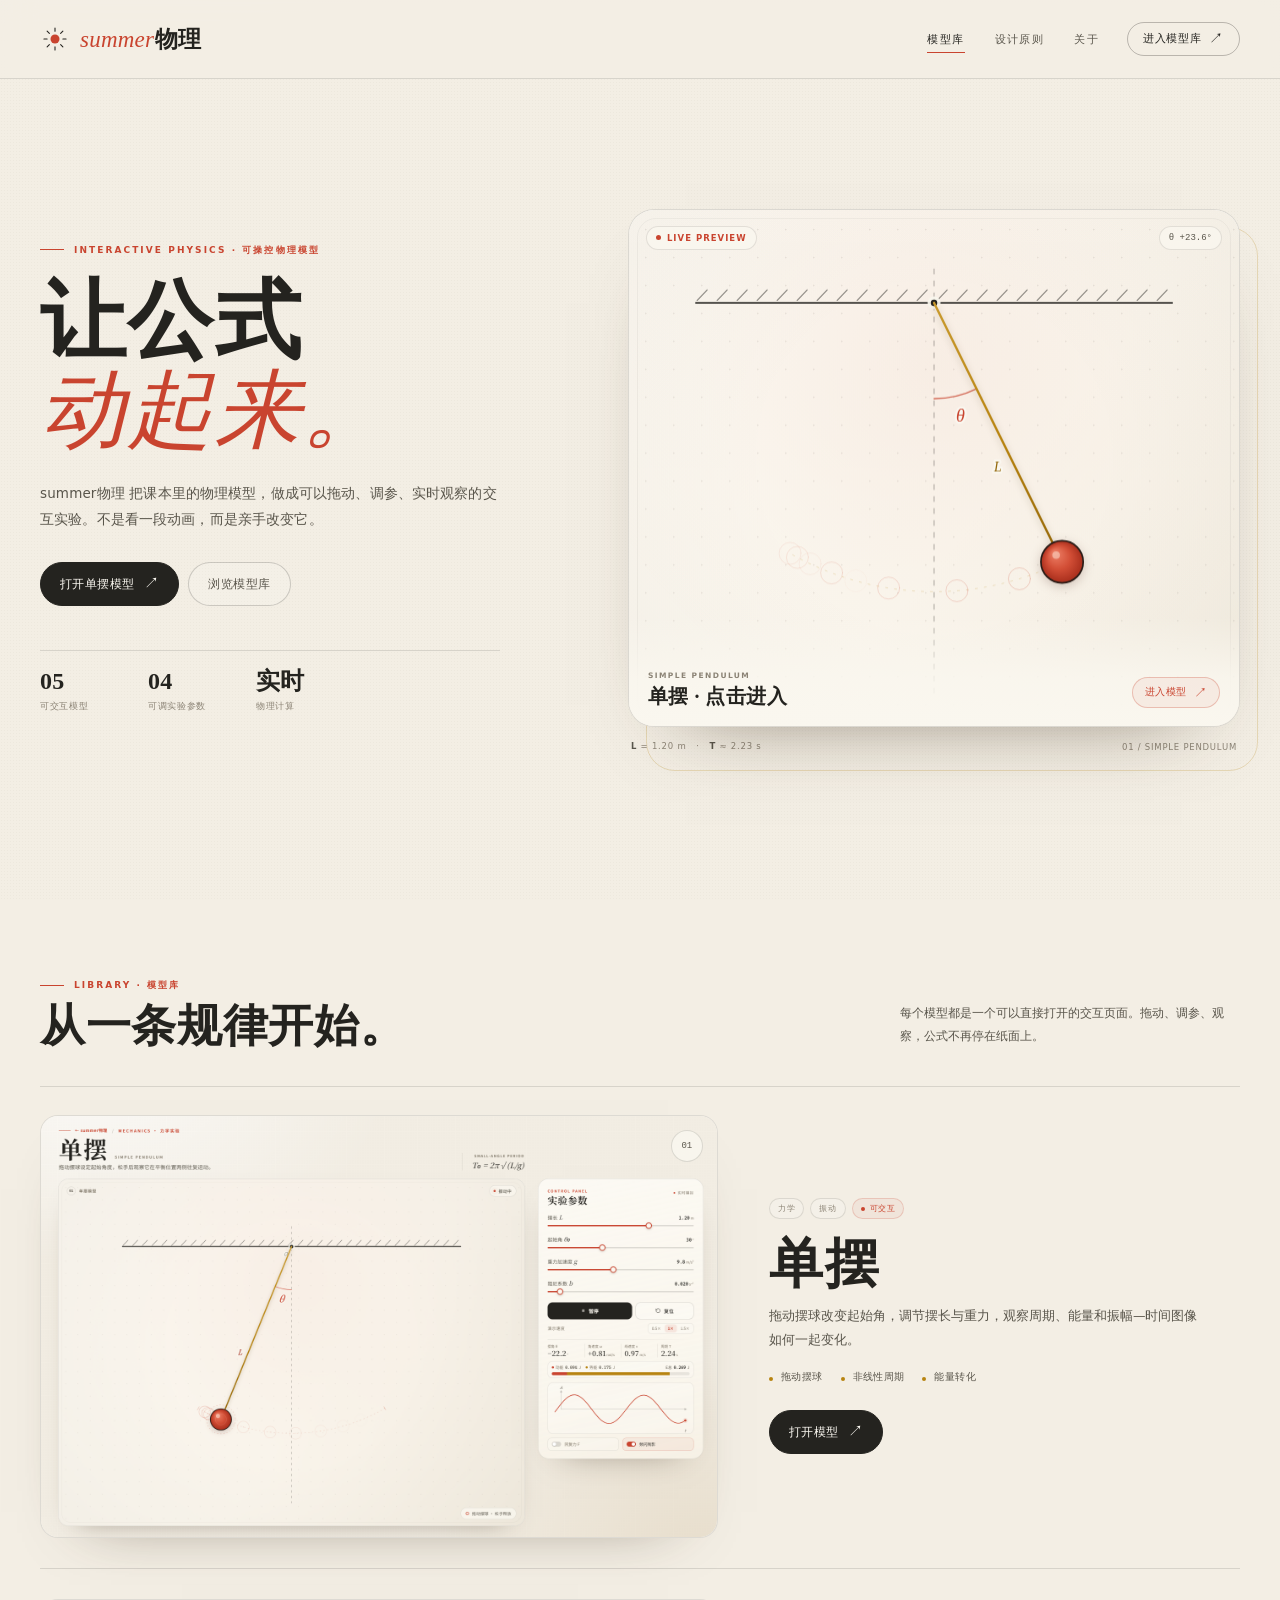
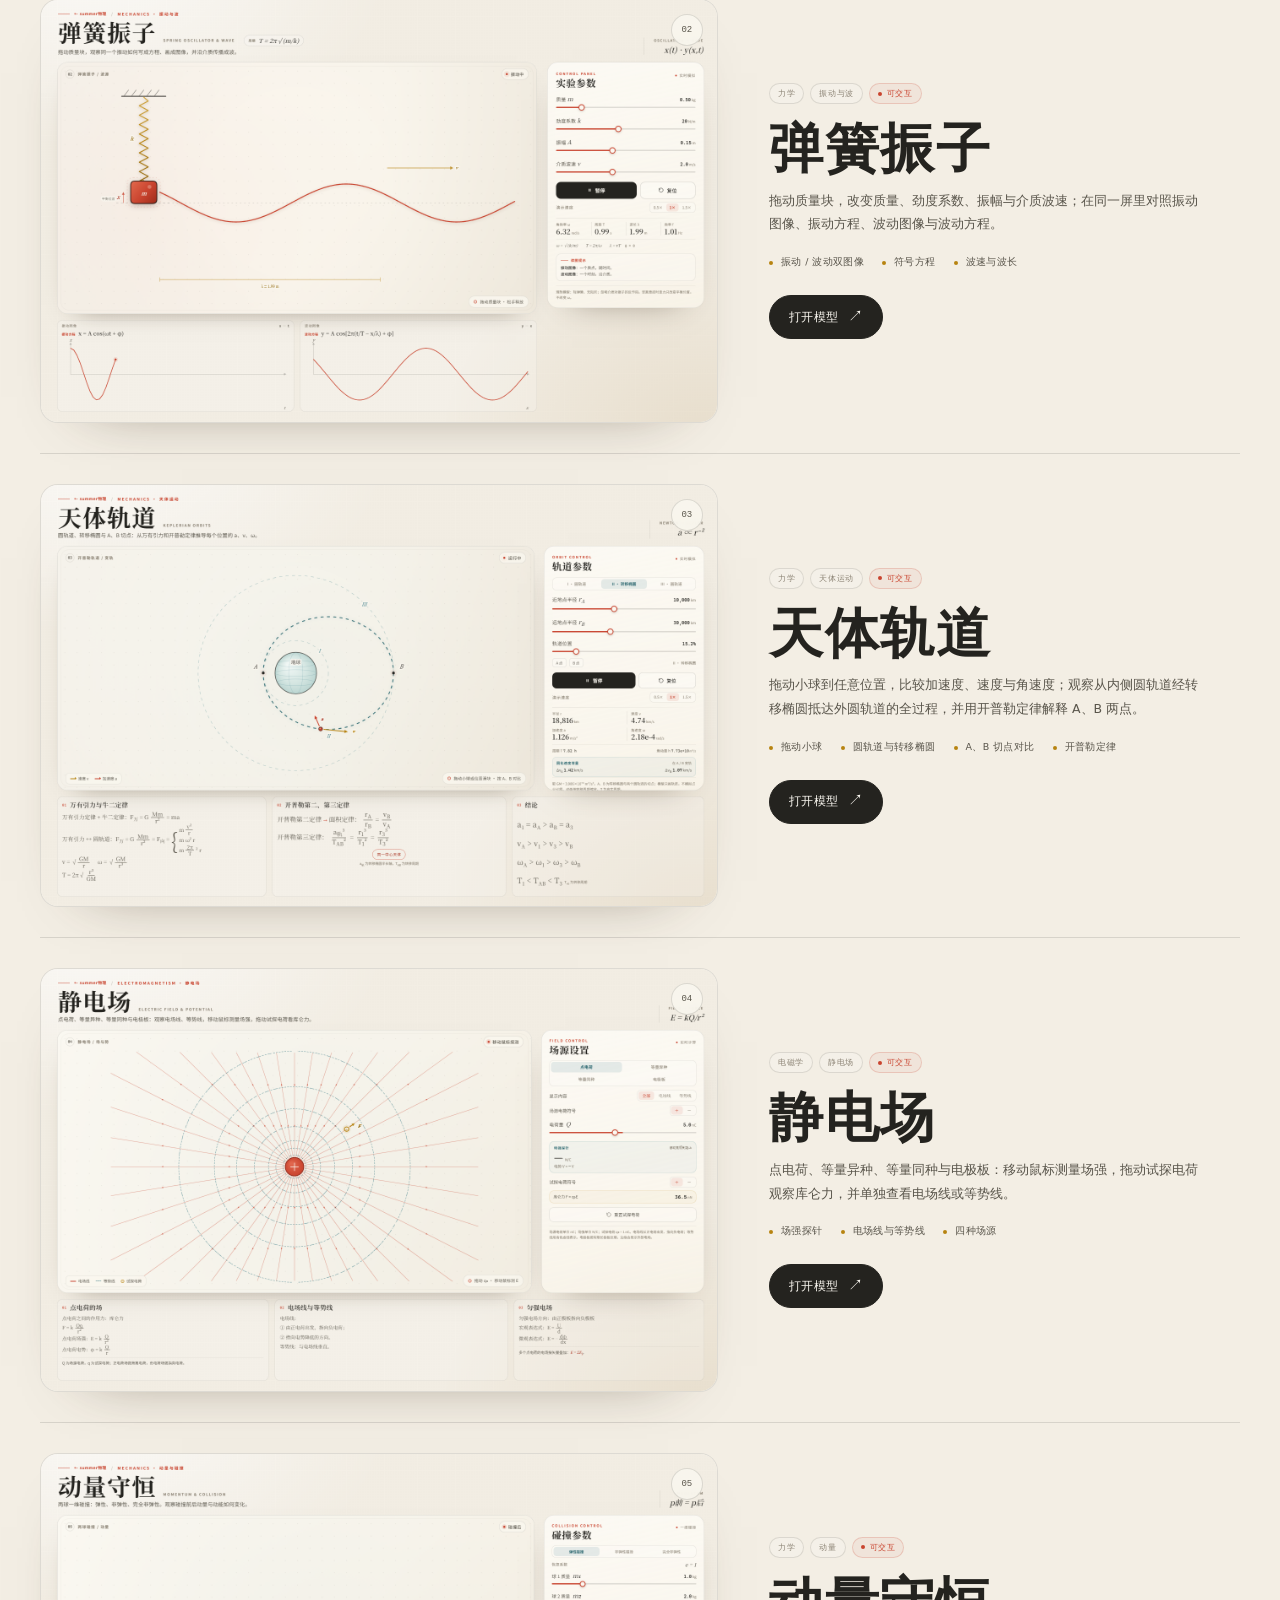
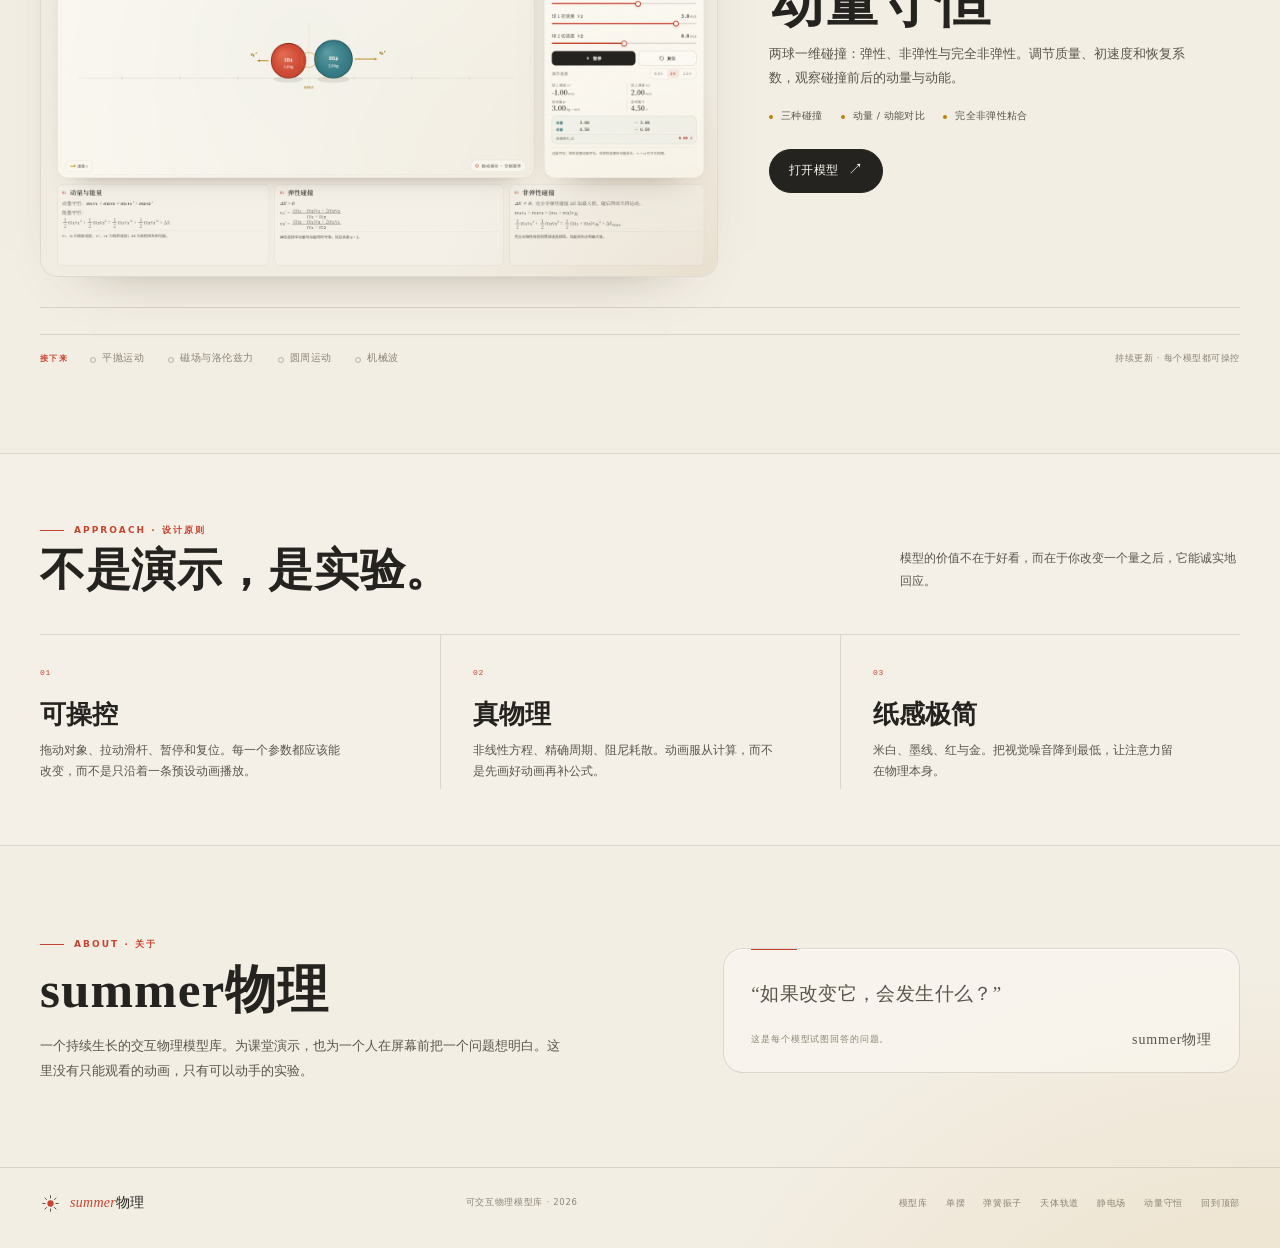
<file: index.html>
<!doctype html>
<html lang="zh-CN">
<head>
<meta charset="utf-8">
<meta name="viewport" content="width=device-width,initial-scale=1,viewport-fit=cover">
<title>summer物理 · 可操控的物理模型</title>
<meta name="description" content="summer物理是一个可操控的物理模型库。拖动、调参、实时观察，让公式开始运动。">
<meta name="theme-color" content="#f3eee4">
<link rel="icon" href="assets/favicon.svg" type="image/svg+xml">
<link rel="stylesheet" href="assets/site.css">
</head>
<body id="top">
<a class="skip-link" href="#main">跳到主要内容</a>

<svg width="0" height="0" aria-hidden="true" style="position:absolute">
  <symbol id="sun-mark" viewBox="0 0 32 32">
    <g fill="none" stroke="#24231f" stroke-width="1.15" stroke-linecap="round">
      <path d="M16 4.2v3.4"/><path d="M16 24.4v3.4"/>
      <path d="M4.2 16h3.4"/><path d="M24.4 16h3.4"/>
      <path d="M7.6 7.6l2.4 2.4"/><path d="M22 22l2.4 2.4"/>
      <path d="M24.4 7.6L22 10"/><path d="M10 22l-2.4 2.4"/>
    </g>
    <circle cx="16" cy="16" r="4.8" fill="#c9442f"/>
  </symbol>
</svg>

<header class="site-nav">
  <div class="shell nav-inner">
    <a class="brand" href="#top" aria-label="summer物理首页">
      <svg class="brand-mark" aria-hidden="true"><use href="#sun-mark"/></svg>
      <span class="brand-name"><em>summer</em><span>物理</span></span>
    </a>
    <nav class="nav-links" aria-label="主导航">
      <a href="#models" class="active">模型库</a>
      <a href="#principles">设计原则</a>
      <a href="#about">关于</a>
    </nav>
    <a class="nav-cta" href="#models">进入模型库 <span>↗</span></a>
  </div>
</header>

<main id="main">
  <section class="shell hero" aria-labelledby="hero-title">
    <div class="hero-copy">
      <div class="eyebrow">INTERACTIVE PHYSICS · 可操控物理模型</div>
      <h1 id="hero-title"><span>让公式</span><span><em>动起来。</em></span></h1>
      <p class="lede">summer物理 把课本里的物理模型，做成可以拖动、调参、实时观察的交互实验。不是看一段动画，而是亲手改变它。</p>
      <div class="hero-actions">
        <a class="btn primary" href="models/pendulum.html">打开单摆模型 <span class="arrow">↗</span></a>
        <a class="btn ghost" href="#models">浏览模型库</a>
      </div>
      <div class="hero-facts" aria-label="网站信息">
        <div><b>05</b><span>可交互模型</span></div>
        <div><b>04</b><span>可调实验参数</span></div>
        <div><b>实时</b><span>物理计算</span></div>
      </div>
    </div>

    <div class="hero-stage">
      <a class="live-card" href="models/pendulum.html" aria-label="打开单摆交互模型">
        <canvas id="hero-canvas" aria-hidden="true"></canvas>
        <span class="live-top">
          <span class="live-pill"><i></i>LIVE PREVIEW</span>
          <span class="live-angle" id="hero-angle">θ +30.0°</span>
        </span>
        <span class="live-bottom">
          <span>
            <span class="k">SIMPLE PENDULUM</span>
            <b>单摆 · 点击进入</b>
          </span>
          <span class="live-open">进入模型 <span class="arrow">↗</span></span>
        </span>
      </a>
      <div class="hero-note">
        <span><b>L</b> = 1.20 m　·　<b>T</b> ≈ 2.23 s</span>
        <span>01 / SIMPLE PENDULUM</span>
      </div>
    </div>
  </section>

  <section class="shell section models-section" id="models" aria-labelledby="models-title">
    <div class="section-head">
      <div>
        <div class="eyebrow">LIBRARY · 模型库</div>
        <h2 id="models-title">从一条规律开始。</h2>
      </div>
      <p>每个模型都是一个可以直接打开的交互页面。拖动、调参、观察，公式不再停在纸面上。</p>
    </div>

    <article class="model-feature">
      <a class="feature-visual" href="models/pendulum.html" aria-label="打开单摆模型">
        <img src="assets/pendulum-preview.png" alt="单摆可操控模型界面预览：左侧是摆球与深金色摆线，右侧是参数控制台、能量条和振幅时间图像" loading="lazy">
        <span class="feature-index">01</span>
      </a>
      <div class="feature-copy">
        <div class="meta">
          <span>力学</span>
          <span>振动</span>
          <span class="status"><i></i>可交互</span>
        </div>
        <h3>单摆</h3>
        <p>拖动摆球改变起始角，调节摆长与重力，观察周期、能量和振幅—时间图像如何一起变化。</p>
        <ul class="feature-list">
          <li>拖动摆球</li>
          <li>非线性周期</li>
          <li>能量转化</li>
        </ul>
        <a class="btn primary" href="models/pendulum.html">打开模型 <span class="arrow">↗</span></a>
      </div>
    </article>

    <article class="model-feature">
      <a class="feature-visual" href="models/spring.html" aria-label="打开弹簧振子模型">
        <img src="assets/spring-preview.png" alt="弹簧振子模型界面预览：竖直弹簧振子驱动横波，右侧是参数控制台，下方是振动图像和波动图像" loading="lazy">
        <span class="feature-index">02</span>
      </a>
      <div class="feature-copy">
        <div class="meta">
          <span>力学</span>
          <span>振动与波</span>
          <span class="status"><i></i>可交互</span>
        </div>
        <h3>弹簧振子</h3>
        <p>拖动质量块，改变质量、劲度系数、振幅与介质波速；在同一屏里对照振动图像、振动方程、波动图像与波动方程。</p>
        <ul class="feature-list">
          <li>振动 / 波动双图像</li>
          <li>符号方程</li>
          <li>波速与波长</li>
        </ul>
        <a class="btn primary" href="models/spring.html">打开模型 <span class="arrow">↗</span></a>
      </div>
    </article>

    <article class="model-feature">
      <a class="feature-visual" href="models/orbit.html" aria-label="打开天体轨道模型">
        <img src="assets/orbit-preview.png" alt="天体轨道模型界面预览：地球位于中心，内圆轨道、转移椭圆与外圆轨道上标出 A、B 两点，卫星正在转移椭圆上运动" loading="lazy">
        <span class="feature-index">03</span>
      </a>
      <div class="feature-copy">
        <div class="meta">
          <span>力学</span>
          <span>天体运动</span>
          <span class="status"><i></i>可交互</span>
        </div>
        <h3>天体轨道</h3>
        <p>拖动小球到任意位置，比较加速度、速度与角速度；观察从内侧圆轨道经转移椭圆抵达外圆轨道的全过程，并用开普勒定律解释 A、B 两点。</p>
        <ul class="feature-list">
          <li>拖动小球</li>
          <li>圆轨道与转移椭圆</li>
          <li>A、B 切点对比</li>
          <li>开普勒定律</li>
        </ul>
        <a class="btn primary" href="models/orbit.html">打开模型 <span class="arrow">↗</span></a>
      </div>
    </article>

    <article class="model-feature">
      <a class="feature-visual" href="models/electrostatics.html" aria-label="打开静电场模型">
        <img src="assets/electrostatics-preview.png" alt="静电场模型界面预览：正电荷周围的电场线与等势线，右侧是场源设置、场强探针和试探电荷" loading="lazy">
        <span class="feature-index">04</span>
      </a>
      <div class="feature-copy">
        <div class="meta">
          <span>电磁学</span>
          <span>静电场</span>
          <span class="status"><i></i>可交互</span>
        </div>
        <h3>静电场</h3>
        <p>点电荷、等量异种、等量同种与电极板：移动鼠标测量场强，拖动试探电荷观察库仑力，并单独查看电场线或等势线。</p>
        <ul class="feature-list">
          <li>场强探针</li>
          <li>电场线与等势线</li>
          <li>四种场源</li>
        </ul>
        <a class="btn primary" href="models/electrostatics.html">打开模型 <span class="arrow">↗</span></a>
      </div>
    </article>

    <article class="model-feature">
      <a class="feature-visual" href="models/collision.html" aria-label="打开动量守恒模型">
        <img src="assets/collision-preview.png" alt="动量守恒模型界面预览：两球在轨道上碰撞，右侧是质量、初速度、恢复系数与动量/动能读数" loading="lazy">
        <span class="feature-index">05</span>
      </a>
      <div class="feature-copy">
        <div class="meta">
          <span>力学</span>
          <span>动量</span>
          <span class="status"><i></i>可交互</span>
        </div>
        <h3>动量守恒</h3>
        <p>两球一维碰撞：弹性、非弹性与完全非弹性。调节质量、初速度和恢复系数，观察碰撞前后的动量与动能。</p>
        <ul class="feature-list">
          <li>三种碰撞</li>
          <li>动量 / 动能对比</li>
          <li>完全非弹性粘合</li>
        </ul>
        <a class="btn primary" href="models/collision.html">打开模型 <span class="arrow">↗</span></a>
      </div>
    </article>

    <div class="roadmap" aria-label="后续模型计划">
      <span class="label">接下来</span>
      <ul>
        <li>平抛运动</li>
        <li>磁场与洛伦兹力</li>
        <li>圆周运动</li>
        <li>机械波</li>
      </ul>
      <span class="more">持续更新 · 每个模型都可操控</span>
    </div>
  </section>

  <section class="principles" id="principles" aria-labelledby="principles-title">
    <div class="shell section">
      <div class="section-head">
        <div>
          <div class="eyebrow">APPROACH · 设计原则</div>
          <h2 id="principles-title">不是演示，是实验。</h2>
        </div>
        <p>模型的价值不在于好看，而在于你改变一个量之后，它能诚实地回应。</p>
      </div>
      <div class="principle-grid">
        <article class="principle">
          <span class="num">01</span>
          <h3>可操控</h3>
          <p>拖动对象、拉动滑杆、暂停和复位。每一个参数都应该能改变，而不是只沿着一条预设动画播放。</p>
        </article>
        <article class="principle">
          <span class="num">02</span>
          <h3>真物理</h3>
          <p>非线性方程、精确周期、阻尼耗散。动画服从计算，而不是先画好动画再补公式。</p>
        </article>
        <article class="principle">
          <span class="num">03</span>
          <h3>纸感极简</h3>
          <p>米白、墨线、红与金。把视觉噪音降到最低，让注意力留在物理本身。</p>
        </article>
      </div>
    </div>
  </section>

  <section class="shell about" id="about" aria-labelledby="about-title">
    <div>
      <div class="eyebrow">ABOUT · 关于</div>
      <h2 id="about-title">summer物理</h2>
      <p>一个持续生长的交互物理模型库。为课堂演示，也为一个人在屏幕前把一个问题想明白。这里没有只能观看的动画，只有可以动手的实验。</p>
    </div>
    <aside class="about-card">
      <p class="quote">“如果改变它，会发生什么？”</p>
      <div class="sig"><span>这是每个模型试图回答的问题。</span><b>summer物理</b></div>
    </aside>
  </section>
</main>

<footer class="site-footer">
  <div class="shell footer-inner">
    <a class="footer-brand" href="#top" aria-label="回到 summer物理 首页">
      <svg class="brand-mark" aria-hidden="true"><use href="#sun-mark"/></svg>
      <span><em>summer</em>物理</span>
    </a>
    <span class="footer-note">可交互物理模型库 · 2026</span>
    <div class="footer-links">
      <a href="#models">模型库</a>
      <a href="models/pendulum.html">单摆</a>
      <a href="models/spring.html">弹簧振子</a>
      <a href="models/orbit.html">天体轨道</a>
      <a href="models/electrostatics.html">静电场</a>
      <a href="models/collision.html">动量守恒</a>
      <a href="#top">回到顶部</a>
    </div>
  </div>
</footer>

<script src="assets/site.js"></script>
</body>
</html>
</file>
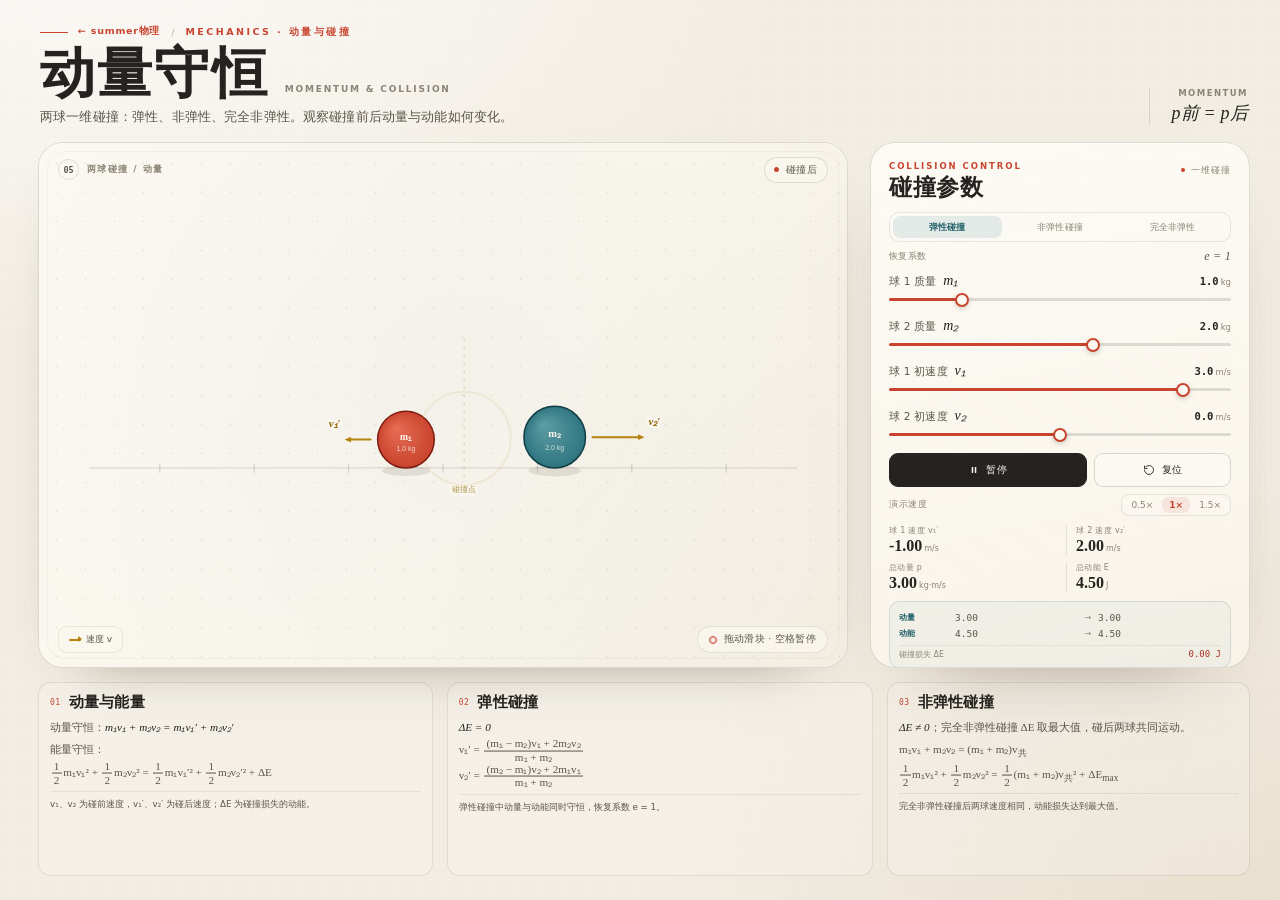
<file: models/collision.html>
<!doctype html>
<html lang="zh-CN">
<head>
<meta charset="utf-8">
<meta name="viewport" content="width=device-width,initial-scale=1,viewport-fit=cover">
<title>动量守恒 · summer物理</title>
<meta name="description" content="两球一维碰撞交互模型：弹性碰撞、非弹性碰撞、完全非弹性碰撞，实时比较碰撞前后动量与动能。">
<meta name="theme-color" content="#f3eee4">
<link rel="icon" href="../assets/favicon.svg" type="image/svg+xml">
<style>
  :root{
    --paper:#f3eee4;
    --paper-hi:#fbf8f1;
    --ink:#24231f;
    --ink-soft:#59554b;
    --muted:#8b8375;
    --red:#c9442f;
    --red-deep:#a72f1e;
    --gold:#b78310;
    --gold-deep:#93670a;
    --teal:#2f7580;
    --teal-deep:#1f5f68;
    --line:rgba(36,35,31,.13);
    --line-soft:rgba(36,35,31,.075);
    --serif:"Noto Serif SC","Songti SC","STSong",Georgia,serif;
    --sans:"Noto Sans SC","Microsoft YaHei","PingFang SC",system-ui,sans-serif;
    --mono:"Cascadia Mono","SFMono-Regular",Consolas,monospace;
  }
  *{box-sizing:border-box;-webkit-tap-highlight-color:transparent}
  html,body{height:100%}
  body{
    margin:0;overflow:hidden;color:var(--ink);font-family:var(--sans);
    background:
      radial-gradient(1100px 680px at 8% -8%,rgba(255,255,255,.72),transparent 64%),
      radial-gradient(1000px 760px at 98% 104%,rgba(188,158,108,.18),transparent 62%),
      var(--paper);
    -webkit-font-smoothing:antialiased;
  }
  body::before{
    content:"";position:fixed;inset:0;pointer-events:none;z-index:0;
    background-image:radial-gradient(rgba(58,48,34,.13) .55px,transparent .7px);
    background-size:3px 3px;opacity:.22;mix-blend-mode:multiply;
  }
  button,input{font:inherit;color:inherit}
  button{cursor:pointer}
  #app{
    position:relative;z-index:1;height:100dvh;max-width:1780px;margin:0 auto;
    display:grid;grid-template-columns:minmax(0,1fr) 380px;
    grid-template-rows:auto minmax(0,1fr) 194px;
    gap:14px 22px;padding:24px 30px 24px 38px;
  }

  header{grid-column:1/-1;grid-row:1;display:flex;align-items:flex-end;justify-content:space-between;gap:26px;min-width:0;padding:1px 2px 0}
  .kicker{display:flex;align-items:center;gap:10px;color:var(--red);font-size:9.5px;font-weight:700;letter-spacing:.26em;text-transform:uppercase}
  .kicker::before{content:"";width:28px;height:1px;background:var(--red)}
  .kicker a{color:var(--red);text-decoration:none;text-transform:none;letter-spacing:.08em;border-bottom:1px solid transparent;transition:border-color .18s,color .18s}
  .kicker a:hover{color:var(--red-deep);border-color:rgba(201,68,47,.45)}
  .kicker .kicker-slash{color:var(--muted);opacity:.55;font-weight:400;letter-spacing:0;margin:0 1px}
  .title-line{display:flex;align-items:baseline;gap:16px;margin:6px 0 4px}
  h1{margin:0;font-family:var(--serif);font-size:clamp(38px,4.3vw,56px);line-height:1.06;font-weight:700;letter-spacing:.04em}
  .title-line .en{font-size:9px;letter-spacing:.2em;color:var(--muted);font-weight:600;white-space:nowrap}
  header p{margin:0;font-size:12.5px;line-height:1.65;color:var(--ink-soft);letter-spacing:.012em}
  .formula-stamp{display:flex;flex-direction:column;align-items:flex-end;gap:3px;padding-left:22px;border-left:1px solid var(--line);white-space:nowrap;margin-bottom:3px}
  .formula-stamp span{font-size:8.5px;letter-spacing:.17em;color:var(--muted);font-weight:600}
  .formula-stamp b{font-family:var(--serif);font-style:italic;font-size:18px;font-weight:500;letter-spacing:.01em}

  .stage{
    grid-column:1;grid-row:2;position:relative;min-width:0;min-height:0;overflow:hidden;
    border:1px solid rgba(36,35,31,.15);border-radius:25px;background:var(--paper-hi);
    box-shadow:0 1px 0 rgba(255,255,255,.9) inset,0 26px 60px -48px rgba(56,40,22,.7);
  }
  .stage::after{content:"";position:absolute;inset:8px;border-radius:18px;border:1px solid rgba(36,35,31,.045);pointer-events:none}
  #canvas{display:block;width:100%;height:100%;touch-action:none}
  .stage-top{position:absolute;left:19px;right:19px;top:14px;display:flex;align-items:center;justify-content:space-between;gap:12px;pointer-events:none}
  .stage-tag{display:flex;align-items:center;gap:8px;font-size:9px;letter-spacing:.16em;color:var(--muted);font-weight:600}
  .stage-tag span{display:inline-grid;place-items:center;width:21px;height:21px;border:1px solid var(--line);border-radius:50%;font-family:var(--mono);font-size:8.5px;letter-spacing:0;color:var(--ink-soft)}
  .status{display:flex;align-items:center;gap:7px;padding:5px 10px 5px 9px;border:1px solid rgba(36,35,31,.12);border-radius:999px;background:rgba(250,247,239,.72);backdrop-filter:blur(8px);font-size:10px;color:var(--ink-soft);letter-spacing:.04em}
  .status i{width:5px;height:5px;border-radius:50%;background:var(--red);box-shadow:0 0 0 0 rgba(201,68,47,.45);animation:pulse 1.9s ease-out infinite}
  .status b{font-weight:500}
  .status.paused i{background:#9d9588;animation:none;box-shadow:none}
  @keyframes pulse{0%{box-shadow:0 0 0 0 rgba(201,68,47,.4)}70%{box-shadow:0 0 0 6px rgba(201,68,47,0)}100%{box-shadow:0 0 0 0 rgba(201,68,47,0)}}
  .stage-bottom{position:absolute;left:19px;right:19px;bottom:14px;display:flex;align-items:flex-end;justify-content:space-between;gap:12px;pointer-events:none}
  .legend{display:flex;align-items:center;gap:14px;padding:6px 10px;border:1px solid rgba(36,35,31,.09);border-radius:9px;background:rgba(250,247,239,.72);backdrop-filter:blur(6px);font-size:9px;color:var(--ink-soft)}
  .legend span{display:flex;align-items:center;gap:5px;white-space:nowrap}
  .legend i{display:block;width:12px;height:2px;border-radius:2px;background:var(--gold);position:relative}
  .legend i::after{content:"";position:absolute;right:-1px;top:-2.5px;border-left:4px solid var(--gold);border-top:3px solid transparent;border-bottom:3px solid transparent}
  .hint{display:flex;align-items:center;gap:7px;margin-left:auto;padding:6px 11px;border:1px solid rgba(36,35,31,.1);border-radius:999px;background:rgba(250,247,239,.76);backdrop-filter:blur(6px);font-size:9.5px;color:var(--ink-soft);letter-spacing:.03em}
  .hint::before{content:"";width:6px;height:6px;border-radius:50%;border:1px solid var(--red);box-shadow:inset 0 0 0 1.5px rgba(201,68,47,.25)}

  .panel{
    grid-column:2;grid-row:2;align-self:stretch;min-height:0;overflow:auto;
    padding:18px 18px 15px;border:1px solid rgba(36,35,31,.14);border-radius:25px;
    background:linear-gradient(168deg,rgba(255,253,248,.79),rgba(255,251,241,.56));
    backdrop-filter:blur(14px);-webkit-backdrop-filter:blur(14px);
    box-shadow:0 1px 0 rgba(255,255,255,.86) inset,0 32px 80px -58px rgba(56,40,22,.62);
    scrollbar-width:none;
  }
  .panel::-webkit-scrollbar{display:none}
  .panel-head{display:flex;align-items:flex-start;justify-content:space-between;gap:12px;margin-bottom:10px}
  .eyebrow{font-size:8.5px;font-weight:700;letter-spacing:.23em;color:var(--red)}
  .panel h2{font-family:var(--serif);font-size:23px;line-height:1.2;font-weight:700;margin:3px 0 0;letter-spacing:.03em}
  .panel-note{font-size:8.5px;letter-spacing:.12em;color:var(--muted);padding-top:4px;white-space:nowrap}
  .panel-note::before{content:"";display:inline-block;width:4px;height:4px;border-radius:50%;background:var(--red);margin-right:6px;vertical-align:1px}

  .mode-tabs{display:grid;grid-template-columns:repeat(3,minmax(0,1fr));gap:4px;padding:3px;border:1px solid rgba(36,35,31,.1);border-radius:10px;background:rgba(255,255,255,.16)}
  .mode-tabs button{border:0;background:none;padding:6px 2px;border-radius:7px;font-size:8.5px;letter-spacing:.02em;color:var(--muted);line-height:1.2;transition:background .15s,color .15s}
  .mode-tabs button:hover{color:var(--ink-soft)}
  .mode-tabs button.on{background:rgba(47,117,128,.12);color:var(--teal-deep);font-weight:600}

  .mode-note{display:flex;align-items:center;justify-content:space-between;gap:8px;margin-top:7px;font-size:9px;color:var(--muted);letter-spacing:.03em}
  .mode-note b{font-family:var(--serif);font-style:italic;font-size:12px;font-weight:500;color:var(--ink-soft)}

  .control{display:block;margin:8px 0 0}
  .control[hidden]{display:none}
  .control-head{display:flex;align-items:baseline;justify-content:space-between;gap:12px;margin-bottom:1px}
  .control-head .name{font-size:10.5px;color:var(--ink-soft);letter-spacing:.02em}
  .control-head em{font-family:var(--serif);font-style:italic;font-size:14px;color:var(--ink);margin-left:3px}
  .control-head .value{font-family:var(--mono);font-size:10.5px;color:var(--ink);font-variant-numeric:tabular-nums;white-space:nowrap}
  .control-head .value b{font-weight:600}
  .control-head .value small{font-family:var(--sans);font-size:8.5px;color:var(--muted);margin-left:2px}
  input[type=range]{-webkit-appearance:none;appearance:none;display:block;width:100%;height:18px;margin:1px 0 0;background:transparent;outline:none;--fill:50%}
  input[type=range]::-webkit-slider-runnable-track{height:3px;border-radius:3px;background:linear-gradient(to right,var(--red) 0 var(--fill),rgba(36,35,31,.14) var(--fill) 100%)}
  input[type=range]::-webkit-slider-thumb{-webkit-appearance:none;appearance:none;width:14px;height:14px;margin-top:-5.5px;border-radius:50%;background:var(--paper-hi);border:2px solid var(--red);box-shadow:0 2px 5px rgba(60,40,25,.2);transition:transform .12s}
  input[type=range]:active::-webkit-slider-thumb{transform:scale(1.12)}
  input[type=range]::-moz-range-track{height:3px;border-radius:3px;background:rgba(36,35,31,.14)}
  input[type=range]::-moz-range-progress{height:3px;border-radius:3px;background:var(--red)}
  input[type=range]::-moz-range-thumb{width:13px;height:13px;border:2px solid var(--red);border-radius:50%;background:var(--paper-hi)}

  .transport{display:grid;grid-template-columns:1.45fr 1fr;gap:7px;margin-top:9px}
  .btn{display:flex;align-items:center;justify-content:center;gap:7px;height:34px;padding:0 9px;border:1px solid rgba(36,35,31,.17);border-radius:9px;background:rgba(255,255,255,.25);font-size:10px;font-weight:500;letter-spacing:.03em;transition:background .15s,border-color .15s,transform .1s}
  .btn:hover{background:rgba(255,255,255,.55)}
  .btn:active{transform:translateY(1px)}
  .btn.primary{background:var(--ink);border-color:var(--ink);color:#fbf8f1}
  .btn.primary:hover{background:#13120f;border-color:#13120f}
  .btn svg{width:12px;height:12px;display:block}
  .btn.primary svg{width:10px;height:10px}
  .speed-row{display:flex;align-items:center;justify-content:space-between;margin-top:7px;font-size:9px;color:var(--muted);letter-spacing:.08em}
  .seg{display:flex;gap:2px;padding:2px;border:1px solid rgba(36,35,31,.1);border-radius:8px;background:rgba(255,255,255,.16)}
  .seg button{border:0;background:none;padding:3px 7px;border-radius:6px;font-size:9px;color:var(--muted);font-variant-numeric:tabular-nums}
  .seg button:hover{color:var(--ink-soft)}
  .seg button.on{background:rgba(201,68,47,.1);color:var(--red);font-weight:600}

  .stats{display:grid;grid-template-columns:1fr 1fr;gap:7px 12px;margin-top:9px}
  .stat{padding-left:9px;border-left:1px solid rgba(36,35,31,.1);min-width:0}
  .stat:nth-child(odd){padding-left:0;border-left:0}
  .stat .k{display:block;font-size:8px;letter-spacing:.04em;color:var(--muted);margin-bottom:1px;white-space:nowrap}
  .stat .v{display:flex;align-items:baseline;gap:2px;font-family:var(--serif);font-variant-numeric:tabular-nums;white-space:nowrap}
  .stat .v b{font-size:16px;font-weight:600;line-height:1.15}
  .stat .v small{font-family:var(--sans);font-size:8px;font-weight:400;color:var(--muted)}

  .cons-card{margin-top:8px;padding:8px 9px 7px;border:1px solid rgba(47,117,128,.17);border-radius:10px;background:rgba(47,117,128,.045)}
  .cons-row{display:grid;grid-template-columns:52px 1fr 12px 1fr;align-items:center;gap:4px;font-size:8.5px;color:var(--muted);line-height:1.7}
  .cons-row .lab{font-size:8px;letter-spacing:.06em;color:var(--teal-deep);font-weight:600}
  .cons-row b{font-family:var(--mono);font-size:9.5px;font-weight:500;color:var(--ink-soft);font-variant-numeric:tabular-nums}
  .cons-row i{font-style:normal;color:var(--muted);font-size:8px;text-align:center}
  .cons-loss{display:flex;justify-content:space-between;margin-top:3px;padding-top:3px;border-top:1px solid rgba(36,35,31,.07);font-size:8px;color:var(--muted)}
  .cons-loss b{font-family:var(--mono);font-size:9px;font-weight:500;color:var(--red-deep)}

  .panel-foot{margin-top:8px;padding-top:7px;border-top:1px solid var(--line-soft);font-size:8px;line-height:1.55;color:var(--muted)}

  .derivation{grid-column:1/-1;grid-row:3;display:grid;grid-template-columns:1fr 1.08fr .92fr;gap:14px;min-height:0}
  .derivation-card{min-width:0;min-height:0;overflow:hidden;padding:10px 11px 8px;border:1px solid rgba(36,35,31,.1);border-radius:13px;background:rgba(255,255,255,.2)}
  .card-head{display:flex;align-items:center;gap:8px;margin-bottom:5px}
  .card-head .num{font-family:var(--mono);font-size:8px;color:var(--red);letter-spacing:.06em}
  .card-head h3{margin:0;font-family:var(--serif);font-size:15px;font-weight:600;letter-spacing:.02em;line-height:1.2}
  .formula{font-family:var(--serif);font-size:11.2px;line-height:2;color:var(--ink-soft)}
  .formula b{font-weight:500;color:var(--ink);font-style:italic}
  .compare{margin-top:5px;padding-top:5px;border-top:1px solid var(--line-soft);font-size:8.7px;line-height:1.7;color:var(--ink-soft)}
  .compare b{font-family:var(--serif);font-weight:600;color:var(--red-deep);font-style:italic}
  .frac{display:inline-flex;flex-direction:column;align-items:center;justify-content:center;vertical-align:middle;line-height:1.02;margin:0 .14em;transform:translateY(-.04em)}
  .frac .num{display:block;padding:0 .2em .06em;border-bottom:1px solid currentColor;white-space:nowrap}
  .frac .den{display:block;padding:.06em .2em 0;white-space:nowrap}

  @media (max-height:860px){
    #app{grid-template-rows:auto minmax(0,1fr) 174px;gap:12px 18px;padding:18px 24px 18px 30px}
    .panel{padding:14px 15px 12px}
    .panel-head{margin-bottom:8px}
    .panel h2{font-size:21px}
    .control{margin-top:6px}
    .stats{gap:5px 12px}
    .stat .v b{font-size:15px}
    .derivation-card{padding:8px 9px 6px}
    .formula{font-size:10px;line-height:1.85}
  }
  @media (max-height:860px) and (min-width:901px){
    body{overflow:auto}
    #app{height:auto;min-height:100dvh;grid-template-rows:auto 540px 174px}
    .panel{height:540px}
  }
  @media (max-width:1100px){
    #app{grid-template-columns:minmax(0,1fr) 350px;padding:18px 20px 18px 24px;gap:12px 16px}
    .formula-stamp{display:none}
    h1{font-size:46px}
  }
  @media (max-width:900px){
    body{overflow:auto}
    #app{display:flex;flex-direction:column;height:auto;min-height:100dvh;padding:16px;gap:12px}
    header{order:0}
    .stage{order:1;width:100%;height:56vh;min-height:380px;flex:none}
    .panel{order:2;width:100%;max-height:none;overflow:visible}
    .derivation{order:3;width:100%;grid-template-columns:1fr;gap:10px;min-height:0}
    .derivation-card{overflow:visible}
  }
  @media (max-width:560px){
    #app{padding:12px;gap:10px}
    header p{font-size:11px}
    h1{font-size:34px}
    .title-line .en{display:none}
    .stage{height:52vh;min-height:340px;border-radius:20px}
    .stage-top{left:13px;right:13px;top:11px}
    .stage-bottom{left:13px;right:13px;bottom:11px}
    .hint{font-size:8.5px}
    .panel{padding:16px 14px 14px;border-radius:20px}
  }
  @media (prefers-reduced-motion:reduce){.status i{animation:none}}
</style>
</head>
<body>
<div id="app">
  <header>
    <div>
      <div class="kicker"><a href="../index.html" title="返回 summer物理首页">← summer物理</a><span class="kicker-slash">/</span>MECHANICS · 动量与碰撞</div>
      <div class="title-line"><h1>动量守恒</h1><span class="en">MOMENTUM &amp; COLLISION</span></div>
      <p>两球一维碰撞：弹性、非弹性、完全非弹性。观察碰撞前后动量与动能如何变化。</p>
    </div>
    <div class="formula-stamp"><span>MOMENTUM</span><b>p前 = p后</b></div>
  </header>

  <section class="stage" id="stage">
    <canvas id="canvas"></canvas>
    <div class="stage-top">
      <div class="stage-tag"><span>05</span>两球碰撞 / 动量</div>
      <div class="status" id="status"><i></i><b id="statusText">碰撞前</b></div>
    </div>
    <div class="stage-bottom">
      <div class="legend"><span><i></i>速度 v</span></div>
      <div class="hint">拖动滑块 · 空格暂停</div>
    </div>
  </section>

  <aside class="panel">
    <div class="panel-head">
      <div><div class="eyebrow">COLLISION CONTROL</div><h2>碰撞参数</h2></div>
      <span class="panel-note">一维碰撞</span>
    </div>

    <div class="mode-tabs" id="modeTabs">
      <button type="button" data-mode="elastic" class="on">弹性碰撞</button>
      <button type="button" data-mode="inelastic">非弹性碰撞</button>
      <button type="button" data-mode="perfect">完全非弹性</button>
    </div>

    <div class="mode-note"><span>恢复系数</span><b id="modeNote">e = 1</b></div>

    <label class="control">
      <span class="control-head"><span class="name">球 1 质量 <em>m₁</em></span><span class="value"><b id="m1Val">1.0</b><small>kg</small></span></span>
      <input id="m1Range" type="range" min="0.5" max="3" step="0.1" value="1" aria-label="球1质量">
    </label>
    <label class="control">
      <span class="control-head"><span class="name">球 2 质量 <em>m₂</em></span><span class="value"><b id="m2Val">2.0</b><small>kg</small></span></span>
      <input id="m2Range" type="range" min="0.5" max="3" step="0.1" value="2" aria-label="球2质量">
    </label>
    <label class="control">
      <span class="control-head"><span class="name">球 1 初速度 <em>v₁</em></span><span class="value"><b id="u1Val">3.0</b><small>m/s</small></span></span>
      <input id="u1Range" type="range" min="-4" max="4" step="0.1" value="3" aria-label="球1初速度">
    </label>
    <label class="control">
      <span class="control-head"><span class="name">球 2 初速度 <em>v₂</em></span><span class="value"><b id="u2Val">0.0</b><small>m/s</small></span></span>
      <input id="u2Range" type="range" min="-4" max="4" step="0.1" value="0" aria-label="球2初速度">
    </label>
    <label class="control" id="eControl" hidden>
      <span class="control-head"><span class="name">恢复系数 <em>e</em></span><span class="value"><b id="eVal">0.50</b></span></span>
      <input id="eRange" type="range" min="0.1" max="0.9" step="0.05" value="0.5" aria-label="恢复系数">
    </label>

    <div class="transport">
      <button id="playBtn" class="btn primary" type="button"><span id="playIcon"></span><span id="playText">暂停</span></button>
      <button id="resetBtn" class="btn" type="button">
        <svg viewBox="0 0 24 24" fill="none" stroke="currentColor" stroke-width="1.8" stroke-linecap="round" stroke-linejoin="round" aria-hidden="true"><path d="M3 12a9 9 0 1 0 2.6-6.4"/><path d="M3 4v5h5"/></svg>
        复位
      </button>
    </div>
    <div class="speed-row">
      <span>演示速度</span>
      <div class="seg" id="speedSeg">
        <button type="button" data-speed="0.5">0.5×</button>
        <button type="button" data-speed="1" class="on">1×</button>
        <button type="button" data-speed="1.5">1.5×</button>
      </div>
    </div>

    <div class="stats">
      <div class="stat"><span class="k" id="v1Label">球 1 速度 v₁</span><span class="v"><b id="v1Val">3.00</b><small>m/s</small></span></div>
      <div class="stat"><span class="k" id="v2Label">球 2 速度 v₂</span><span class="v"><b id="v2Val">0.00</b><small>m/s</small></span></div>
      <div class="stat"><span class="k">总动量 p</span><span class="v"><b id="pVal">3.00</b><small>kg·m/s</small></span></div>
      <div class="stat"><span class="k">总动能 E</span><span class="v"><b id="eVal2">4.50</b><small>J</small></span></div>
    </div>

    <div class="cons-card">
      <div class="cons-row"><span class="lab">动量</span><b id="pBefore">3.00</b><i>→</i><b id="pAfter">—</b></div>
      <div class="cons-row"><span class="lab">动能</span><b id="eBefore">4.50</b><i>→</i><b id="eAfter">—</b></div>
      <div class="cons-loss"><span>碰撞损失 ΔE</span><b id="lossVal">—</b></div>
    </div>

    <div class="panel-foot">
      动量守恒；弹性碰撞动能守恒，非弹性碰撞有动能损失。v₁ &gt; v₂ 时才会相撞。
    </div>
  </aside>

  <section class="derivation">
    <article class="derivation-card">
      <div class="card-head"><span class="num">01</span><h3>动量与能量</h3></div>
      <div class="formula">
        动量守恒：<b>m₁v₁ + m₂v₂ = m₁v₁′ + m₂v₂′</b><br>
        能量守恒：<br>
        <span class="frac"><span class="num">1</span><span class="den">2</span></span>m₁v₁² +
        <span class="frac"><span class="num">1</span><span class="den">2</span></span>m₂v₂²
        =
        <span class="frac"><span class="num">1</span><span class="den">2</span></span>m₁v₁′² +
        <span class="frac"><span class="num">1</span><span class="den">2</span></span>m₂v₂′² + ΔE
      </div>
      <div class="compare">
        v₁、v₂ 为碰前速度，v₁′、v₂′ 为碰后速度；ΔE 为碰撞损失的动能。
      </div>
    </article>
    <article class="derivation-card">
      <div class="card-head"><span class="num">02</span><h3>弹性碰撞</h3></div>
      <div class="formula">
        <b>ΔE = 0</b><br>
        v₁′ = <span class="frac"><span class="num">(m₁ − m₂)v₁ + 2m₂v₂</span><span class="den">m₁ + m₂</span></span><br>
        v₂′ = <span class="frac"><span class="num">(m₂ − m₁)v₂ + 2m₁v₁</span><span class="den">m₁ + m₂</span></span>
      </div>
      <div class="compare">
        弹性碰撞中动量与动能同时守恒，恢复系数 e = 1。
      </div>
    </article>
    <article class="derivation-card">
      <div class="card-head"><span class="num">03</span><h3>非弹性碰撞</h3></div>
      <div class="formula">
        <b>ΔE ≠ 0</b>；完全非弹性碰撞 ΔE 取最大值，碰后两球共同运动。<br>
        m₁v₁ + m₂v₂ = (m₁ + m₂)v<sub>共</sub><br>
        <span class="frac"><span class="num">1</span><span class="den">2</span></span>m₁v₁² +
        <span class="frac"><span class="num">1</span><span class="den">2</span></span>m₂v₂²
        =
        <span class="frac"><span class="num">1</span><span class="den">2</span></span>(m₁ + m₂)v<sub>共</sub>² + ΔE<sub>max</sub>
      </div>
      <div class="compare">
        完全非弹性碰撞后两球速度相同，动能损失达到最大值。
      </div>
    </article>
  </section>
</div>

<script>
(() => {
  "use strict";
  const $ = (s) => document.querySelector(s);
  const clamp = (v, a, b) => (v < a ? a : v > b ? b : v);
  const TRACK_HALF = 3.75;

  const canvas = $("#canvas");
  const ctx = canvas.getContext("2d");
  const state = {
    mode: "elastic",
    m1: 1,
    m2: 2,
    u1: 3,
    u2: 0,
    e: 0.5,
    x1: -1.8,
    x2: 0.55,
    v1: 3,
    v2: 0,
    playing: true,
    speed: 1,
    collided: false,
    finished: false,
    post: null,
    flash: 0,
    t: 0,
  };
  const geom = { w: 0, h: 0, dpr: 1, cx: 0, ground: 0, scale: 100 };
  let bgCanvas = null;
  let last = performance.now();

  const px = (x) => geom.cx + x * geom.scale;
  const radiusOf = (m) => 0.20 + 0.10 * Math.cbrt(m);
  const r1 = () => radiusOf(state.m1);
  const r2 = () => radiusOf(state.m2);
  const currentE = () => state.mode === "elastic" ? 1 : state.mode === "perfect" ? 0 : state.e;
  const fmt = (v) => (Math.abs(v) < 0.005 ? "0.00" : v.toFixed(2));

  function finalVelocities() {
    const { m1, m2, u1, u2 } = state, e = currentE(), M = m1 + m2;
    return {
      v1: (m1 * u1 + m2 * u2 - m2 * e * (u1 - u2)) / M,
      v2: (m1 * u1 + m2 * u2 + m1 * e * (u1 - u2)) / M,
    };
  }

  function resetSim(play) {
    state.x1 = -1.8;
    state.x2 = 0.55;
    state.v1 = state.u1;
    state.v2 = state.u2;
    state.collided = false;
    state.finished = false;
    state.post = null;
    state.flash = 0;
    state.t = 0;
    if (play !== undefined) state.playing = play;
    updateHud(true);
    draw();
  }

  function collide() {
    const f = finalVelocities();
    // 把两球摆到刚好相切的位置
    const contactX = state.x2 - r2();
    state.x1 = contactX - r1();
    state.v1 = f.v1;
    state.v2 = f.v2;
    state.collided = true;
    state.flash = 1;
    state.post = { v1: f.v1, v2: f.v2, x: contactX };
  }

  function finish() {
    state.x1 = clamp(state.x1, -TRACK_HALF + r1(), TRACK_HALF - r1());
    state.x2 = clamp(state.x2, -TRACK_HALF + r2(), TRACK_HALF - r2());
    state.finished = true;
    state.playing = false;
    updateTransport();
    updateHud(true);
  }

  function step(dt) {
    if (!state.playing || state.finished) return;
    state.t += dt;
    state.flash = Math.max(0, state.flash - dt * 2.6);
    const sub = 4;
    const h = dt / sub;
    for (let k = 0; k < sub; k++) {
      state.x1 += state.v1 * h;
      state.x2 += state.v2 * h;
      if (!state.collided && state.u1 > state.u2 + 1e-6 &&
          state.x2 - state.x1 <= r1() + r2() && state.v1 - state.v2 > 0) {
        collide();
        break;
      }
      if (state.x1 - r1() <= -TRACK_HALF || state.x2 + r2() >= TRACK_HALF) {
        finish();
        break;
      }
    }
  }

  // ------------------------------------------------------------- geometry
  function resize() {
    const rect = canvas.getBoundingClientRect();
    const w = Math.max(1, rect.width), h = Math.max(1, rect.height);
    geom.dpr = Math.min(window.devicePixelRatio || 1, 2.5);
    geom.w = w; geom.h = h;
    canvas.width = Math.round(w * geom.dpr);
    canvas.height = Math.round(h * geom.dpr);
    ctx.setTransform(geom.dpr, 0, 0, geom.dpr, 0, 0);
    geom.cx = w * 0.5;
    geom.ground = h * 0.62;
    geom.scale = Math.min((w - 100) / (TRACK_HALF * 2), (h - 170) / 3.2);
    buildBackground();
    draw();
  }

  function buildBackground() {
    const w = geom.w, h = geom.h, dpr = geom.dpr;
    const bg = document.createElement("canvas");
    bg.width = Math.round(w * dpr); bg.height = Math.round(h * dpr);
    const b = bg.getContext("2d");
    b.setTransform(dpr, 0, 0, dpr, 0, 0);
    const grad = b.createLinearGradient(0, 0, w, h);
    grad.addColorStop(0, "#fcf9f2"); grad.addColorStop(0.58, "#faf6ed"); grad.addColorStop(1, "#f4eee2");
    b.fillStyle = grad; b.fillRect(0, 0, w, h);
    const glow = b.createRadialGradient(geom.cx, geom.ground - 80, 10, geom.cx, geom.ground - 80, Math.max(w, h) * 0.65);
    glow.addColorStop(0, "rgba(47,117,128,.035)"); glow.addColorStop(1, "rgba(47,117,128,0)");
    b.fillStyle = glow; b.fillRect(0, 0, w, h);
    const step = w < 620 ? 23 : 29;
    b.fillStyle = "rgba(53,43,29,.10)";
    for (let y = step * 0.7; y < h; y += step) for (let x = step * 0.6; x < w; x += step) {
      b.beginPath(); b.arc(x, y, 0.85, 0, Math.PI * 2); b.fill();
    }
    bgCanvas = bg;
  }

  // ------------------------------------------------------------- drawing
  function arrowHead(x, y, angle, color, size = 7) {
    ctx.save(); ctx.fillStyle = color;
    ctx.beginPath(); ctx.moveTo(x, y);
    ctx.lineTo(x - Math.cos(angle - 0.42) * size, y - Math.sin(angle - 0.42) * size);
    ctx.lineTo(x - Math.cos(angle + 0.42) * size, y - Math.sin(angle + 0.42) * size);
    ctx.closePath(); ctx.fill(); ctx.restore();
  }
  function haloText(text, x, y, color, font, align = "center", baseline = "middle") {
    ctx.save(); ctx.font = font; ctx.textAlign = align; ctx.textBaseline = baseline;
    ctx.lineJoin = "round"; ctx.strokeStyle = "rgba(250,247,239,.95)"; ctx.lineWidth = 5;
    ctx.strokeText(text, x, y); ctx.fillStyle = color; ctx.fillText(text, x, y); ctx.restore();
  }

  function drawTrack() {
    const y = geom.ground;
    ctx.save();
    ctx.strokeStyle = "rgba(36,35,31,.16)";
    ctx.lineWidth = 1;
    ctx.beginPath(); ctx.moveTo(px(-TRACK_HALF), y); ctx.lineTo(px(TRACK_HALF), y); ctx.stroke();
    ctx.strokeStyle = "rgba(36,35,31,.18)";
    for (let i = -3; i <= 3; i++) {
      const x = px(i);
      ctx.beginPath(); ctx.moveTo(x, y - 4); ctx.lineTo(x, y + 5); ctx.stroke();
    }
    ctx.restore();
  }

  function drawImpact() {
    if (!state.collided || !state.post) return;
    const x = px(state.post.x);
    ctx.save();
    ctx.strokeStyle = "rgba(183,131,16,.35)";
    ctx.lineWidth = 1;
    ctx.setLineDash([3, 5]);
    ctx.beginPath(); ctx.moveTo(x, geom.ground - 130); ctx.lineTo(x, geom.ground + 10); ctx.stroke();
    ctx.restore();
    haloText("碰撞点", x, geom.ground + 22, "rgba(147,103,10,.7)",
      '500 8px "Noto Sans SC","Microsoft YaHei",sans-serif');
  }

  function drawBall(x, y, r, color, deep, label, mass, v, vLabel) {
    ctx.save();
    ctx.beginPath();
    ctx.ellipse(x, geom.ground + 3, r * 0.85, r * 0.18, 0, 0, Math.PI * 2);
    ctx.fillStyle = "rgba(50,36,20,.10)"; ctx.fill();
    ctx.restore();

    ctx.save();
    const g = ctx.createRadialGradient(x - r * 0.35, y - r * 0.38, r * 0.08, x, y, r);
    g.addColorStop(0, color === "#c9442f" ? "#e46a52" : "#5b9ba2");
    g.addColorStop(1, color);
    ctx.beginPath(); ctx.arc(x, y, r, 0, Math.PI * 2); ctx.fillStyle = g; ctx.fill();
    ctx.lineWidth = 1.5; ctx.strokeStyle = deep; ctx.stroke();
    ctx.fillStyle = "#fbf8f1";
    ctx.font = `600 ${Math.max(9, r * 0.34)}px "Noto Serif SC",serif`;
    ctx.textAlign = "center"; ctx.textBaseline = "middle";
    ctx.fillText(label, x, y - r * 0.08);
    ctx.font = `500 ${Math.max(7, r * 0.19)}px "Noto Sans SC","Microsoft YaHei",sans-serif`;
    ctx.fillStyle = "rgba(251,248,241,.78)";
    ctx.fillText(mass, x, y + r * 0.35);
    ctx.restore();

    const speed = Math.abs(v);
    if (speed > 0.04) {
      const dir = Math.sign(v);
      const len = clamp(speed * 26, 14, 118);
      const sx = x + dir * (r + 7);
      const ex = sx + dir * len;
      ctx.save();
      ctx.strokeStyle = "#b78310"; ctx.fillStyle = "#b78310"; ctx.lineWidth = 2; ctx.lineCap = "round";
      ctx.beginPath(); ctx.moveTo(sx, y); ctx.lineTo(ex - dir * 5, y); ctx.stroke();
      arrowHead(ex, y, dir > 0 ? 0 : Math.PI, "#b78310", 7);
      ctx.restore();
      haloText(vLabel, ex + dir * 10, y - 15, "#93670a",
        'italic 600 11px "Cambria Math","Noto Serif SC",Georgia,serif');
    }
  }

  function draw() {
    if (!bgCanvas) return;
    ctx.clearRect(0, 0, geom.w, geom.h);
    ctx.drawImage(bgCanvas, 0, 0, geom.w, geom.h);
    drawTrack();
    drawImpact();

    const r1p = r1() * geom.scale, r2p = r2() * geom.scale;
    const y1 = geom.ground - r1p, y2 = geom.ground - r2p;
    const x1 = px(state.x1), x2 = px(state.x2);

    if (state.mode === "perfect" && state.collided) {
      const contactX = x1 + r1p;
      const contactY = (y1 + y2) / 2;
      ctx.save();
      ctx.beginPath();
      ctx.arc(contactX, contactY, 4, 0, Math.PI * 2);
      ctx.fillStyle = "#b78310";
      ctx.fill();
      ctx.restore();
      haloText("粘合", (x1 + x2) / 2, Math.min(y1, y2) - 18, "#93670a",
        '500 9px "Noto Sans SC","Microsoft YaHei",sans-serif');
    }

    drawBall(x1, y1, r1p, "#c9442f", "#7e1d10", "m₁", `${state.m1.toFixed(1)} kg`, state.v1, state.collided ? "v₁′" : "v₁");
    drawBall(x2, y2, r2p, "#2f7580", "#123f47", "m₂", `${state.m2.toFixed(1)} kg`, state.v2, state.collided ? "v₂′" : "v₂");

    if (state.flash > 0.01 && state.post) {
      const cx = px(state.post.x);
      const cy = geom.ground - (r1p + r2p) * 0.5;
      const rad = 12 + (1 - state.flash) * 42;
      ctx.save();
      ctx.strokeStyle = `rgba(183,131,16,${0.55 * state.flash})`;
      ctx.lineWidth = 2;
      ctx.beginPath(); ctx.arc(cx, cy, rad, 0, Math.PI * 2); ctx.stroke();
      ctx.restore();
    }
  }

  // ------------------------------------------------------------- HUD
  function updateTransport() {
    $("#playIcon").innerHTML = state.playing
      ? '<svg viewBox="0 0 24 24" fill="currentColor" aria-hidden="true"><rect x="6.5" y="5" width="3.6" height="14" rx="1"/><rect x="13.9" y="5" width="3.6" height="14" rx="1"/></svg>'
      : '<svg viewBox="0 0 24 24" fill="currentColor" aria-hidden="true"><path d="M8 5.4v13.2c0 .8.9 1.3 1.6.9l10-6.6c.6-.4.6-1.4 0-1.8l-10-6.6c-.7-.4-1.6.1-1.6.9z"/></svg>';
    $("#playText").textContent = state.playing ? "暂停" : "播放";
  }

  function updateHud(force = false) {
    const pTotal = state.m1 * state.v1 + state.m2 * state.v2;
    const eTotal = 0.5 * state.m1 * state.v1 * state.v1 + 0.5 * state.m2 * state.v2 * state.v2;
    const pBefore = state.m1 * state.u1 + state.m2 * state.u2;
    const eBefore = 0.5 * state.m1 * state.u1 * state.u1 + 0.5 * state.m2 * state.u2 * state.u2;
    $("#v1Label").textContent = state.collided ? "球 1 速度 v₁′" : "球 1 速度 v₁";
    $("#v2Label").textContent = state.collided ? "球 2 速度 v₂′" : "球 2 速度 v₂";
    $("#v1Val").textContent = fmt(state.v1);
    $("#v2Val").textContent = fmt(state.v2);
    $("#pVal").textContent = fmt(pTotal);
    $("#eVal2").textContent = fmt(eTotal);
    $("#pBefore").textContent = fmt(pBefore);
    $("#eBefore").textContent = fmt(eBefore);
    if (state.collided && state.post) {
      const pAfter = state.m1 * state.post.v1 + state.m2 * state.post.v2;
      const eAfter = 0.5 * state.m1 * state.post.v1 * state.post.v1 + 0.5 * state.m2 * state.post.v2 * state.post.v2;
      $("#pAfter").textContent = fmt(pAfter);
      $("#eAfter").textContent = fmt(eAfter);
      $("#lossVal").textContent = fmt(Math.max(0, eBefore - eAfter)) + " J";
    } else {
      $("#pAfter").textContent = "—";
      $("#eAfter").textContent = "—";
      $("#lossVal").textContent = "—";
    }
    updateStatus();
  }

  function updateStatus() {
    const box = $("#status"), text = $("#statusText");
    box.classList.toggle("paused", !state.playing);
    if (!state.playing) text.textContent = state.finished ? "已离开轨道" : "已暂停";
    else if (state.finished) text.textContent = "已离开轨道";
    else if (state.u1 <= state.u2 + 1e-6) text.textContent = "不会相撞";
    else if (state.collided) text.textContent = "碰撞后";
    else text.textContent = "碰撞前";
  }

  function updateModeUI() {
    for (const b of $("#modeTabs").querySelectorAll("button")) b.classList.toggle("on", b.dataset.mode === state.mode);
    $("#eControl").hidden = state.mode !== "inelastic";
    $("#modeNote").textContent = state.mode === "elastic" ? "e = 1" : state.mode === "perfect" ? "e = 0" : `e = ${state.e.toFixed(2)}`;
    $("#eVal").textContent = state.e.toFixed(2);
  }

  function setMode(mode) {
    state.mode = mode;
    updateModeUI();
    resetSim(state.playing);
  }

  function setFill(el, v) { el.style.setProperty("--fill", `${clamp(v, 0, 1) * 100}%`); }

  // ------------------------------------------------------------- events
  $("#modeTabs").addEventListener("click", (e) => {
    const b = e.target.closest("button[data-mode]");
    if (b) setMode(b.dataset.mode);
  });

  $("#m1Range").addEventListener("input", (e) => {
    state.m1 = Number(e.target.value); $("#m1Val").textContent = state.m1.toFixed(1);
    setFill(e.target, (state.m1 - 0.5) / 2.5); resetSim(state.playing);
  });
  $("#m2Range").addEventListener("input", (e) => {
    state.m2 = Number(e.target.value); $("#m2Val").textContent = state.m2.toFixed(1);
    setFill(e.target, (state.m2 - 0.5) / 2.5); resetSim(state.playing);
  });
  $("#u1Range").addEventListener("input", (e) => {
    state.u1 = Number(e.target.value); $("#u1Val").textContent = state.u1.toFixed(1);
    setFill(e.target, (state.u1 + 4) / 8); resetSim(state.playing);
  });
  $("#u2Range").addEventListener("input", (e) => {
    state.u2 = Number(e.target.value); $("#u2Val").textContent = state.u2.toFixed(1);
    setFill(e.target, (state.u2 + 4) / 8); resetSim(state.playing);
  });
  $("#eRange").addEventListener("input", (e) => {
    state.e = Number(e.target.value); $("#eVal").textContent = state.e.toFixed(2);
    $("#modeNote").textContent = `e = ${state.e.toFixed(2)}`;
    setFill(e.target, (state.e - 0.1) / 0.8); resetSim(state.playing);
  });

  $("#playBtn").addEventListener("click", () => {
    if (state.finished) resetSim(true);
    else state.playing = !state.playing;
    updateTransport(); updateHud(true); draw();
  });
  $("#resetBtn").addEventListener("click", () => { resetSim(true); updateTransport(); });
  $("#speedSeg").addEventListener("click", (e) => {
    const b = e.target.closest("button[data-speed]");
    if (!b) return;
    state.speed = Number(b.dataset.speed);
    for (const x of $("#speedSeg").querySelectorAll("button")) x.classList.toggle("on", x === b);
  });
  window.addEventListener("keydown", (e) => {
    if (e.target.closest("input,button")) return;
    if (e.code === "Space") { e.preventDefault(); if (state.finished) resetSim(true); else state.playing = !state.playing; updateTransport(); updateHud(true); }
    if (e.key === "r" || e.key === "R") { resetSim(true); updateTransport(); }
  });

  window.__collision = {
    get state() { return { ...state, post: state.post ? { ...state.post } : null }; },
    setMode, resetSim,
    setParams(p) {
      Object.assign(state, p);
      updateModeUI();
      resetSim(state.playing);
    },
  };

  // ------------------------------------------------------------- loop
  function frame(now) {
    let dt = (now - last) / 1000; last = now;
    if (!Number.isFinite(dt) || dt < 0) dt = 0;
    dt = Math.min(dt, 0.05);
    step(dt * state.speed);
    draw();
    updateHud();
    requestAnimationFrame(frame);
  }

  const ro = new ResizeObserver(() => resize());
  ro.observe($("#stage"));
  updateModeUI();
  updateTransport();
  resize();
  updateHud(true);
  draw();
  setFill($("#m1Range"), (state.m1 - 0.5) / 2.5);
  setFill($("#m2Range"), (state.m2 - 0.5) / 2.5);
  setFill($("#u1Range"), (state.u1 + 4) / 8);
  setFill($("#u2Range"), (state.u2 + 4) / 8);
  setFill($("#eRange"), (state.e - 0.1) / 0.8);
  requestAnimationFrame(frame);
})();
</script>
</body>
</html>
</file>
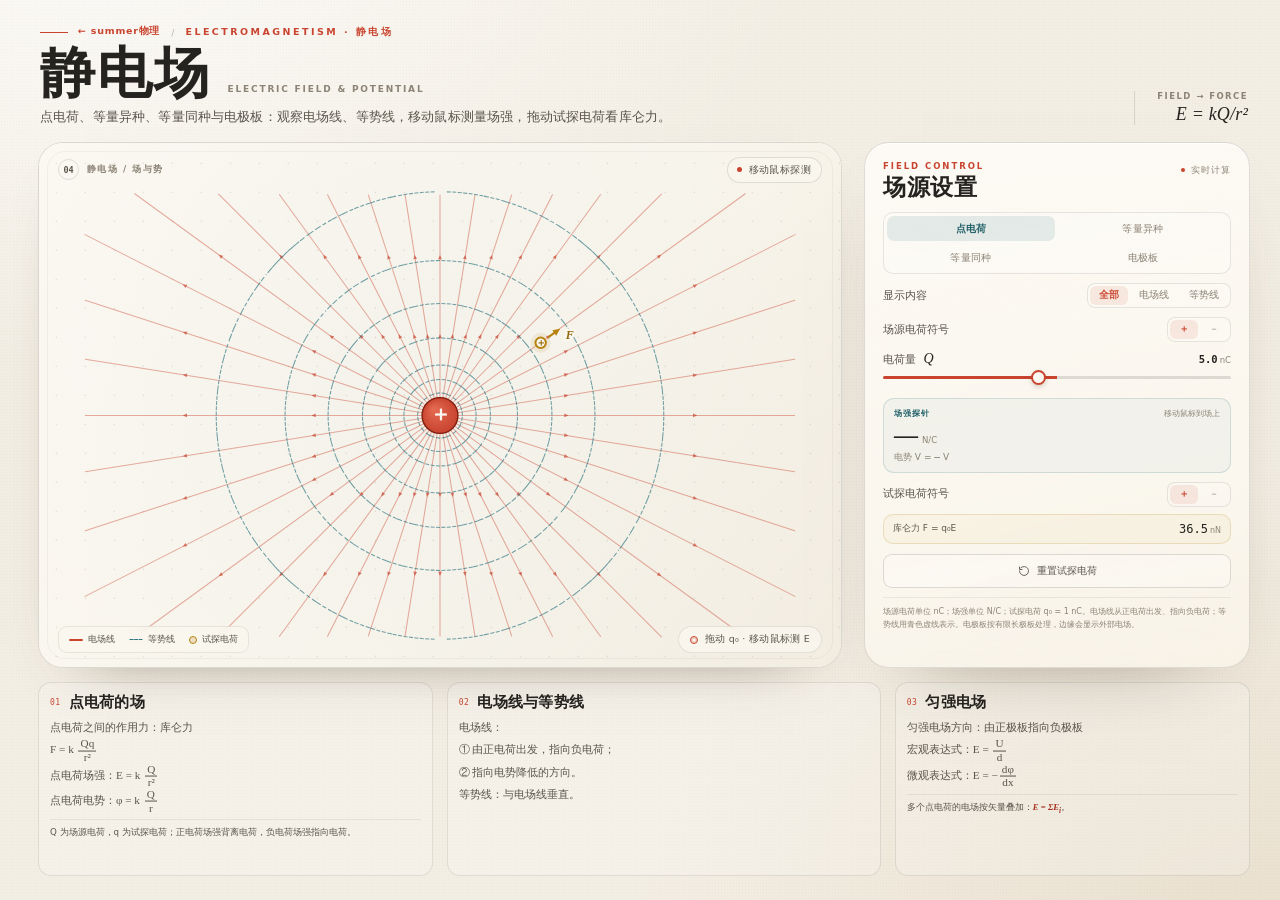
<file: models/electrostatics.html>
<!doctype html>
<html lang="zh-CN">
<head>
<meta charset="utf-8">
<meta name="viewport" content="width=device-width,initial-scale=1,viewport-fit=cover">
<title>静电场 · summer物理</title>
<meta name="description" content="静电场交互模型：点电荷、等量异种、等量同种与电极板；观察电场线、等势线，移动鼠标测场强，拖动试探电荷看库仑力。">
<meta name="theme-color" content="#f3eee4">
<link rel="icon" href="../assets/favicon.svg" type="image/svg+xml">
<style>
  :root{
    --paper:#f3eee4;
    --paper-hi:#fbf8f1;
    --ink:#24231f;
    --ink-soft:#59554b;
    --muted:#8b8375;
    --red:#c9442f;
    --red-deep:#a72f1e;
    --gold:#b78310;
    --gold-deep:#93670a;
    --teal:#2f7580;
    --teal-deep:#1f5f68;
    --line:rgba(36,35,31,.13);
    --line-soft:rgba(36,35,31,.075);
    --serif:"Noto Serif SC","Songti SC","STSong",Georgia,serif;
    --sans:"Noto Sans SC","Microsoft YaHei","PingFang SC",system-ui,sans-serif;
    --mono:"Cascadia Mono","SFMono-Regular",Consolas,monospace;
  }
  *{box-sizing:border-box;-webkit-tap-highlight-color:transparent}
  html,body{height:100%}
  body{
    margin:0;overflow:hidden;color:var(--ink);font-family:var(--sans);
    background:
      radial-gradient(1100px 680px at 8% -8%,rgba(255,255,255,.72),transparent 64%),
      radial-gradient(1000px 760px at 98% 104%,rgba(188,158,108,.18),transparent 62%),
      var(--paper);
    -webkit-font-smoothing:antialiased;
  }
  body::before{
    content:"";position:fixed;inset:0;pointer-events:none;z-index:0;
    background-image:radial-gradient(rgba(58,48,34,.13) .55px,transparent .7px);
    background-size:3px 3px;opacity:.22;mix-blend-mode:multiply;
  }
  button,input{font:inherit;color:inherit}
  button{cursor:pointer}
  #app{
    position:relative;z-index:1;height:100dvh;max-width:1780px;margin:0 auto;
    display:grid;grid-template-columns:minmax(0,1fr) 386px;
    grid-template-rows:auto minmax(0,1fr) 194px;
    gap:14px 22px;padding:24px 30px 24px 38px;
  }

  /* ---------------------------------------------------------- header */
  header{grid-column:1/-1;grid-row:1;display:flex;align-items:flex-end;justify-content:space-between;gap:26px;min-width:0;padding:1px 2px 0}
  .kicker{display:flex;align-items:center;gap:10px;color:var(--red);font-size:9.5px;font-weight:700;letter-spacing:.26em;text-transform:uppercase}
  .kicker::before{content:"";width:28px;height:1px;background:var(--red)}
  .kicker a{color:var(--red);text-decoration:none;text-transform:none;letter-spacing:.08em;border-bottom:1px solid transparent;transition:border-color .18s,color .18s}
  .kicker a:hover{color:var(--red-deep);border-color:rgba(201,68,47,.45)}
  .kicker .kicker-slash{color:var(--muted);opacity:.55;font-weight:400;letter-spacing:0;margin:0 1px}
  .title-line{display:flex;align-items:baseline;gap:16px;margin:6px 0 4px}
  h1{margin:0;font-family:var(--serif);font-size:clamp(38px,4.3vw,56px);line-height:1.06;font-weight:700;letter-spacing:.04em}
  .title-line .en{font-size:9px;letter-spacing:.2em;color:var(--muted);font-weight:600;white-space:nowrap}
  header p{margin:0;font-size:12.5px;line-height:1.65;color:var(--ink-soft);letter-spacing:.012em}
  .formula-stamp{display:flex;flex-direction:column;align-items:flex-end;gap:3px;padding-left:22px;border-left:1px solid var(--line);white-space:nowrap;margin-bottom:3px}
  .formula-stamp span{font-size:8.5px;letter-spacing:.17em;color:var(--muted);font-weight:600}
  .formula-stamp b{font-family:var(--serif);font-style:italic;font-size:18px;font-weight:500;letter-spacing:.01em}

  /* ---------------------------------------------------------- stage */
  .stage{
    grid-column:1;grid-row:2;position:relative;min-width:0;min-height:0;overflow:hidden;
    border:1px solid rgba(36,35,31,.15);border-radius:25px;background:var(--paper-hi);
    box-shadow:0 1px 0 rgba(255,255,255,.9) inset,0 26px 60px -48px rgba(56,40,22,.7);
  }
  .stage::after{content:"";position:absolute;inset:8px;border-radius:18px;border:1px solid rgba(36,35,31,.045);pointer-events:none}
  #canvas{display:block;width:100%;height:100%;touch-action:none;cursor:crosshair}
  .stage-top{position:absolute;left:19px;right:19px;top:14px;display:flex;align-items:center;justify-content:space-between;gap:12px;pointer-events:none}
  .stage-tag{display:flex;align-items:center;gap:8px;font-size:9px;letter-spacing:.16em;color:var(--muted);font-weight:600}
  .stage-tag span{display:inline-grid;place-items:center;width:21px;height:21px;border:1px solid var(--line);border-radius:50%;font-family:var(--mono);font-size:8.5px;letter-spacing:0;color:var(--ink-soft)}
  .status{display:flex;align-items:center;gap:7px;padding:5px 10px 5px 9px;border:1px solid rgba(36,35,31,.12);border-radius:999px;background:rgba(250,247,239,.72);backdrop-filter:blur(8px);font-size:10px;color:var(--ink-soft);letter-spacing:.04em}
  .status i{width:5px;height:5px;border-radius:50%;background:var(--red);box-shadow:0 0 0 0 rgba(201,68,47,.45);animation:pulse 1.9s ease-out infinite}
  .status b{font-weight:500}
  @keyframes pulse{0%{box-shadow:0 0 0 0 rgba(201,68,47,.4)}70%{box-shadow:0 0 0 6px rgba(201,68,47,0)}100%{box-shadow:0 0 0 0 rgba(201,68,47,0)}}
  .stage-bottom{position:absolute;left:19px;right:19px;bottom:14px;display:flex;align-items:flex-end;justify-content:space-between;gap:12px;pointer-events:none}
  .legend{display:flex;align-items:center;gap:14px;padding:6px 10px;border:1px solid rgba(36,35,31,.09);border-radius:9px;background:rgba(250,247,239,.72);backdrop-filter:blur(6px);font-size:9px;color:var(--ink-soft)}
  .legend span{display:flex;align-items:center;gap:5px;white-space:nowrap}
  .legend i{display:block;width:14px;height:2px;border-radius:2px;position:relative}
  .legend .field{background:var(--red);color:var(--red)}
  .legend .equi{background:none;border-top:1px dashed var(--teal);height:0;color:var(--teal)}
  .legend .test{width:8px;height:8px;border-radius:50%;background:rgba(183,131,16,.2);border:1.5px solid var(--gold);color:var(--gold)}
  .hint{display:flex;align-items:center;gap:7px;margin-left:auto;padding:6px 11px;border:1px solid rgba(36,35,31,.1);border-radius:999px;background:rgba(250,247,239,.76);backdrop-filter:blur(6px);font-size:9.5px;color:var(--ink-soft);letter-spacing:.03em}
  .hint::before{content:"";width:6px;height:6px;border-radius:50%;border:1px solid var(--red);box-shadow:inset 0 0 0 1.5px rgba(201,68,47,.25)}

  .probe-tip{
    position:absolute;z-index:5;min-width:120px;padding:8px 10px;border:1px solid rgba(36,35,31,.16);border-radius:9px;
    background:rgba(255,253,248,.94);backdrop-filter:blur(10px);box-shadow:0 12px 30px -20px rgba(40,28,14,.6);
    pointer-events:none;opacity:0;transform:translateY(4px);transition:opacity .12s,transform .12s;
  }
  .probe-tip.on{opacity:1;transform:translateY(0)}
  .probe-tip b{display:block;font-family:var(--serif);font-size:17px;font-weight:600;font-variant-numeric:tabular-nums;color:var(--ink)}
  .probe-tip b span{font-family:var(--sans);font-size:8px;font-weight:400;color:var(--muted);margin-left:3px}
  .probe-tip small{display:block;margin-top:2px;font-size:8.5px;color:var(--muted);font-variant-numeric:tabular-nums}

  /* ---------------------------------------------------------- panel */
  .panel{
    grid-column:2;grid-row:2;align-self:stretch;min-height:0;overflow:auto;
    padding:18px 18px 15px;border:1px solid rgba(36,35,31,.14);border-radius:25px;
    background:linear-gradient(168deg,rgba(255,253,248,.79),rgba(255,251,241,.56));
    backdrop-filter:blur(14px);-webkit-backdrop-filter:blur(14px);
    box-shadow:0 1px 0 rgba(255,255,255,.86) inset,0 32px 80px -58px rgba(56,40,22,.62);
    scrollbar-width:none;
  }
  .panel::-webkit-scrollbar{display:none}
  .panel-head{display:flex;align-items:flex-start;justify-content:space-between;gap:12px;margin-bottom:10px}
  .eyebrow{font-size:8.5px;font-weight:700;letter-spacing:.23em;color:var(--red)}
  .panel h2{font-family:var(--serif);font-size:23px;line-height:1.2;font-weight:700;margin:3px 0 0;letter-spacing:.03em}
  .panel-note{font-size:8.5px;letter-spacing:.12em;color:var(--muted);padding-top:4px;white-space:nowrap}
  .panel-note::before{content:"";display:inline-block;width:4px;height:4px;border-radius:50%;background:var(--red);margin-right:6px;vertical-align:1px}

  .mode-tabs{display:grid;grid-template-columns:1fr 1fr;gap:4px;padding:3px;border:1px solid rgba(36,35,31,.1);border-radius:10px;background:rgba(255,255,255,.16)}
  .mode-tabs button{border:0;background:none;padding:7px 4px;border-radius:7px;font-size:9.5px;letter-spacing:.03em;color:var(--muted);line-height:1.2;transition:background .15s,color .15s}
  .mode-tabs button:hover{color:var(--ink-soft)}
  .mode-tabs button.on{background:rgba(47,117,128,.12);color:var(--teal-deep);font-weight:600}

  .control{display:block;margin:9px 0 0}
  .control[hidden]{display:none}
  .control-head{display:flex;align-items:baseline;justify-content:space-between;gap:12px;margin-bottom:1px}
  .control-head .name{font-size:11px;color:var(--ink-soft);letter-spacing:.02em}
  .control-head em{font-family:var(--serif);font-style:italic;font-size:14px;color:var(--ink);margin-left:3px}
  .control-head .value{font-family:var(--mono);font-size:10.5px;color:var(--ink);font-variant-numeric:tabular-nums;white-space:nowrap}
  .control-head .value b{font-weight:600}
  .control-head .value small{font-family:var(--sans);font-size:8.5px;color:var(--muted);margin-left:2px}

  input[type=range]{-webkit-appearance:none;appearance:none;display:block;width:100%;height:19px;margin:1px 0 0;background:transparent;outline:none;--fill:50%}
  input[type=range]::-webkit-slider-runnable-track{height:3px;border-radius:3px;background:linear-gradient(to right,var(--red) 0 var(--fill),rgba(36,35,31,.14) var(--fill) 100%)}
  input[type=range]::-webkit-slider-thumb{-webkit-appearance:none;appearance:none;width:15px;height:15px;margin-top:-6px;border-radius:50%;background:var(--paper-hi);border:2px solid var(--red);box-shadow:0 2px 5px rgba(60,40,25,.2);transition:transform .12s}
  input[type=range]:active::-webkit-slider-thumb{transform:scale(1.12)}
  input[type=range]::-moz-range-track{height:3px;border-radius:3px;background:rgba(36,35,31,.14)}
  input[type=range]::-moz-range-progress{height:3px;border-radius:3px;background:var(--red)}
  input[type=range]::-moz-range-thumb{width:13px;height:13px;border:2px solid var(--red);border-radius:50%;background:var(--paper-hi)}

  .sign-row{display:flex;align-items:center;justify-content:space-between;gap:10px;margin-top:9px}
  .sign-row[hidden]{display:none}
  .sign-row>span{font-size:10.5px;color:var(--ink-soft)}
  .seg{display:flex;gap:2px;padding:2px;border:1px solid rgba(36,35,31,.1);border-radius:8px;background:rgba(255,255,255,.16)}
  .seg button{border:0;background:none;padding:3px 9px;border-radius:6px;font-size:9.5px;color:var(--muted);font-family:var(--serif)}
  .seg button:hover{color:var(--ink-soft)}
  .seg button.on{background:rgba(201,68,47,.1);color:var(--red);font-weight:600}
  .seg button[data-sign="-1"].on{background:rgba(47,117,128,.12);color:var(--teal-deep)}

  .probe-card{margin-top:11px;padding:9px 10px 8px;border:1px solid rgba(47,117,128,.18);border-radius:11px;background:rgba(47,117,128,.045)}
  .probe-head{display:flex;align-items:center;justify-content:space-between;gap:8px;font-size:8px;font-weight:700;letter-spacing:.12em;color:var(--teal-deep);margin-bottom:3px}
  .probe-head span:last-child{font-family:var(--mono);font-size:7.5px;font-weight:400;letter-spacing:0;color:var(--muted);max-width:190px;overflow:hidden;text-overflow:ellipsis;white-space:nowrap}
  .probe-e{display:flex;align-items:baseline;gap:4px}
  .probe-e b{font-family:var(--serif);font-size:24px;line-height:1.1;font-weight:600;font-variant-numeric:tabular-nums;color:var(--ink)}
  .probe-e small{font-size:8.5px;color:var(--muted)}
  .probe-v{margin-top:2px;font-size:9px;color:var(--muted)}
  .probe-v b{font-family:var(--mono);font-size:9.5px;font-weight:500;color:var(--ink-soft)}

  .force-card{display:flex;align-items:center;justify-content:space-between;gap:8px;margin-top:7px;padding:7px 9px;border:1px solid rgba(183,131,16,.2);border-radius:10px;background:rgba(183,131,16,.045)}
  .force-card span{font-size:9px;color:var(--ink-soft)}
  .force-card .fv{display:flex;align-items:baseline;gap:2px}
  .force-card b{font-family:var(--mono);font-size:12px;font-weight:500;color:var(--ink)}
  .force-card small{font-size:8px;color:var(--muted)}

  .reset-btn{display:flex;align-items:center;justify-content:center;gap:7px;width:100%;height:34px;margin-top:10px;border:1px solid rgba(36,35,31,.15);border-radius:9px;background:rgba(255,255,255,.25);font-size:10px;color:var(--ink-soft);transition:background .15s}
  .reset-btn:hover{background:rgba(255,255,255,.55)}
  .reset-btn svg{width:12px;height:12px}
  .panel-foot{margin-top:9px;padding-top:8px;border-top:1px solid var(--line-soft);font-size:8px;line-height:1.6;color:var(--muted)}

  /* ---------------------------------------------------------- derivation */
  .derivation{grid-column:1/-1;grid-row:3;display:grid;grid-template-columns:1fr 1.1fr .9fr;gap:14px;min-height:0}
  .derivation-card{min-width:0;min-height:0;overflow:hidden;padding:10px 11px 8px;border:1px solid rgba(36,35,31,.1);border-radius:13px;background:rgba(255,255,255,.2)}
  .card-head{display:flex;align-items:center;gap:8px;margin-bottom:5px}
  .card-head .num{font-family:var(--mono);font-size:8px;color:var(--red);letter-spacing:.06em}
  .card-head h3{margin:0;font-family:var(--serif);font-size:15px;font-weight:600;letter-spacing:.02em;line-height:1.2}
  .formula{font-family:var(--serif);font-size:11.2px;line-height:2;color:var(--ink-soft)}
  .formula b{font-weight:500;color:var(--ink);font-style:italic}
  .compare{margin-top:5px;padding-top:5px;border-top:1px solid var(--line-soft);font-size:8.7px;line-height:1.7;color:var(--ink-soft)}
  .compare b{font-family:var(--serif);font-weight:600;color:var(--red-deep);font-style:italic}
  .frac{display:inline-flex;flex-direction:column;align-items:center;justify-content:center;vertical-align:middle;line-height:1.02;margin:0 .16em;transform:translateY(-.04em)}
  .frac .num{display:block;padding:0 .2em .06em;border-bottom:1px solid currentColor;white-space:nowrap}
  .frac .den{display:block;padding:.06em .2em 0;white-space:nowrap}

  /* ---------------------------------------------------------- responsive */
  @media (max-height:860px){
    #app{grid-template-rows:auto minmax(0,1fr) 174px;gap:12px 18px;padding:18px 24px 18px 30px}
    .panel{padding:14px 15px 12px}
    .panel-head{margin-bottom:8px}
    .panel h2{font-size:21px}
    .control{margin-top:7px}
    .probe-card{margin-top:8px;padding:7px 9px}
    .probe-e b{font-size:21px}
    .derivation-card{padding:8px 9px 6px}
    .formula{font-size:10px;line-height:1.85}
  }
  @media (max-height:860px) and (min-width:901px){
    body{overflow:auto}
    #app{height:auto;min-height:100dvh;grid-template-rows:auto 540px 174px}
    .panel{height:540px}
  }
  @media (max-width:1100px){
    #app{grid-template-columns:minmax(0,1fr) 352px;padding:18px 20px 18px 24px;gap:12px 16px}
    .formula-stamp{display:none}
    h1{font-size:46px}
  }
  @media (max-width:900px){
    body{overflow:auto}
    #app{display:flex;flex-direction:column;height:auto;min-height:100dvh;padding:16px;gap:12px}
    header{order:0}
    .stage{order:1;width:100%;height:58vh;min-height:400px;flex:none}
    .panel{order:2;width:100%;max-height:none;overflow:visible}
    .derivation{order:3;width:100%;grid-template-columns:1fr;gap:10px;min-height:0}
    .derivation-card{overflow:visible}
  }
  @media (max-width:560px){
    #app{padding:12px;gap:10px}
    header p{font-size:11px}
    h1{font-size:34px}
    .title-line .en{display:none}
    .stage{height:54vh;min-height:360px;border-radius:20px}
    .stage-top{left:13px;right:13px;top:11px}
    .stage-bottom{left:13px;right:13px;bottom:11px}
    .legend{font-size:8px;gap:8px}
    .hint{font-size:8.5px}
    .panel{padding:16px 14px 14px;border-radius:20px}
  }
  @media (prefers-reduced-motion:reduce){
    .status i{animation:none}
  }
</style>
</head>
<body>
<div id="app">
  <header>
    <div>
      <div class="kicker"><a href="../index.html" title="返回 summer物理首页">← summer物理</a><span class="kicker-slash">/</span>ELECTROMAGNETISM · 静电场</div>
      <div class="title-line"><h1>静电场</h1><span class="en">ELECTRIC FIELD &amp; POTENTIAL</span></div>
      <p>点电荷、等量异种、等量同种与电极板：观察电场线、等势线，移动鼠标测量场强，拖动试探电荷看库仑力。</p>
    </div>
    <div class="formula-stamp"><span>FIELD → FORCE</span><b>E = kQ/r²</b></div>
  </header>

  <section class="stage" id="stage">
    <canvas id="canvas"></canvas>
    <div class="stage-top">
      <div class="stage-tag"><span>04</span>静电场 / 场与势</div>
      <div class="status" id="status"><i></i><b>移动鼠标探测</b></div>
    </div>
    <div class="probe-tip" id="probeTip"><b id="tipE">—</b><small id="tipV">—</small></div>
    <div class="stage-bottom">
      <div class="legend">
        <span><i class="field"></i>电场线</span>
        <span><i class="equi"></i>等势线</span>
        <span><i class="test"></i>试探电荷</span>
      </div>
      <div class="hint">拖动 q₀ · 移动鼠标测 E</div>
    </div>
  </section>

  <aside class="panel">
    <div class="panel-head">
      <div><div class="eyebrow">FIELD CONTROL</div><h2>场源设置</h2></div>
      <span class="panel-note">实时计算</span>
    </div>

    <div class="mode-tabs" id="modeTabs">
      <button type="button" data-mode="point" class="on">点电荷</button>
      <button type="button" data-mode="dipole">等量异种</button>
      <button type="button" data-mode="same">等量同种</button>
      <button type="button" data-mode="plates">电极板</button>
    </div>

    <div class="sign-row">
      <span>显示内容</span>
      <div class="seg" id="viewSeg">
        <button type="button" data-view="both" class="on">全部</button>
        <button type="button" data-view="field">电场线</button>
        <button type="button" data-view="equi">等势线</button>
      </div>
    </div>

    <div class="sign-row" data-show="point same">
      <span>场源电荷符号</span>
      <div class="seg" id="sourceSignSeg">
        <button type="button" data-sign="1" class="on">＋</button>
        <button type="button" data-sign="-1">－</button>
      </div>
    </div>

    <label class="control" data-show="point dipole same">
      <span class="control-head"><span class="name">电荷量 <em>Q</em></span><span class="value"><b id="qVal">5.0</b><small>nC</small></span></span>
      <input id="qRange" type="range" min="1" max="10" step="0.5" value="5" aria-label="电荷量">
    </label>
    <label class="control" data-show="dipole same plates">
      <span class="control-head"><span class="name">间距 <em>d</em></span><span class="value"><b id="dVal">1.60</b><small>m</small></span></span>
      <input id="dRange" type="range" min="0.8" max="2.4" step="0.05" value="1.6" aria-label="间距">
    </label>
    <label class="control" data-show="plates">
      <span class="control-head"><span class="name">板间电压 <em>U</em></span><span class="value"><b id="uVal">400</b><small>V</small></span></span>
      <input id="uRange" type="range" min="100" max="600" step="10" value="400" aria-label="板间电压">
    </label>

    <div class="probe-card">
      <div class="probe-head"><span>场强探针</span><span id="probePos">移动鼠标到场上</span></div>
      <div class="probe-e"><b id="probeE">—</b><small>N/C</small></div>
      <div class="probe-v">电势 V = <b id="probeV">—</b> V</div>
    </div>

    <div class="sign-row">
      <span>试探电荷符号</span>
      <div class="seg" id="testSignSeg">
        <button type="button" data-sign="1" class="on">＋</button>
        <button type="button" data-sign="-1">－</button>
      </div>
    </div>

    <div class="force-card">
      <span>库仑力 F = q₀E</span>
      <span class="fv"><b id="forceVal">—</b><small>nN</small></span>
    </div>

    <button class="reset-btn" id="resetBtn" type="button">
      <svg viewBox="0 0 24 24" fill="none" stroke="currentColor" stroke-width="1.8" stroke-linecap="round" stroke-linejoin="round" aria-hidden="true"><path d="M3 12a9 9 0 1 0 2.6-6.4"/><path d="M3 4v5h5"/></svg>
      重置试探电荷
    </button>

    <div class="panel-foot">
      场源电荷单位 nC；场强单位 N/C；试探电荷 q₀ = 1 nC。电场线从正电荷出发、指向负电荷；等势线用青色虚线表示。电极板按有限长极板处理，边缘会显示外部电场。
    </div>
  </aside>

  <section class="derivation">
    <article class="derivation-card">
      <div class="card-head"><span class="num">01</span><h3>点电荷的场</h3></div>
      <div class="formula">
        点电荷之间的作用力：库仑力<br>
        F = k <span class="frac"><span class="num">Qq</span><span class="den">r²</span></span><br>
        点电荷场强：E = k <span class="frac"><span class="num">Q</span><span class="den">r²</span></span><br>
        点电荷电势：φ = k <span class="frac"><span class="num">Q</span><span class="den">r</span></span>
      </div>
      <div class="compare">
        Q 为场源电荷，q 为试探电荷；正电荷场强背离电荷，负电荷场强指向电荷。
      </div>
    </article>

    <article class="derivation-card">
      <div class="card-head"><span class="num">02</span><h3>电场线与等势线</h3></div>
      <div class="formula">
        电场线：<br>
        ① 由正电荷出发，指向负电荷；<br>
        ② 指向电势降低的方向。<br>
        等势线：与电场线垂直。
      </div>
    </article>

    <article class="derivation-card">
      <div class="card-head"><span class="num">03</span><h3>匀强电场</h3></div>
      <div class="formula">
        匀强电场方向：由正极板指向负极板<br>
        宏观表达式：E = <span class="frac"><span class="num">U</span><span class="den">d</span></span><br>
        微观表达式：E = −<span class="frac"><span class="num">dφ</span><span class="den">dx</span></span>
      </div>
      <div class="compare">
        多个点电荷的电场按矢量叠加：<b>E = ΣE<sub>i</sub></b>。
      </div>
    </article>
  </section>
</div>

<script>
(() => {
  "use strict";
  const $ = (s) => document.querySelector(s);
  const TAU = Math.PI * 2;
  const K = 8.9875517923e9;
  const clamp = (v, a, b) => (v < a ? a : v > b ? b : v);
  const DOMAIN = { x0: -3.2, x1: 3.2, y0: -2.0, y1: 2.0 };
  const PLATE_HALF_W = 1.16;
  let plateCacheKey = "";
  let plateCache = null;

  const stage = $("#stage");
  const canvas = $("#canvas");
  const ctx = canvas.getContext("2d");

  const state = {
    mode: "point",
    pointSign: 1,
    sameSign: 1,
    q: 5e-9,
    d: 1.6,
    voltage: 400,
    test: { x: 0.9, y: 0.65 },
    testSign: 1,
    dragging: false,
    probe: null,
    view: "both",
  };

  const geom = { w: 0, h: 0, dpr: 1, cx: 0, cy: 0, scale: 100 };
  let bgCanvas = null;
  let fieldCache = { lines: [], segments: [] };
  let drawQueued = false;

  const px = (x) => geom.cx + x * geom.scale;
  const py = (y) => geom.cy - y * geom.scale;
  const inDomain = (x, y) => x > DOMAIN.x0 && x < DOMAIN.x1 && y > DOMAIN.y0 && y < DOMAIN.y1;

  function charges() {
    if (state.mode === "point") return [{ x: 0, y: 0, q: state.pointSign * state.q }];
    if (state.mode === "dipole") return [
      { x: -state.d / 2, y: 0, q: state.q },
      { x: state.d / 2, y: 0, q: -state.q },
    ];
    if (state.mode === "same") return [
      { x: -state.d / 2, y: 0, q: state.sameSign * state.q },
      { x: state.d / 2, y: 0, q: state.sameSign * state.q },
    ];
    return [];
  }

  // 有限长极板用均匀带电线段近似，能自然产生边缘电场。
  function plateRawField(x, y, lambda) {
    const yTop = state.d / 2, yBot = -state.d / 2;
    const L = PLATE_HALF_W * 2, n = 24, dx = L / n;
    let ex = 0, ey = 0;
    for (const [yp, sign] of [[yTop, 1], [yBot, -1]]) {
      for (let i = 0; i < n; i++) {
        const xp = -PLATE_HALF_W + (i + 0.5) * dx;
        const ddx = x - xp, ddy = y - yp;
        const r2 = Math.max(ddx * ddx + ddy * ddy, 0.0009);
        const inv = K * lambda * sign / (r2 * Math.sqrt(r2));
        ex += inv * ddx;
        ey += inv * ddy;
      }
    }
    return { x: ex, y: ey, mag: Math.hypot(ex, ey) };
  }

  function plateRawPotential(x, y, lambda) {
    const yTop = state.d / 2, yBot = -state.d / 2;
    const L = PLATE_HALF_W * 2, n = 24, dx = L / n;
    let v = 0;
    for (const [yp, sign] of [[yTop, 1], [yBot, -1]]) {
      for (let i = 0; i < n; i++) {
        const xp = -PLATE_HALF_W + (i + 0.5) * dx;
        const r = Math.max(Math.hypot(x - xp, y - yp), 0.045);
        v += K * lambda * sign / r * dx;
      }
    }
    return v;
  }

  function plateInfo() {
    const key = `${state.d}|${state.voltage}`;
    if (key === plateCacheKey && plateCache) return plateCache;
    const raw = plateRawField(0, 0, 1);
    const E0 = state.voltage / state.d;
    const lambda = raw.mag > 1e-9 ? E0 / raw.mag : 1;
    plateCache = {
      yTop: state.d / 2,
      yBot: -state.d / 2,
      L: PLATE_HALF_W * 2,
      E: E0,
      lambda,
    };
    plateCacheKey = key;
    return plateCache;
  }

  function fieldAt(x, y) {
    if (state.mode === "plates") {
      return plateRawField(x, y, plateInfo().lambda);
    }
    let ex = 0, ey = 0;
    for (const c of charges()) {
      const dx = x - c.x, dy = y - c.y;
      const r2 = dx * dx + dy * dy;
      const r2s = Math.max(r2, 0.0009);
      const inv = K * c.q / (r2s * Math.sqrt(r2s));
      ex += inv * dx;
      ey += inv * dy;
    }
    return { x: ex, y: ey, mag: Math.hypot(ex, ey) };
  }

  function potentialAt(x, y) {
    if (state.mode === "plates") {
      return plateRawPotential(x, y, plateInfo().lambda);
    }
    let v = 0;
    for (const c of charges()) {
      const r = Math.max(Math.hypot(x - c.x, y - c.y), 0.045);
      v += K * c.q / r;
    }
    return v;
  }

  function fmtE(v) {
    if (!Number.isFinite(v)) return "—";
    if (v >= 10000) return (v / 1000).toFixed(1) + "k";
    if (v >= 100) return v.toFixed(0);
    if (v >= 10) return v.toFixed(1);
    return v.toFixed(2);
  }
  function fmtV(v) {
    if (!Number.isFinite(v)) return "—";
    if (Math.abs(v) >= 1000) return (v / 1000).toFixed(2) + "k";
    if (Math.abs(v) >= 10) return v.toFixed(1);
    return v.toFixed(2);
  }

  // ------------------------------------------------------------- field cache
  function traceLine(sx0, sy0, dir) {
    const pts = [];
    let x = sx0, y = sy0;
    const step = 0.028;
    for (let i = 0; i < 1400; i++) {
      if (!inDomain(x, y)) break;
      if (state.mode === "same" && Math.hypot(x, y) < 0.115) break;
      const f = fieldAt(x, y);
      if (!Number.isFinite(f.mag) || f.mag < 0.05) break;
      pts.push([x, y]);
      const ux = dir * f.x / f.mag, uy = dir * f.y / f.mag;
      x += ux * step;
      y += uy * step;
      if (pts.length > 3) {
        let hit = false;
        for (const c of charges()) if (Math.hypot(x - c.x, y - c.y) < 0.055) { hit = true; break; }
        if (state.mode === "plates") {
          const p = plateInfo();
          if (Math.abs(x) <= p.L / 2 &&
              (Math.abs(y - p.yTop) < 0.035 || Math.abs(y - p.yBot) < 0.035)) hit = true;
        }
        if (hit) { pts.push([x, y]); break; }
      }
    }
    return pts;
  }

  function buildLines() {
    const lines = [];
    if (state.mode === "plates") {
      const p = plateInfo(), n = 14, L = p.L;
      for (let i = 0; i < n; i++) {
        const x = -L / 2 + (i + 0.5) * L / n;
        // 上极板上方与内部、下极板下方：覆盖极板外部边缘场。
        lines.push({ pts: traceLine(x, p.yTop + 0.035, 1), dir: 1 });
        lines.push({ pts: traceLine(x, p.yTop - 0.035, 1), dir: 1 });
        lines.push({ pts: traceLine(x, p.yBot - 0.035, -1), dir: -1 });
      }
      return lines.filter((l) => l.pts.length > 6);
    }
    const cs = charges();

    if (state.mode === "point") {
      const c = cs[0], dir = c.q > 0 ? 1 : -1;
      const count = 40;
      for (let i = 0; i < count; i++) {
        const a = TAU * i / count;
        const dx = Math.cos(a), dy = Math.sin(a);
        const ts = [];
        if (dx > 1e-6) ts.push((DOMAIN.x1 - c.x) / dx);
        if (dx < -1e-6) ts.push((DOMAIN.x0 - c.x) / dx);
        if (dy > 1e-6) ts.push((DOMAIN.y1 - c.y) / dy);
        if (dy < -1e-6) ts.push((DOMAIN.y0 - c.y) / dy);
        const t = Math.min(...ts.filter((v) => v > 0)) - 0.03;
        if (t > 0.1) {
          const x0 = c.x + dx * 0.06, y0 = c.y + dy * 0.06;
          const x1 = c.x + dx * t, y1 = c.y + dy * t;
          lines.push({ pts: [[x0, y0], [x1, y1]], dir });
        }
      }
      return lines;
    }

    // 等量异种：正、负电荷都布种，正电荷外侧与负电荷外侧都不会缺线。
    const count = state.mode === "dipole" ? 20 : 28;
    for (const c of cs) {
      const dir = c.q > 0 ? 1 : -1;
      for (let i = 0; i < count; i++) {
        const a = TAU * i / count;
        const pts = traceLine(c.x + Math.cos(a) * 0.06, c.y + Math.sin(a) * 0.06, dir);
        if (pts.length <= 6) continue;
        // 等量同种电荷：中轴附近笔直的场线不画，保留中性点空区。
        if (state.mode === "same") {
          const maxAbsY = Math.max(...pts.map((p) => Math.abs(p[1])));
          if (maxAbsY < 0.045) continue;
        }
        lines.push({ pts, dir });
      }
    }
    return lines;
  }

  function contourSegments(level) {
    const nx = 132, ny = 86;
    const dx = (DOMAIN.x1 - DOMAIN.x0) / nx;
    const dy = (DOMAIN.y1 - DOMAIN.y0) / ny;
    const vals = new Float64Array((nx + 1) * (ny + 1));
    for (let j = 0; j <= ny; j++) {
      const y = DOMAIN.y0 + j * dy;
      for (let i = 0; i <= nx; i++) vals[j * (nx + 1) + i] = potentialAt(DOMAIN.x0 + i * dx, y);
    }
    const segs = [];
    const edge = (x1, y1, v1, x2, y2, v2, out) => {
      const a = v1 - level, b = v2 - level;
      if (a === 0 || b === 0 || a * b > 0) return;
      const t = (level - v1) / (v2 - v1);
      out.push([x1 + (x2 - x1) * t, y1 + (y2 - y1) * t]);
    };
    for (let j = 0; j < ny; j++) {
      const y0 = DOMAIN.y0 + j * dy, y1 = y0 + dy;
      for (let i = 0; i < nx; i++) {
        const x0 = DOMAIN.x0 + i * dx, x1 = x0 + dx;
        const v00 = vals[j * (nx + 1) + i], v10 = vals[j * (nx + 1) + i + 1];
        const v11 = vals[(j + 1) * (nx + 1) + i + 1], v01 = vals[(j + 1) * (nx + 1) + i];
        const pts = [];
        edge(x0, y0, v00, x1, y0, v10, pts);
        edge(x1, y0, v10, x1, y1, v11, pts);
        edge(x1, y1, v11, x0, y1, v01, pts);
        edge(x0, y1, v01, x0, y0, v00, pts);
        if (pts.length === 2) segs.push([pts[0], pts[1]]);
        else if (pts.length === 4) { segs.push([pts[0], pts[1]]); segs.push([pts[2], pts[3]]); }
      }
    }
    return segs;
  }

  function buildContours() {
    const v0 = K * state.q / 0.9;
    let levels;
    if (state.mode === "plates") {
      const p = plateInfo();
      const vref = Math.abs(potentialAt(0, p.yTop - 0.08)) || state.voltage / 2;
      levels = [0];
      for (const m of [0.2, 0.4, 0.6, 0.8]) levels.push(m * vref, -m * vref);
    } else if (state.mode === "point") {
      levels = [0.45, 0.65, 0.9, 1.3, 2, 2.8, 4.5].map((m) => state.pointSign * m * v0);
    } else if (state.mode === "dipole") {
      levels = [-2.8, -1.3, -0.65, -0.45, 0.45, 0.65, 1.3, 2.8].map((m) => m * v0).concat(0);
    } else {
      levels = [0.3, 0.45, 0.65, 0.9, 1.3, 2, 2.8].map((m) => state.sameSign * m * v0);
    }
    const segs = [];
    for (const l of levels) {
      if (!Number.isFinite(l)) continue;
      for (const s of contourSegments(l)) segs.push(s);
    }
    return segs;
  }

  function rebuildField() {
    fieldCache.lines = buildLines();
    fieldCache.segments = buildContours();
    requestDraw();
  }

  // ------------------------------------------------------------- geometry
  function resize() {
    const rect = canvas.getBoundingClientRect();
    const w = Math.max(1, rect.width), h = Math.max(1, rect.height);
    geom.dpr = Math.min(window.devicePixelRatio || 1, 2.5);
    geom.w = w; geom.h = h;
    canvas.width = Math.round(w * geom.dpr);
    canvas.height = Math.round(h * geom.dpr);
    ctx.setTransform(geom.dpr, 0, 0, geom.dpr, 0, 0);
    geom.cx = w * 0.5;
    geom.cy = h * 0.52;
    geom.scale = Math.min((w - 86) / 6.4, (h - 74) / 4.0);
    buildBackground();
    requestDraw();
  }

  function buildBackground() {
    const w = geom.w, h = geom.h, dpr = geom.dpr;
    const bg = document.createElement("canvas");
    bg.width = Math.round(w * dpr); bg.height = Math.round(h * dpr);
    const b = bg.getContext("2d");
    b.setTransform(dpr, 0, 0, dpr, 0, 0);
    const grad = b.createLinearGradient(0, 0, w, h);
    grad.addColorStop(0, "#fcf9f2"); grad.addColorStop(0.58, "#faf6ed"); grad.addColorStop(1, "#f4eee2");
    b.fillStyle = grad; b.fillRect(0, 0, w, h);
    const glow = b.createRadialGradient(geom.cx, geom.cy, 8, geom.cx, geom.cy, Math.max(w, h) * 0.7);
    glow.addColorStop(0, "rgba(47,117,128,.035)"); glow.addColorStop(1, "rgba(47,117,128,0)");
    b.fillStyle = glow; b.fillRect(0, 0, w, h);
    const step = w < 620 ? 23 : 29;
    b.fillStyle = "rgba(53,43,29,.10)";
    for (let y = step * 0.7; y < h; y += step) for (let x = step * 0.6; x < w; x += step) {
      b.beginPath(); b.arc(x, y, 0.85, 0, TAU); b.fill();
    }
    bgCanvas = bg;
  }

  function requestDraw() {
    if (drawQueued) return;
    drawQueued = true;
    requestAnimationFrame(() => { drawQueued = false; draw(); });
  }

  // ------------------------------------------------------------- drawing
  function arrowHead(x, y, angle, color, size = 5.5) {
    ctx.save(); ctx.fillStyle = color;
    ctx.beginPath(); ctx.moveTo(x, y);
    ctx.lineTo(x - Math.cos(angle - 0.42) * size, y - Math.sin(angle - 0.42) * size);
    ctx.lineTo(x - Math.cos(angle + 0.42) * size, y - Math.sin(angle + 0.42) * size);
    ctx.closePath(); ctx.fill(); ctx.restore();
  }

  function haloText(text, x, y, color, font, align = "center", baseline = "middle") {
    ctx.save(); ctx.font = font; ctx.textAlign = align; ctx.textBaseline = baseline;
    ctx.lineJoin = "round"; ctx.strokeStyle = "rgba(250,247,239,.95)"; ctx.lineWidth = 5;
    ctx.strokeText(text, x, y); ctx.fillStyle = color; ctx.fillText(text, x, y); ctx.restore();
  }

  function drawFieldLines() {
    ctx.save(); ctx.lineCap = "round"; ctx.lineJoin = "round";
    ctx.strokeStyle = "rgba(201,68,47,.43)"; ctx.lineWidth = 1.05;
    for (const line of fieldCache.lines) {
      const pts = line.pts;
      if (pts.length < 2) continue;
      ctx.beginPath(); ctx.moveTo(px(pts[0][0]), py(pts[0][1]));
      for (let i = 1; i < pts.length; i++) ctx.lineTo(px(pts[i][0]), py(pts[i][1]));
      ctx.stroke();
      if (pts.length < 3) {
        const x1 = px(pts[0][0]), y1 = py(pts[0][1]);
        const x2 = px(pts[1][0]), y2 = py(pts[1][1]);
        let ang = Math.atan2(y2 - y1, x2 - x1);
        if (line.dir < 0) ang += Math.PI;
        for (const t of [0.35, 0.72]) {
          arrowHead(x1 + (x2 - x1) * t, y1 + (y2 - y1) * t, ang, "rgba(201,68,47,.7)", 4.6);
        }
        continue;
      }
      const marks = [0.28, 0.55, 0.82];
      for (const f of marks) {
        const idx = clamp(Math.floor(f * (pts.length - 1)), 1, pts.length - 2);
        const x1 = px(pts[idx - 1][0]), y1 = py(pts[idx - 1][1]);
        const x2 = px(pts[idx + 1][0]), y2 = py(pts[idx + 1][1]);
        let ang = Math.atan2(y2 - y1, x2 - x1);
        if (line.dir < 0) ang += Math.PI;
        arrowHead(px(pts[idx][0]), py(pts[idx][1]), ang, "rgba(201,68,47,.7)", 4.6);
      }
    }
    ctx.restore();
  }

  function drawEquipotentials() {
    ctx.save(); ctx.setLineDash([4, 5]);
    ctx.strokeStyle = "rgba(47,117,128,.68)"; ctx.lineWidth = 1.05;
    ctx.beginPath();
    for (const seg of fieldCache.segments) {
      ctx.moveTo(px(seg[0][0]), py(seg[0][1]));
      ctx.lineTo(px(seg[1][0]), py(seg[1][1]));
    }
    ctx.stroke();
    if (state.mode === "dipole") {
      // 等量异种电荷的零等势线：两电荷连线的中垂线。
      ctx.beginPath();
      ctx.moveTo(px(0), py(-1.85));
      ctx.lineTo(px(0), py(1.85));
      ctx.stroke();
    }
    ctx.restore();
  }

  function drawNeutralPoint() {
    if (state.mode !== "same") return;
    const x = px(0), y = py(0);
    ctx.save();
    ctx.beginPath();
    ctx.arc(x, y, 4.2, 0, TAU);
    ctx.fillStyle = "#fbf8f1";
    ctx.fill();
    ctx.strokeStyle = "rgba(36,35,31,.45)";
    ctx.lineWidth = 1;
    ctx.stroke();
    ctx.restore();
    haloText("E = 0", x, y - 13, "rgba(89,85,75,.65)",
      '500 8px "Noto Sans SC","Microsoft YaHei",sans-serif');
  }

  function drawCharges() {
    if (state.mode === "plates") {
      const p = plateInfo();
      const x1 = px(-p.L / 2), x2 = px(p.L / 2);
      const yTop = py(p.yTop), yBot = py(p.yBot);
      ctx.save(); ctx.lineCap = "round"; ctx.lineWidth = 6;
      ctx.strokeStyle = "rgba(201,68,47,.85)";
      ctx.beginPath(); ctx.moveTo(x1, yTop); ctx.lineTo(x2, yTop); ctx.stroke();
      ctx.strokeStyle = "rgba(47,117,128,.85)";
      ctx.beginPath(); ctx.moveTo(x1, yBot); ctx.lineTo(x2, yBot); ctx.stroke();
      ctx.restore();
      ctx.save(); ctx.font = '600 15px "Noto Serif SC",serif';
      ctx.textAlign = "center"; ctx.textBaseline = "middle";
      ctx.fillStyle = "#a72f1e"; ctx.fillText("＋", x1 + 10, yTop - 14);
      ctx.fillStyle = "#1f5f68"; ctx.fillText("－", x1 + 10, yBot + 14);
      ctx.restore();
      return;
    }
    for (const c of charges()) {
      const x = px(c.x), y = py(c.y), r = clamp(0.16 * geom.scale, 12, 22);
      const color = c.q >= 0 ? "#c9442f" : "#2f7580", deep = c.q >= 0 ? "#7e1d10" : "#123f47";
      ctx.save();
      const g = ctx.createRadialGradient(x - r * 0.35, y - r * 0.35, r * 0.1, x, y, r);
      g.addColorStop(0, c.q >= 0 ? "#e2684f" : "#5a9aa1"); g.addColorStop(1, color);
      ctx.beginPath(); ctx.arc(x, y, r, 0, TAU); ctx.fillStyle = g; ctx.fill();
      ctx.lineWidth = 1.4; ctx.strokeStyle = deep; ctx.stroke();
      ctx.fillStyle = "#fbf8f1"; ctx.font = `600 ${Math.round(r * 1.15)}px "Noto Serif SC",serif`;
      ctx.textAlign = "center"; ctx.textBaseline = "middle";
      ctx.fillText(c.q >= 0 ? "＋" : "－", x, y + 0.5);
      ctx.restore();
    }
  }

  function drawTestCharge() {
    const x = px(state.test.x), y = py(state.test.y);
    const f = fieldAt(state.test.x, state.test.y);
    const sign = state.testSign, fx = sign * f.x, fy = sign * f.y, fmag = Math.hypot(fx, fy);
    if (fmag > 0.001) {
      const len = clamp(fmag * 0.16, 14, 92), ux = fx / fmag, uy = fy / fmag;
      const x1 = x + ux * 10, y1 = y - uy * 10, x2 = x + ux * (10 + len), y2 = y - uy * (10 + len);
      ctx.save(); ctx.strokeStyle = "#b78310"; ctx.fillStyle = "#b78310"; ctx.lineWidth = 2; ctx.lineCap = "round";
      ctx.beginPath(); ctx.moveTo(x1, y1); ctx.lineTo(x2 - ux * 5, y2 + uy * 5); ctx.stroke();
      arrowHead(x2, y2, Math.atan2(-uy, ux), "#b78310", 8);
      ctx.restore();
      haloText("F", x2 + ux * 12, y2 + uy * 12, "#93670a", 'italic 600 12px "Cambria Math","Noto Serif SC",Georgia,serif');
    }
    ctx.save();
    ctx.beginPath(); ctx.arc(x, y, 10, 0, TAU); ctx.fillStyle = "rgba(183,131,16,.1)"; ctx.fill();
    ctx.beginPath(); ctx.arc(x, y, 5.2, 0, TAU); ctx.fillStyle = "#fbf8f1"; ctx.fill();
    ctx.lineWidth = 2; ctx.strokeStyle = "#b78310"; ctx.stroke();
    ctx.fillStyle = "#93670a"; ctx.font = '600 10px "Noto Serif SC",serif';
    ctx.textAlign = "center"; ctx.textBaseline = "middle";
    ctx.fillText(state.testSign > 0 ? "＋" : "－", x, y + 0.5);
    ctx.restore();
  }

  function drawProbe() {
    const p = state.probe;
    if (!p) return;
    const x = px(p.x), y = py(p.y);
    ctx.save(); ctx.strokeStyle = "rgba(36,35,31,.5)"; ctx.lineWidth = 1;
    ctx.beginPath(); ctx.arc(x, y, 6, 0, TAU); ctx.stroke();
    ctx.beginPath(); ctx.moveTo(x - 10, y); ctx.lineTo(x + 10, y); ctx.moveTo(x, y - 10); ctx.lineTo(x, y + 10); ctx.stroke();
    if (p.E.mag > 0.001) {
      const len = 22, ux = p.E.x / p.E.mag, uy = p.E.y / p.E.mag;
      ctx.strokeStyle = "#2f7580"; ctx.fillStyle = "#2f7580"; ctx.lineWidth = 1.6;
      ctx.beginPath(); ctx.moveTo(x, y); ctx.lineTo(x + ux * len, y - uy * len); ctx.stroke();
      arrowHead(x + ux * len, y - uy * len, Math.atan2(-uy, ux), "#2f7580", 6);
    }
    ctx.restore();
  }

  function draw() {
    if (!bgCanvas) return;
    ctx.clearRect(0, 0, geom.w, geom.h);
    ctx.drawImage(bgCanvas, 0, 0, geom.w, geom.h);
    if (state.view !== "equi") drawFieldLines();
    if (state.view !== "field") drawEquipotentials();
    drawNeutralPoint();
    drawCharges(); drawTestCharge(); drawProbe();
  }

  // ------------------------------------------------------------- HUD
  function updateProbeUI() {
    const p = state.probe;
    if (!p) {
      $("#probeE").textContent = "—"; $("#probeV").textContent = "—";
      $("#probePos").textContent = "移动鼠标到场上";
      $("#tipE").innerHTML = "—"; $("#tipV").textContent = "—";
      return;
    }
    $("#probeE").textContent = fmtE(p.E.mag);
    $("#probeV").textContent = fmtV(p.V);
    $("#probePos").textContent = `x ${p.x.toFixed(2)} m · y ${p.y.toFixed(2)} m`;
    $("#tipE").innerHTML = `${fmtE(p.E.mag)}<span>N/C</span>`;
    $("#tipV").textContent = `V = ${fmtV(p.V)} V　θ = ${(Math.atan2(p.E.y, p.E.x) * 180 / Math.PI).toFixed(0)}°`;
  }

  function updateForceUI() {
    const f = fieldAt(state.test.x, state.test.y);
    $("#forceVal").textContent = fmtE(f.mag);
  }

  function showTip(clientX, clientY) {
    const tip = $("#probeTip"), srect = stage.getBoundingClientRect();
    tip.classList.add("on");
    const tw = tip.offsetWidth || 130, th = tip.offsetHeight || 50;
    let left = clientX - srect.left + 14, top = clientY - srect.top - th - 10;
    if (left + tw > srect.width - 12) left = clientX - srect.left - tw - 14;
    if (top < 12) top = clientY - srect.top + 14;
    tip.style.left = `${clamp(left, 10, srect.width - tw - 10)}px`;
    tip.style.top = `${clamp(top, 10, srect.height - th - 10)}px`;
  }

  function hideTip() { $("#probeTip").classList.remove("on"); }

  function physicalPoint(e) {
    const rect = canvas.getBoundingClientRect();
    return {
      x: (e.clientX - rect.left - geom.cx) / geom.scale,
      y: (geom.cy - (e.clientY - rect.top)) / geom.scale,
    };
  }

  function nearTest(e) {
    const rect = canvas.getBoundingClientRect();
    const dx = e.clientX - rect.left - px(state.test.x);
    const dy = e.clientY - rect.top - py(state.test.y);
    return Math.hypot(dx, dy) <= 20;
  }

  function syncSourceSign() {
    const sign = state.mode === "point" ? state.pointSign : state.sameSign;
    for (const b of $("#sourceSignSeg").querySelectorAll("button")) {
      b.classList.toggle("on", Number(b.dataset.sign) === sign);
    }
  }

  function refreshProbe() {
    if (!state.probe) return;
    const f = fieldAt(state.probe.x, state.probe.y);
    state.probe.E = f;
    state.probe.V = potentialAt(state.probe.x, state.probe.y);
    updateProbeUI();
  }

  function setMode(mode) {
    state.mode = mode;
    state.probe = null;
    const defaults = { point: { x: 0.9, y: 0.65 }, dipole: { x: 0.8, y: 0.75 }, same: { x: 0.0, y: 0.9 }, plates: { x: 0.0, y: 0.25 } };
    state.test = { ...defaults[mode] };
    for (const b of $("#modeTabs").querySelectorAll("button")) b.classList.toggle("on", b.dataset.mode === mode);
    for (const el of document.querySelectorAll("[data-show]")) el.hidden = !el.dataset.show.split(" ").includes(mode);
    syncSourceSign();
    hideTip();
    updateProbeUI(); updateForceUI(); rebuildField(); draw();
  }

  function setSourceSign(sign) {
    if (state.mode === "point") state.pointSign = sign;
    else state.sameSign = sign;
    syncSourceSign();
    rebuildField(); refreshProbe(); updateForceUI(); draw();
  }

  function setView(view) {
    state.view = view;
    for (const b of $("#viewSeg").querySelectorAll("button")) {
      b.classList.toggle("on", b.dataset.view === view);
    }
    requestDraw();
  }

  // ------------------------------------------------------------- interactions
  $("#modeTabs").addEventListener("click", (e) => {
    const b = e.target.closest("button[data-mode]");
    if (b) setMode(b.dataset.mode);
  });

  $("#sourceSignSeg").addEventListener("click", (e) => {
    const b = e.target.closest("button[data-sign]");
    if (b) setSourceSign(Number(b.dataset.sign));
  });

  $("#viewSeg").addEventListener("click", (e) => {
    const b = e.target.closest("button[data-view]");
    if (b) setView(b.dataset.view);
  });

  $("#testSignSeg").addEventListener("click", (e) => {
    const b = e.target.closest("button[data-sign]");
    if (!b) return;
    state.testSign = Number(b.dataset.sign);
    for (const x of $("#testSignSeg").querySelectorAll("button")) x.classList.toggle("on", x === b);
    updateForceUI(); draw();
  });

  $("#qRange").addEventListener("input", (e) => {
    state.q = Number(e.target.value) * 1e-9;
    $("#qVal").textContent = Number(e.target.value).toFixed(1);
    rebuildField(); refreshProbe(); updateForceUI(); draw();
  });
  $("#dRange").addEventListener("input", (e) => {
    state.d = Number(e.target.value); $("#dVal").textContent = state.d.toFixed(2);
    state.probe = null; updateProbeUI(); rebuildField(); updateForceUI(); draw();
  });
  $("#uRange").addEventListener("input", (e) => {
    state.voltage = Number(e.target.value); $("#uVal").textContent = state.voltage.toFixed(0);
    rebuildField(); refreshProbe(); updateForceUI(); draw();
  });

  canvas.addEventListener("pointerdown", (e) => {
    if (e.pointerType === "mouse" && e.button !== 0) return;
    if (!nearTest(e)) return;
    e.preventDefault();
    state.dragging = true; state.probe = null; hideTip(); updateProbeUI();
    canvas.setPointerCapture?.(e.pointerId); canvas.style.cursor = "grabbing"; draw();
  });

  canvas.addEventListener("pointermove", (e) => {
    if (state.dragging) {
      e.preventDefault();
      const p = physicalPoint(e);
      state.test.x = clamp(p.x, DOMAIN.x0 + 0.12, DOMAIN.x1 - 0.12);
      state.test.y = clamp(p.y, DOMAIN.y0 + 0.12, DOMAIN.y1 - 0.12);
      updateForceUI(); draw(); return;
    }
    canvas.style.cursor = nearTest(e) ? "grab" : "crosshair";
    const p = physicalPoint(e);
    if (!inDomain(p.x, p.y)) {
      state.probe = null; hideTip(); updateProbeUI(); draw(); return;
    }
    const f = fieldAt(p.x, p.y);
    state.probe = { x: p.x, y: p.y, E: f, V: potentialAt(p.x, p.y) };
    updateProbeUI(); showTip(e.clientX, e.clientY); draw();
  });

  function endDrag(e) {
    if (!state.dragging) return;
    state.dragging = false;
    if (canvas.hasPointerCapture?.(e.pointerId)) canvas.releasePointerCapture(e.pointerId);
    canvas.style.cursor = nearTest(e) ? "grab" : "crosshair"; draw();
  }
  canvas.addEventListener("pointerup", endDrag);
  canvas.addEventListener("pointercancel", endDrag);
  canvas.addEventListener("pointerleave", () => {
    if (state.dragging) return;
    state.probe = null; hideTip(); updateProbeUI(); draw();
  });

  $("#resetBtn").addEventListener("click", () => setMode(state.mode));

  window.__field = {
    get state() { return { ...state, test: { ...state.test }, probe: state.probe }; },
    setMode,
    setView,
    setTest(x, y) {
      state.test.x = clamp(x, DOMAIN.x0 + 0.1, DOMAIN.x1 - 0.1);
      state.test.y = clamp(y, DOMAIN.y0 + 0.1, DOMAIN.y1 - 0.1);
      updateForceUI(); draw();
    },
    setProbe(x, y) {
      const f = fieldAt(x, y);
      state.probe = { x, y, E: f, V: potentialAt(x, y) };
      updateProbeUI(); draw();
      return { E: f.mag, V: state.probe.V };
    },
    testPoint() { return { x: px(state.test.x), y: py(state.test.y) }; },
    screenPoint(x, y) {
      const r = canvas.getBoundingClientRect();
      return { x: r.left + px(x), y: r.top + py(y) };
    },
    fieldAt, potentialAt,
  };

  const ro = new ResizeObserver(() => { resize(); draw(); });
  ro.observe(stage);
  setMode("point");
  resize();
  updateForceUI(); updateProbeUI(); draw();
})();
</script>
</body>
</html>
</file>
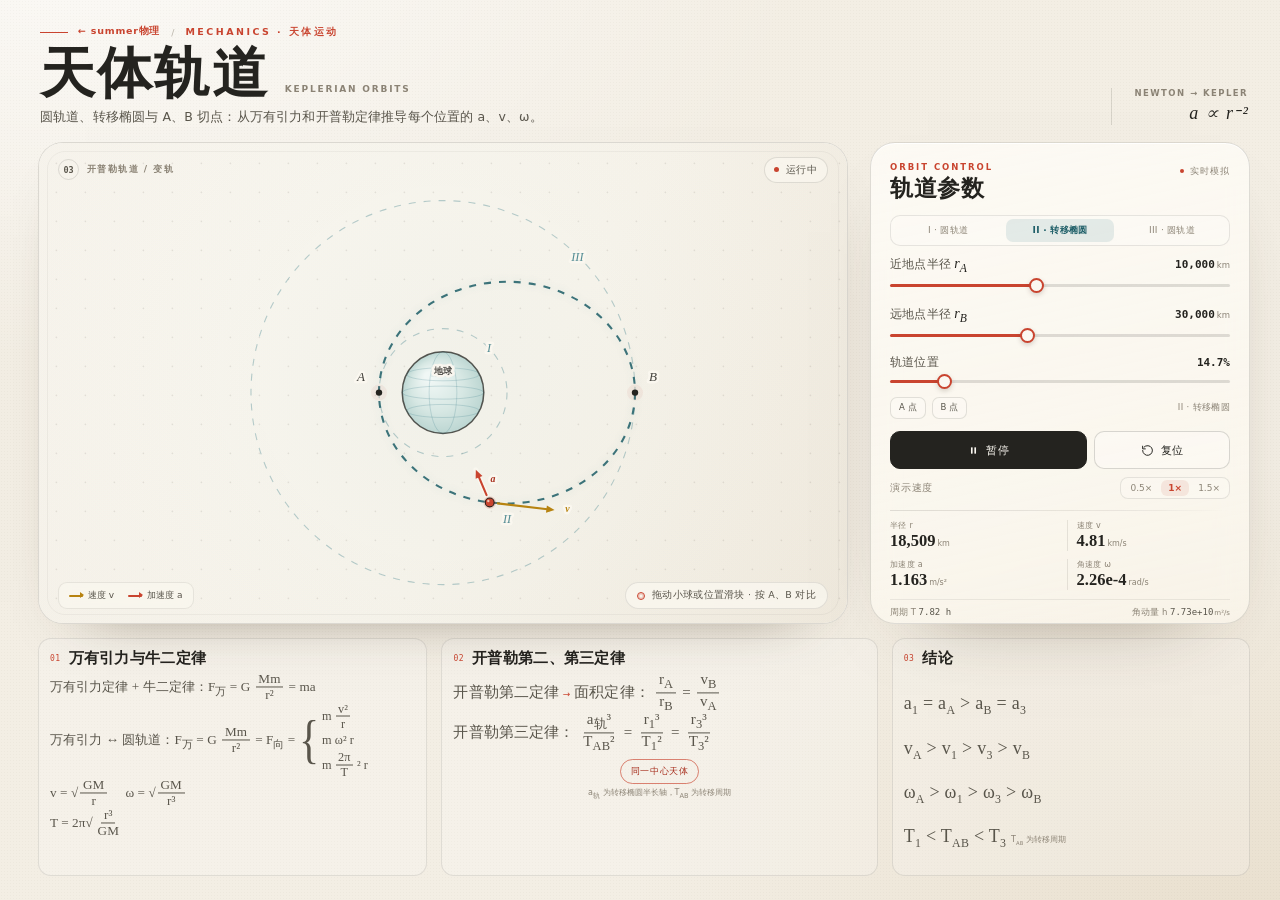
<file: models/orbit.html>
<!doctype html>
<html lang="zh-CN">
<head>
<meta charset="utf-8">
<meta name="viewport" content="width=device-width,initial-scale=1,viewport-fit=cover">
<title>天体轨道 · summer物理</title>
<meta name="description" content="天体轨道与变轨模型：观察圆轨道、转移椭圆和 A、B 切点，比较不同位置的加速度、速度与角速度。">
<meta name="theme-color" content="#f3eee4">
<link rel="icon" href="../assets/favicon.svg" type="image/svg+xml">
<style>
  :root{
    --paper:#f3eee4;
    --paper-hi:#fbf8f1;
    --ink:#24231f;
    --ink-soft:#59554b;
    --muted:#8b8375;
    --red:#c9442f;
    --red-deep:#a72f1e;
    --gold:#b78310;
    --teal:#2f7580;
    --teal-deep:#1f5f68;
    --earth:#dfece9;
    --line:rgba(36,35,31,.13);
    --line-soft:rgba(36,35,31,.075);
    --serif:"Noto Serif SC","Songti SC","STSong",Georgia,serif;
    --sans:"Noto Sans SC","Microsoft YaHei","PingFang SC",system-ui,sans-serif;
    --mono:"Cascadia Mono","SFMono-Regular",Consolas,monospace;
  }
  *{box-sizing:border-box;-webkit-tap-highlight-color:transparent}
  html,body{height:100%}
  body{
    margin:0;overflow:hidden;color:var(--ink);font-family:var(--sans);
    background:
      radial-gradient(1100px 680px at 8% -8%,rgba(255,255,255,.72),transparent 64%),
      radial-gradient(1000px 760px at 98% 104%,rgba(188,158,108,.18),transparent 62%),
      var(--paper);
    -webkit-font-smoothing:antialiased;
  }
  body::before{
    content:"";position:fixed;inset:0;pointer-events:none;z-index:0;
    background-image:radial-gradient(rgba(58,48,34,.13) .55px,transparent .7px);
    background-size:3px 3px;opacity:.22;mix-blend-mode:multiply;
  }
  button,input{font:inherit;color:inherit}
  button{cursor:pointer}
  #app{
    position:relative;z-index:1;height:100dvh;max-width:1780px;margin:0 auto;
    display:grid;grid-template-columns:minmax(0,1fr) 380px;
    grid-template-rows:auto minmax(0,1fr) 238px;
    gap:14px 22px;padding:24px 30px 24px 38px;
  }

  /* ---------------------------------------------------------- header */
  header{grid-column:1/-1;grid-row:1;display:flex;align-items:flex-end;justify-content:space-between;gap:26px;min-width:0;padding:1px 2px 0}
  .kicker{display:flex;align-items:center;gap:10px;color:var(--red);font-size:9.5px;font-weight:700;letter-spacing:.26em;text-transform:uppercase}
  .kicker::before{content:"";width:28px;height:1px;background:var(--red)}
  .kicker a{color:var(--red);text-decoration:none;text-transform:none;letter-spacing:.08em;border-bottom:1px solid transparent;transition:border-color .18s,color .18s}
  .kicker a:hover{color:var(--red-deep);border-color:rgba(201,68,47,.45)}
  .kicker .kicker-slash{color:var(--muted);opacity:.55;font-weight:400;letter-spacing:0;margin:0 1px}
  .title-line{display:flex;align-items:baseline;gap:16px;margin:6px 0 4px}
  h1{margin:0;font-family:var(--serif);font-size:clamp(38px,4.3vw,56px);line-height:1.06;font-weight:700;letter-spacing:.04em}
  .title-line .en{font-size:9px;letter-spacing:.2em;color:var(--muted);font-weight:600;white-space:nowrap}
  header p{margin:0;font-size:12.5px;line-height:1.65;color:var(--ink-soft);letter-spacing:.012em}
  .formula-stamp{display:flex;flex-direction:column;align-items:flex-end;gap:3px;padding-left:22px;border-left:1px solid var(--line);white-space:nowrap;margin-bottom:3px}
  .formula-stamp span{font-size:8.5px;letter-spacing:.17em;color:var(--muted);font-weight:600}
  .formula-stamp b{font-family:var(--serif);font-style:italic;font-size:18px;font-weight:500;letter-spacing:.01em}

  /* ---------------------------------------------------------- stage */
  .stage{
    grid-column:1;grid-row:2;position:relative;min-width:0;min-height:0;overflow:hidden;
    border:1px solid rgba(36,35,31,.15);border-radius:25px;background:var(--paper-hi);
    box-shadow:0 1px 0 rgba(255,255,255,.9) inset,0 26px 60px -48px rgba(56,40,22,.7);
  }
  .stage::after{content:"";position:absolute;inset:8px;border-radius:18px;border:1px solid rgba(36,35,31,.045);pointer-events:none}
  #canvas{display:block;width:100%;height:100%;touch-action:none;cursor:default}
  .stage-top{position:absolute;left:19px;right:19px;top:14px;display:flex;align-items:center;justify-content:space-between;gap:12px;pointer-events:none}
  .stage-tag{display:flex;align-items:center;gap:8px;font-size:9px;letter-spacing:.16em;color:var(--muted);font-weight:600}
  .stage-tag span{display:inline-grid;place-items:center;width:21px;height:21px;border:1px solid var(--line);border-radius:50%;font-family:var(--mono);font-size:8.5px;letter-spacing:0;color:var(--ink-soft)}
  .status{display:flex;align-items:center;gap:7px;padding:5px 10px 5px 9px;border:1px solid rgba(36,35,31,.12);border-radius:999px;background:rgba(250,247,239,.72);backdrop-filter:blur(8px);font-size:10px;color:var(--ink-soft);letter-spacing:.04em}
  .status i{width:5px;height:5px;border-radius:50%;background:var(--red);box-shadow:0 0 0 0 rgba(201,68,47,.45);animation:pulse 1.9s ease-out infinite}
  .status b{font-weight:500}
  .status.paused i{background:#9d9588;animation:none;box-shadow:none}
  @keyframes pulse{0%{box-shadow:0 0 0 0 rgba(201,68,47,.4)}70%{box-shadow:0 0 0 6px rgba(201,68,47,0)}100%{box-shadow:0 0 0 0 rgba(201,68,47,0)}}
  .stage-bottom{position:absolute;left:19px;right:19px;bottom:14px;display:flex;align-items:flex-end;justify-content:space-between;gap:12px;pointer-events:none}
  .legend{display:flex;align-items:center;gap:14px;padding:6px 10px;border:1px solid rgba(36,35,31,.09);border-radius:9px;background:rgba(250,247,239,.72);backdrop-filter:blur(6px);font-size:9px;color:var(--ink-soft)}
  .legend span{display:flex;align-items:center;gap:5px;white-space:nowrap}
  .legend i{display:block;width:14px;height:2px;border-radius:2px;position:relative}
  .legend i::after{content:"";position:absolute;right:-1px;top:-2.5px;border-left:4px solid currentColor;border-top:3px solid transparent;border-bottom:3px solid transparent}
  .legend .v{background:var(--gold);color:var(--gold)}
  .legend .a{background:var(--red);color:var(--red)}
  .hint{display:flex;align-items:center;gap:7px;margin-left:auto;padding:6px 11px;border:1px solid rgba(36,35,31,.1);border-radius:999px;background:rgba(250,247,239,.76);backdrop-filter:blur(6px);font-size:9.5px;color:var(--ink-soft);letter-spacing:.03em}
  .hint::before{content:"";width:6px;height:6px;border-radius:50%;border:1px solid var(--red);box-shadow:inset 0 0 0 1.5px rgba(201,68,47,.25)}

  /* ---------------------------------------------------------- panel */
  .panel{
    grid-column:2;grid-row:2;align-self:stretch;min-height:0;overflow:auto;
    padding:19px 19px 16px;border:1px solid rgba(36,35,31,.14);border-radius:25px;
    background:linear-gradient(168deg,rgba(255,253,248,.79),rgba(255,251,241,.56));
    backdrop-filter:blur(14px);-webkit-backdrop-filter:blur(14px);
    box-shadow:0 1px 0 rgba(255,255,255,.86) inset,0 32px 80px -58px rgba(56,40,22,.62);
    scrollbar-width:none;
  }
  .panel::-webkit-scrollbar{display:none}
  .panel-head{display:flex;align-items:flex-start;justify-content:space-between;gap:12px;margin-bottom:12px}
  .eyebrow{font-size:8.5px;font-weight:700;letter-spacing:.23em;color:var(--red)}
  .panel h2{font-family:var(--serif);font-size:23px;line-height:1.2;font-weight:700;margin:3px 0 0;letter-spacing:.03em}
  .panel-note{font-size:8.5px;letter-spacing:.12em;color:var(--muted);padding-top:4px;white-space:nowrap}
  .panel-note::before{content:"";display:inline-block;width:4px;height:4px;border-radius:50%;background:var(--red);margin-right:6px;vertical-align:1px}

  .orbit-tabs{display:grid;grid-template-columns:repeat(3,minmax(0,1fr));gap:4px;padding:3px;border:1px solid rgba(36,35,31,.1);border-radius:10px;background:rgba(255,255,255,.16)}
  .orbit-tabs button{border:0;background:none;padding:6px 3px;border-radius:7px;font-size:9px;letter-spacing:.03em;color:var(--muted);line-height:1.25;transition:background .15s,color .15s}
  .orbit-tabs button:hover{color:var(--ink-soft)}
  .orbit-tabs button.on{background:rgba(47,117,128,.12);color:var(--teal-deep);font-weight:600}

  .control{display:block;margin:10px 0 0}
  .control-head{display:flex;align-items:baseline;justify-content:space-between;gap:12px;margin-bottom:1px}
  .control-head .name{font-size:11.5px;color:var(--ink-soft);letter-spacing:.02em}
  .control-head em{font-family:var(--serif);font-style:italic;font-size:14px;color:var(--ink);margin-left:3px}
  .control-head .value{font-family:var(--mono);font-size:11px;color:var(--ink);font-variant-numeric:tabular-nums;white-space:nowrap}
  .control-head .value b{font-weight:600}
  .control-head .value small{font-family:var(--sans);font-size:8.5px;color:var(--muted);margin-left:2px}

  input[type=range]{
    -webkit-appearance:none;appearance:none;display:block;width:100%;height:20px;margin:1px 0 0;
    background:transparent;outline:none;--fill:50%;
  }
  input[type=range]::-webkit-slider-runnable-track{
    height:3px;border-radius:3px;
    background:linear-gradient(to right,var(--red) 0 var(--fill),rgba(36,35,31,.14) var(--fill) 100%);
  }
  input[type=range]::-webkit-slider-thumb{
    -webkit-appearance:none;appearance:none;width:15px;height:15px;margin-top:-6px;border-radius:50%;
    background:var(--paper-hi);border:2px solid var(--red);box-shadow:0 2px 5px rgba(60,40,25,.2);
    transition:transform .12s;
  }
  input[type=range]:active::-webkit-slider-thumb{transform:scale(1.12)}
  input[type=range]::-moz-range-track{height:3px;border-radius:3px;background:rgba(36,35,31,.14)}
  input[type=range]::-moz-range-progress{height:3px;border-radius:3px;background:var(--red)}
  input[type=range]::-moz-range-thumb{width:13px;height:13px;border:2px solid var(--red);border-radius:50%;background:var(--paper-hi)}
  input[type=range]:focus-visible::-webkit-slider-thumb{box-shadow:0 0 0 4px rgba(201,68,47,.17)}

  .jump-row{display:flex;align-items:center;gap:6px;margin-top:6px}
  .jump-row button{border:1px solid rgba(36,35,31,.12);background:rgba(255,255,255,.18);border-radius:7px;padding:4px 8px;font-size:8.5px;color:var(--ink-soft)}
  .jump-row button:hover{border-color:rgba(47,117,128,.35);color:var(--teal-deep)}
  .jump-row .orbit-now{margin-left:auto;font-size:8.5px;color:var(--muted);letter-spacing:.04em;white-space:nowrap}

  .transport{display:grid;grid-template-columns:1.45fr 1fr;gap:7px;margin-top:12px}
  .btn{
    display:flex;align-items:center;justify-content:center;gap:7px;height:38px;padding:0 11px;
    border:1px solid rgba(36,35,31,.17);border-radius:10px;background:rgba(255,255,255,.25);
    font-size:11px;font-weight:500;letter-spacing:.03em;transition:background .15s,border-color .15s,transform .1s;
  }
  .btn:hover{background:rgba(255,255,255,.55)}
  .btn:active{transform:translateY(1px)}
  .btn.primary{background:var(--ink);border-color:var(--ink);color:#fbf8f1}
  .btn.primary:hover{background:#13120f;border-color:#13120f}
  .btn svg{width:13px;height:13px;display:block}
  .btn.primary svg{width:11px;height:11px}

  .speed-row{display:flex;align-items:center;justify-content:space-between;margin-top:8px;font-size:9.5px;color:var(--muted);letter-spacing:.08em}
  .seg{display:flex;gap:2px;padding:2px;border:1px solid rgba(36,35,31,.1);border-radius:8px;background:rgba(255,255,255,.16)}
  .seg button{border:0;background:none;padding:3px 7px;border-radius:6px;font-size:9px;color:var(--muted);font-variant-numeric:tabular-nums}
  .seg button:hover{color:var(--ink-soft)}
  .seg button.on{background:rgba(201,68,47,.1);color:var(--red);font-weight:600}
  .section-rule{height:1px;margin:11px 0 9px;background:linear-gradient(90deg,var(--line),var(--line-soft) 72%,transparent)}

  .stats{display:grid;grid-template-columns:1fr 1fr;gap:8px 13px}
  .stat{padding-left:9px;border-left:1px solid rgba(36,35,31,.1);min-width:0}
  .stat:nth-child(odd){padding-left:0;border-left:0}
  .stat .k{display:block;font-size:8px;letter-spacing:.04em;color:var(--muted);margin-bottom:1px;white-space:nowrap}
  .stat .v{display:flex;align-items:baseline;gap:2px;font-family:var(--serif);font-variant-numeric:tabular-nums;white-space:nowrap}
  .stat .v b{font-size:16.5px;font-weight:600;line-height:1.15}
  .stat .v small{font-family:var(--sans);font-size:8px;font-weight:400;color:var(--muted)}

  .period-line{display:flex;justify-content:space-between;gap:10px;margin-top:9px;padding-top:7px;border-top:1px solid var(--line-soft);font-size:8.5px;color:var(--muted)}
  .period-line b{font-family:var(--mono);font-weight:500;color:var(--ink-soft);font-size:9px}
  .period-line .unit{font-size:7px;color:var(--muted);margin-left:1px}

  .dv-card{margin-top:9px;padding:8px 9px 7px;border:1px solid rgba(47,117,128,.16);border-radius:10px;background:rgba(47,117,128,.045)}
  .dv-card .dv-title{display:flex;align-items:center;justify-content:space-between;font-size:8px;letter-spacing:.1em;color:var(--teal-deep);font-weight:700;margin-bottom:5px}
  .dv-card .dv-title span{font-weight:400;letter-spacing:.02em;color:var(--muted)}
  .dv-values{display:flex;justify-content:space-between;gap:10px;font-size:9px;color:var(--ink-soft)}
  .dv-values b{font-family:var(--mono);font-size:9.5px;font-weight:500;color:var(--ink)}

  .panel-foot{margin-top:auto;padding-top:9px;border-top:1px solid var(--line-soft);font-size:8px;line-height:1.6;color:var(--muted);letter-spacing:.015em}

  /* ---------------------------------------------------------- derivation */
  .derivation{grid-column:1/-1;grid-row:3;display:grid;grid-template-columns:1fr 1.12fr .92fr;gap:14px;min-height:0}
  .derivation-card{
    min-width:0;min-height:0;overflow:hidden;padding:10px 11px 8px;
    border:1px solid rgba(36,35,31,.1);border-radius:13px;background:rgba(255,255,255,.2);
  }
  .card-head{display:flex;align-items:center;gap:8px;margin-bottom:6px}
  .card-head .num{font-family:var(--mono);font-size:8px;color:var(--red);letter-spacing:.06em}
  .card-head h3{margin:0;font-family:var(--serif);font-size:15px;font-weight:600;letter-spacing:.02em;line-height:1.2}
  .frac{
    display:inline-flex;flex-direction:column;align-items:center;justify-content:center;
    vertical-align:middle;line-height:1.02;margin:0 .16em;color:inherit;
    transform:translateY(-.04em);
  }
  .frac .num{display:block;padding:0 .2em .06em;border-bottom:1px solid currentColor;white-space:nowrap}
  .frac .den{display:block;padding:.06em .2em 0;white-space:nowrap}
  .formula{font-family:var(--serif);font-size:13.2px;line-height:2.1;color:var(--ink-soft);letter-spacing:.005em}
  .formula b{font-weight:500;color:var(--ink);font-style:italic}
  .formula .arrow{color:var(--red);font-family:var(--sans);font-style:normal;font-size:9px}
  .laws .frac{font-size:10.4px}
  .force-eq{display:flex;align-items:center;flex-wrap:wrap;gap:3px 5px;line-height:1.2}
  .force-set{display:inline-flex;align-items:center;gap:3px;vertical-align:middle}
  .brace{font-family:var(--serif);font-size:42px;line-height:.8;color:var(--ink-soft);transform:scaleY(1.25);transform-origin:center}
  .force-lines{display:flex;flex-direction:column;gap:1px;font-family:var(--serif);font-size:12.3px;line-height:1.55;color:var(--ink-soft)}
  .force-lines .fl{display:flex;align-items:center;gap:2px;white-space:nowrap}
  .same-body{display:block;width:max-content;margin:5px auto 0;padding:2px 10px;border:1px solid rgba(201,68,47,.65);border-radius:999px;font-family:var(--sans);font-size:8px;letter-spacing:.06em;color:var(--red-deep)}
  .same-note{display:block;margin:3px auto 0;text-align:center;font-family:var(--sans);font-size:7.5px;line-height:1.5;color:var(--muted)}
  .derivation-card:nth-child(2) .formula{font-size:15px;line-height:2.18}
  .derivation-card:nth-child(2) .same-body{font-size:9px}
  .derivation-card:nth-child(2) .same-note{font-size:8px}
  .conclusion{display:flex;flex-direction:column;justify-content:space-evenly;height:calc(100% - 24px);padding-top:2px;font-family:var(--serif);font-size:18px;line-height:1.45;color:var(--ink-soft);letter-spacing:.015em}
  .conclusion sub{font-size:.66em}
  .conclusion .note{margin-top:2px;font-family:var(--sans);font-size:8px;line-height:1.6;color:var(--muted);letter-spacing:.01em}
  .values{margin-top:5px;font-size:8.5px;line-height:1.75;color:var(--muted)}
  .values b{font-family:var(--mono);font-weight:500;color:var(--ink-soft);font-size:8.8px}
  .values .row{display:flex;flex-wrap:wrap;gap:2px 10px}
  .values .row span{white-space:nowrap}
  .compare{margin-top:6px;padding-top:5px;border-top:1px solid var(--line-soft);font-size:9.3px;line-height:1.72;color:var(--ink-soft)}
  .compare b{font-family:var(--serif);font-weight:600;color:var(--red-deep);font-style:italic}
  .laws{margin:3px 0 0;padding-left:15px;font-size:10.2px;line-height:1.82;color:var(--ink-soft)}
  .laws li{margin-bottom:2px}
  .laws b{font-family:var(--serif);font-weight:600;font-style:italic;color:var(--ink)}
  .const-line{margin-top:5px;font-size:8px;color:var(--muted);letter-spacing:.01em}

  /* ---------------------------------------------------------- responsive */
  @media (max-height:860px){
    #app{grid-template-rows:auto minmax(0,1fr) 208px;gap:12px 18px;padding:18px 24px 18px 30px}
    .panel{padding:15px 16px 13px}
    .panel-head{margin-bottom:9px}
    .panel h2{font-size:21px}
    .control{margin-top:7px}
    .transport{margin-top:9px}
    .stats{gap:5px 12px}
    .stat .v b{font-size:15px}
    .dv-card{margin-top:7px;padding:6px 8px}
    .panel-foot{padding-top:7px}
    .derivation-card{padding:8px 9px 6px}
    .card-head{margin-bottom:4px}
    .formula{font-size:10.8px;line-height:2.02}
    .values{font-size:8px;line-height:1.65}
    .laws{font-size:8.9px;line-height:1.72}
    .compare{font-size:8.4px;line-height:1.65}
    .conclusion{font-size:16.5px}
    .derivation-card:nth-child(2) .formula{font-size:12.3px;line-height:2.05}
  }
  @media (max-height:860px) and (min-width:901px){
    body{overflow:auto}
    #app{height:auto;min-height:100dvh;grid-template-rows:auto 560px 208px}
    .panel{height:560px}
  }
  @media (max-width:1100px){
    #app{grid-template-columns:minmax(0,1fr) 346px;padding:18px 20px 18px 24px;gap:12px 16px}
    .formula-stamp{display:none}
    h1{font-size:46px}
  }
  @media (max-width:900px){
    body{overflow:auto}
    #app{display:flex;flex-direction:column;height:auto;min-height:100dvh;padding:16px;gap:12px}
    header{order:0}
    .stage{order:1;width:100%;height:58vh;min-height:400px;flex:none}
    .panel{order:2;width:100%;max-height:none;overflow:visible}
    .derivation{order:3;width:100%;grid-template-columns:1fr;gap:10px;min-height:0}
    .derivation-card{overflow:visible}
    .formula{font-size:10px}
    .values{font-size:9px}
    .laws{font-size:9px}
  }
  @media (max-width:560px){
    #app{padding:12px;gap:10px}
    header p{font-size:11px}
    h1{font-size:34px}
    .title-line .en{display:none}
    .stage{height:52vh;min-height:360px;border-radius:20px}
    .stage-top{left:13px;right:13px;top:11px}
    .stage-bottom{left:13px;right:13px;bottom:11px}
    .legend{font-size:8px;gap:8px}
    .hint{font-size:8.5px}
    .panel{padding:16px 14px 14px;border-radius:20px}
    .stat .v b{font-size:15px}
    .orbit-tabs button{font-size:8px}
  }
  .render-mode .status i{animation:none;box-shadow:none}
  @media (prefers-reduced-motion:reduce){
    .status i{animation:none}
  }
</style>
</head>
<body>
<div id="app">
  <header>
    <div>
      <div class="kicker"><a href="../index.html" title="返回 summer物理首页">← summer物理</a><span class="kicker-slash">/</span>MECHANICS · 天体运动</div>
      <div class="title-line"><h1>天体轨道</h1><span class="en">KEPLERIAN ORBITS</span></div>
      <p>圆轨道、转移椭圆与 A、B 切点：从万有引力和开普勒定律推导每个位置的 a、v、ω。</p>
    </div>
    <div class="formula-stamp"><span>NEWTON → KEPLER</span><b>a ∝ r⁻²</b></div>
  </header>

  <section class="stage" id="stage">
    <canvas id="canvas"></canvas>
    <div class="stage-top">
      <div class="stage-tag"><span>03</span>开普勒轨道 / 变轨</div>
      <div class="status" id="status"><i></i><b id="statusText">运行中</b></div>
    </div>
    <div class="stage-bottom">
      <div class="legend">
        <span><i class="v"></i>速度 v</span>
        <span><i class="a"></i>加速度 a</span>
      </div>
      <div class="hint">拖动小球或位置滑块 · 按 A、B 对比</div>
    </div>
  </section>

  <aside class="panel">
    <div class="panel-head">
      <div><div class="eyebrow">ORBIT CONTROL</div><h2>轨道参数</h2></div>
      <span class="panel-note">实时模拟</span>
    </div>

    <div class="orbit-tabs" id="orbitTabs">
      <button type="button" data-orbit="I">I · 圆轨道</button>
      <button type="button" data-orbit="II" class="on">II · 转移椭圆</button>
      <button type="button" data-orbit="III">III · 圆轨道</button>
    </div>

    <label class="control">
      <span class="control-head"><span class="name">近地点半径<em>r<sub>A</sub></em></span><span class="value"><b id="rAVal">10 000</b><small>km</small></span></span>
      <input id="rARange" type="range" min="7000" max="14000" step="100" value="10000" aria-label="近地点半径">
    </label>
    <label class="control">
      <span class="control-head"><span class="name">远地点半径<em>r<sub>B</sub></em></span><span class="value"><b id="rBVal">30 000</b><small>km</small></span></span>
      <input id="rBRange" type="range" min="20000" max="45000" step="500" value="30000" aria-label="远地点半径">
    </label>

    <label class="control">
      <span class="control-head"><span class="name">轨道位置</span><span class="value"><b id="phaseVal">0%</b></span></span>
      <input id="phaseRange" type="range" min="0" max="100" step="0.5" value="0" aria-label="轨道位置">
    </label>
    <div class="jump-row">
      <button type="button" data-pos="A">A 点</button>
      <button type="button" data-pos="B">B 点</button>
      <span class="orbit-now" id="currentOrbit">II · 转移椭圆</span>
    </div>

    <div class="transport">
      <button id="playBtn" class="btn primary" type="button">
        <span id="playIcon"></span><span id="playText">暂停</span>
      </button>
      <button id="resetBtn" class="btn" type="button">
        <svg viewBox="0 0 24 24" fill="none" stroke="currentColor" stroke-width="1.8" stroke-linecap="round" stroke-linejoin="round" aria-hidden="true"><path d="M3 12a9 9 0 1 0 2.6-6.4"/><path d="M3 4v5h5"/></svg>
        <span>复位</span>
      </button>
    </div>

    <div class="speed-row">
      <span>演示速度</span>
      <div class="seg" id="speedSeg">
        <button type="button" data-speed="0.5">0.5×</button>
        <button type="button" data-speed="1" class="on">1×</button>
        <button type="button" data-speed="1.5">1.5×</button>
      </div>
    </div>

    <div class="section-rule"></div>

    <div class="stats">
      <div class="stat"><span class="k">半径 r</span><span class="v"><b id="radiusVal">10 000</b><small>km</small></span></div>
      <div class="stat"><span class="k">速度 v</span><span class="v"><b id="speedVal">7.73</b><small>km/s</small></span></div>
      <div class="stat"><span class="k">加速度 a</span><span class="v"><b id="accelVal">3.986</b><small>m/s²</small></span></div>
      <div class="stat"><span class="k">角速度 ω</span><span class="v"><b id="omegaVal">7.73e-4</b><small>rad/s</small></span></div>
    </div>

    <div class="period-line">
      <span>周期 T <b id="periodVal">7.82 h</b></span>
      <span>角动量 h <b id="hVal">7.73e10</b><span class="unit">m²/s</span></span>
    </div>

    <div class="dv-card">
      <div class="dv-title">圆化速度增量 <span>在 A / B 变轨</span></div>
      <div class="dv-values">
        <span>Δv<sub>A</sub> <b id="dvA">1.42</b> km/s</span>
        <span>Δv<sub>B</sub> <b id="dvB">1.07</b> km/s</span>
      </div>
    </div>

    <div class="panel-foot">
      取 GM = 3.986×10¹⁴ m³/s²。A、B 为转移椭圆与两个圆轨道的切点；模型只画轨道，不模拟点火过程。动画按转移周期缩放，T 为真实周期。
    </div>
  </aside>

  <section class="derivation">
    <article class="derivation-card">
      <div class="card-head"><span class="num">01</span><h3>万有引力与牛二定律</h3></div>
      <div class="formula">
        万有引力定律 + 牛二定律：F<sub>万</sub> = G <span class="frac"><span class="num">Mm</span><span class="den">r²</span></span> = ma
      </div>
      <div class="formula">
        万有引力 ↔ 圆轨道：F<sub>万</sub> = G <span class="frac"><span class="num">Mm</span><span class="den">r²</span></span> = F<sub>向</sub> =
        <span class="force-set">
          <span class="brace">{</span>
          <span class="force-lines">
            <span class="fl">m <span class="frac"><span class="num">v²</span><span class="den">r</span></span></span>
            <span class="fl">m ω² r</span>
            <span class="fl">m <span class="frac"><span class="num">2π</span><span class="den">T</span></span>² r</span>
          </span>
        </span>
      </div>
      <div class="formula">
        v = √<span class="frac"><span class="num">GM</span><span class="den">r</span></span>
        　ω = √<span class="frac"><span class="num">GM</span><span class="den">r³</span></span><br>
        T = 2π√<span class="frac"><span class="num">r³</span><span class="den">GM</span></span>
      </div>
    </article>

    <article class="derivation-card">
      <div class="card-head"><span class="num">02</span><h3>开普勒第二、第三定律</h3></div>
      <div class="formula">
        开普勒第二定律 <span class="arrow">→</span> 面积定律：
        <span class="frac"><span class="num">r<sub>A</sub></span><span class="den">r<sub>B</sub></span></span>
        =
        <span class="frac"><span class="num">v<sub>B</sub></span><span class="den">v<sub>A</sub></span></span>
      </div>
      <div class="formula">
        开普勒第三定律：
        <span class="frac"><span class="num">a<sub>轨</sub>³</span><span class="den">T<sub>AB</sub>²</span></span>
        =
        <span class="frac"><span class="num">r<sub>1</sub>³</span><span class="den">T<sub>1</sub>²</span></span>
        =
        <span class="frac"><span class="num">r<sub>3</sub>³</span><span class="den">T<sub>3</sub>²</span></span>
        <span class="same-body">同一中心天体</span>
      </div>
      <div class="same-note">a<sub>轨</sub> 为转移椭圆半长轴，T<sub>AB</sub> 为转移周期</div>
    </article>

    <article class="derivation-card">
      <div class="card-head"><span class="num">03</span><h3>结论</h3></div>
      <div class="conclusion">
        <div>a<sub>1</sub> = a<sub>A</sub> &gt; a<sub>B</sub> = a<sub>3</sub></div>
        <div>v<sub>A</sub> &gt; v<sub>1</sub> &gt; v<sub>3</sub> &gt; v<sub>B</sub></div>
        <div>ω<sub>A</sub> &gt; ω<sub>1</sub> &gt; ω<sub>3</sub> &gt; ω<sub>B</sub></div>
        <div>T<sub>1</sub> &lt; T<sub>AB</sub> &lt; T<sub>3</sub>
          <span class="note">T<sub>AB</sub> 为转移周期</span>
        </div>
      </div>
    </article>
  </section>
</div>

<script>
(() => {
  "use strict";

  const $ = (s) => document.querySelector(s);
  const TAU = Math.PI * 2;
  const clamp = (v, a, b) => (v < a ? a : v > b ? b : v);
  const MU = 3.986004418e14;
  const R_EARTH = 6.371e6;

  const stage = $("#stage");
  const canvas = $("#canvas");
  const ctx = canvas.getContext("2d");

  const state = {
    rA: 10e6,
    rB: 30e6,
    orbit: "II",
    phase: 0,
    animTime: 0,
    playing: true,
    speed: 1,
    renderMode: false,
    dragging: false,
  };

  const geom = {
    w: 0, h: 0, dpr: 1,
    cx: 0, cy: 0, scale: 1, earthR: 30, unit: 1,
  };

  let bgCanvas = null;
  let lastFrame = performance.now();
  let lastHud = 0;

  const lblOrbit = { I: "I · 圆轨道", II: "II · 转移椭圆", III: "III · 圆轨道" };

  function transferElements() {
    const a = (state.rA + state.rB) / 2;
    const e = (state.rB - state.rA) / (state.rA + state.rB);
    const p = a * (1 - e * e);
    const h = Math.sqrt(MU * p);
    const T = TAU * Math.sqrt((a * a * a) / MU);
    const vI = Math.sqrt(MU / state.rA);
    const vIII = Math.sqrt(MU / state.rB);
    const vA = h / state.rA;
    const vB = h / state.rB;
    const wI = vI / state.rA;
    const wIII = vIII / state.rB;
    const wA = vA / state.rA;
    const wB = vB / state.rB;
    const aA = MU / (state.rA * state.rA);
    const aB = MU / (state.rB * state.rB);
    return {
      a, e, p, h, T, vI, vIII, vA, vB, wI, wIII, wA, wB,
      aA, aB, T1: TAU * Math.sqrt((state.rA ** 3) / MU),
      T3: TAU * Math.sqrt((state.rB ** 3) / MU),
      dvA: vA - vI, dvB: vIII - vB,
    };
  }

  function currentT() {
    if (state.orbit === "I") return TAU * Math.sqrt((state.rA ** 3) / MU);
    if (state.orbit === "III") return TAU * Math.sqrt((state.rB ** 3) / MU);
    return transferElements().T;
  }

  function solveKepler(M, e) {
    let E = M;
    for (let i = 0; i < 8; i++) {
      E -= (E - e * Math.sin(E) - M) / (1 - e * Math.cos(E));
    }
    return E;
  }

  function positionAt(orbit, phase) {
    const tr = transferElements();
    let x = 0, y = 0, r = 0, v = 0, omega = 0, T = 0, tx = 1, ty = 0;

    if (orbit === "I") {
      const phi = TAU * phase;
      r = state.rA;
      x = -r * Math.cos(phi);
      y = -r * Math.sin(phi);
      v = tr.vI;
      omega = tr.wI;
      T = tr.T1;
      tx = Math.sin(phi);
      ty = -Math.cos(phi);
    } else if (orbit === "III") {
      const phi = TAU * phase;
      r = state.rB;
      x = r * Math.cos(phi);
      y = r * Math.sin(phi);
      v = tr.vIII;
      omega = tr.wIII;
      T = tr.T3;
      tx = -Math.sin(phi);
      ty = Math.cos(phi);
    } else {
      const e = tr.e, a = tr.a, p = tr.p;
      const M = TAU * phase;
      const E = solveKepler(M, e);
      const nu = 2 * Math.atan2(Math.sqrt(1 + e) * Math.sin(E / 2), Math.sqrt(1 - e) * Math.cos(E / 2));
      r = p / (1 + e * Math.cos(nu));
      x = -r * Math.cos(nu);
      y = -r * Math.sin(nu);
      v = Math.sqrt(MU * (2 / r - 1 / a));
      omega = tr.h / (r * r);
      T = tr.T;
      const dr = r * e * Math.sin(nu) / (1 + e * Math.cos(nu));
      const dx = -dr * Math.cos(nu) + r * Math.sin(nu);
      const dy = -dr * Math.sin(nu) - r * Math.cos(nu);
      const len = Math.hypot(dx, dy) || 1;
      tx = dx / len;
      ty = dy / len;
    }

    return {
      x, y, r, v, omega, T, tx, ty,
      a: MU / (r * r),
      h: orbit === "II" ? tr.h : r * v,
    };
  }

  // ------------------------------------------------------------- geometry
  function resizeStage() {
    const rect = canvas.getBoundingClientRect();
    const w = Math.max(1, rect.width);
    const h = Math.max(1, rect.height);
    geom.dpr = Math.min(window.devicePixelRatio || 1, 2.5);
    geom.w = w;
    geom.h = h;
    canvas.width = Math.round(w * geom.dpr);
    canvas.height = Math.round(h * geom.dpr);
    ctx.setTransform(geom.dpr, 0, 0, geom.dpr, 0, 0);
    geom.cx = w * 0.5;
    geom.cy = h * 0.52;
    geom.scale = Math.min((w * 0.42) / state.rB, (h * 0.40) / state.rB);
    geom.earthR = Math.max(14, R_EARTH * geom.scale);
    geom.unit = clamp(Math.min(w, h) / 650, 0.82, 1.12);
    buildBackground();
  }

  function buildBackground() {
    const w = geom.w, h = geom.h, dpr = geom.dpr;
    const bg = document.createElement("canvas");
    bg.width = Math.round(w * dpr);
    bg.height = Math.round(h * dpr);
    const b = bg.getContext("2d");
    b.setTransform(dpr, 0, 0, dpr, 0, 0);

    const grad = b.createLinearGradient(0, 0, w, h);
    grad.addColorStop(0, "#fcf9f2");
    grad.addColorStop(0.58, "#faf6ed");
    grad.addColorStop(1, "#f4eee2");
    b.fillStyle = grad;
    b.fillRect(0, 0, w, h);

    const glow = b.createRadialGradient(geom.cx, geom.cy, 8, geom.cx, geom.cy, Math.max(w, h) * 0.65);
    glow.addColorStop(0, "rgba(47,117,128,.045)");
    glow.addColorStop(0.6, "rgba(47,117,128,.01)");
    glow.addColorStop(1, "rgba(47,117,128,0)");
    b.fillStyle = glow;
    b.fillRect(0, 0, w, h);

    const step = w < 620 ? 23 : 29;
    b.fillStyle = "rgba(53,43,29,.10)";
    for (let y = step * 0.7; y < h; y += step) {
      for (let x = step * 0.6; x < w; x += step) {
        b.beginPath();
        b.arc(x, y, 0.85, 0, TAU);
        b.fill();
      }
    }

    const vig = b.createRadialGradient(w * 0.5, h * 0.48, Math.min(w, h) * 0.35, w * 0.5, h * 0.48, Math.max(w, h) * 0.8);
    vig.addColorStop(0, "rgba(70,52,30,0)");
    vig.addColorStop(1, "rgba(70,52,30,.05)");
    b.fillStyle = vig;
    b.fillRect(0, 0, w, h);
    bgCanvas = bg;
  }

  const sx = (x) => geom.cx + x * geom.scale;
  const sy = (y) => geom.cy - y * geom.scale;

  // ------------------------------------------------------------- drawing
  function haloText(text, x, y, color, font, align = "center", baseline = "middle") {
    ctx.save();
    ctx.font = font;
    ctx.textAlign = align;
    ctx.textBaseline = baseline;
    ctx.lineJoin = "round";
    ctx.strokeStyle = "rgba(250,247,239,.95)";
    ctx.lineWidth = 5;
    ctx.strokeText(text, x, y);
    ctx.fillStyle = color;
    ctx.fillText(text, x, y);
    ctx.restore();
  }

  function arrow(x1, y1, x2, y2, color, width, label) {
    const dx = x2 - x1, dy = y2 - y1;
    const len = Math.hypot(dx, dy);
    if (len < 4) return;
    const ux = dx / len, uy = dy / len;
    ctx.save();
    ctx.strokeStyle = color;
    ctx.fillStyle = color;
    ctx.lineWidth = width;
    ctx.lineCap = "round";
    ctx.beginPath();
    ctx.moveTo(x1, y1);
    ctx.lineTo(x2 - ux * 5, y2 - uy * 5);
    ctx.stroke();
    const head = 9;
    const wing = 0.42;
    ctx.beginPath();
    ctx.moveTo(x2, y2);
    ctx.lineTo(x2 - Math.cos(wing) * head * ux + Math.sin(wing) * head * uy,
               y2 - Math.cos(wing) * head * uy - Math.sin(wing) * head * ux);
    ctx.lineTo(x2 - Math.cos(wing) * head * ux - Math.sin(wing) * head * uy,
               y2 - Math.cos(wing) * head * uy + Math.sin(wing) * head * ux);
    ctx.closePath();
    ctx.fill();
    if (label) {
      haloText(label, x2 + ux * 13, y2 + uy * 13 - 2, color,
        `italic 600 ${12 * geom.unit}px "Cambria Math","Noto Serif SC",Georgia,serif`);
    }
    ctx.restore();
  }

  function traceOrbit(orbit) {
    const s = geom.scale;
    if (orbit === "I") {
      ctx.beginPath();
      ctx.arc(geom.cx, geom.cy, state.rA * s, 0, TAU);
    } else if (orbit === "III") {
      ctx.beginPath();
      ctx.arc(geom.cx, geom.cy, state.rB * s, 0, TAU);
    } else {
      const c = (state.rB - state.rA) / 2 * s;
      const aPx = (state.rA + state.rB) / 2 * s;
      const bPx = Math.sqrt(state.rA * state.rB) * s;
      ctx.beginPath();
      ctx.ellipse(geom.cx + c, geom.cy, aPx, bPx, 0, 0, TAU);
    }
  }

  function drawOrbits() {
    const selected = state.orbit;
    for (const o of ["I", "II", "III"]) {
      traceOrbit(o);
      ctx.setLineDash([7, 8]);
      ctx.lineWidth = o === selected ? 2.1 : 1.1;
      ctx.strokeStyle = o === selected ? "rgba(31,95,104,.86)" : "rgba(47,117,128,.33)";
      if (o === selected) {
        ctx.save();
        ctx.shadowColor = "rgba(47,117,128,.22)";
        ctx.shadowBlur = 8;
        ctx.stroke();
        ctx.restore();
      } else {
        ctx.stroke();
      }
    }
    ctx.setLineDash([]);

    const s = geom.scale;
    const lab = (text, x, y, color) => haloText(text, x, y, color,
      `italic 500 ${15 * geom.unit}px "Cambria Math","Noto Serif SC",Georgia,serif`);
    lab("I", geom.cx + state.rA * s * 0.72, geom.cy - state.rA * s * 0.68, "rgba(47,117,128,.82)");
    lab("III", geom.cx + state.rB * s * 0.70, geom.cy - state.rB * s * 0.70, "rgba(47,117,128,.82)");
    const c = (state.rB - state.rA) / 2;
    const b = Math.sqrt(state.rA * state.rB);
    lab("II", geom.cx + c * s, geom.cy + b * s + 16, "rgba(47,117,128,.82)");
  }

  function drawEarth() {
    const r = geom.earthR;
    const g = ctx.createRadialGradient(geom.cx - r * 0.35, geom.cy - r * 0.4, r * 0.1, geom.cx, geom.cy, r);
    g.addColorStop(0, "#f0f7f5");
    g.addColorStop(0.6, "#d6e7e3");
    g.addColorStop(1, "#bcd6d2");
    ctx.save();
    ctx.beginPath();
    ctx.arc(geom.cx, geom.cy, r, 0, TAU);
    ctx.fillStyle = g;
    ctx.fill();
    ctx.strokeStyle = "rgba(36,35,31,.75)";
    ctx.lineWidth = 1.5;
    ctx.stroke();

    ctx.strokeStyle = "rgba(47,117,128,.2)";
    ctx.lineWidth = 1;
    for (const k of [-0.45, 0, 0.45]) {
      ctx.beginPath();
      ctx.ellipse(geom.cx, geom.cy + r * k, r * Math.sqrt(1 - k * k), r * 0.16, 0, 0, TAU);
      ctx.stroke();
    }
    ctx.beginPath();
    ctx.ellipse(geom.cx, geom.cy, r * 0.34, r, 0, 0, TAU);
    ctx.stroke();
    ctx.restore();
  }

  function drawEarthLabel() {
    if (geom.earthR < 21) return;
    const fs = clamp(geom.earthR * 0.23, 9, 13);
    const ly = geom.cy - geom.earthR * 0.52;
    const font = `600 ${fs}px "Noto Serif SC","Songti SC",serif`;
    ctx.save();
    ctx.font = font;
    const w = ctx.measureText("地球").width;
    ctx.fillStyle = "rgba(223,236,233,.9)";
    ctx.fillRect(geom.cx - w / 2 - 3, ly - fs * 0.68, w + 6, fs * 1.28);
    ctx.restore();
    haloText("地球", geom.cx, ly, "rgba(36,35,31,.78)", font);
  }

  function drawAB() {
    const A = { x: sx(-state.rA), y: sy(0) };
    const B = { x: sx(state.rB), y: sy(0) };
    for (const [p, name, align] of [[A, "A", "right"], [B, "B", "left"]]) {
      ctx.save();
      ctx.beginPath();
      ctx.arc(p.x, p.y, 8, 0, TAU);
      ctx.fillStyle = "rgba(201,68,47,.06)";
      ctx.fill();
      ctx.beginPath();
      ctx.arc(p.x, p.y, 3.2, 0, TAU);
      ctx.fillStyle = "#24231f";
      ctx.fill();
      ctx.restore();
      haloText(name, p.x + (align === "right" ? -14 : 14), p.y - 15, "rgba(36,35,31,.85)",
        `italic 500 ${16 * geom.unit}px "Cambria Math","Noto Serif SC",Georgia,serif`, align);
    }
  }

  function drawSatellite() {
    const p = positionAt(state.orbit, state.phase);
    const x = sx(p.x), y = sy(p.y);

    const tx = p.tx, ty = -p.ty;
    const nx = -p.x / p.r, ny = p.y / p.r; // toward Earth in canvas coords
    const vLen = clamp(p.v / 1000 * 12, 18, 104);
    const start = 8;
    // a = GM/r²：越靠近中心天体，加速度箭头越长。
    const aLen = clamp(p.a * 24, 5, 120);
    const ax1 = x + nx * start;
    const ay1 = y + ny * start;
    const ax2 = x + nx * (start + aLen);
    const ay2 = y + ny * (start + aLen);

    arrow(x + tx * start, y + ty * start, x + tx * (start + vLen), y + ty * (start + vLen),
      "#b78310", 2.1, "v");

    // 浅色描边让加速度箭头越过地球表面时仍然清楚。
    ctx.save();
    ctx.strokeStyle = "rgba(250,247,239,.9)";
    ctx.lineWidth = 5;
    ctx.lineCap = "round";
    ctx.beginPath();
    ctx.moveTo(ax1, ay1);
    ctx.lineTo(ax2, ay2);
    ctx.stroke();
    ctx.restore();

    arrow(ax1, ay1, ax2, ay2, "#c9442f", 2.1, null);
    const lx = x + nx * (start + 12) - ny * 12;
    const ly = y + ny * (start + 12) + nx * 12;
    haloText("a", lx, ly, "#a72f1e",
      `italic 600 ${12 * geom.unit}px "Cambria Math","Noto Serif SC",Georgia,serif`);

    ctx.save();
    ctx.beginPath();
    ctx.arc(x, y, 6.3, 0, TAU);
    ctx.fillStyle = "rgba(201,68,47,.18)";
    ctx.fill();
    ctx.beginPath();
    ctx.arc(x, y, 4.4, 0, TAU);
    ctx.fillStyle = "#c9442f";
    ctx.fill();
    ctx.strokeStyle = "#2b1d18";
    ctx.lineWidth = 1.1;
    ctx.stroke();
    ctx.beginPath();
    ctx.arc(x - 1.4, y - 1.5, 1.2, 0, TAU);
    ctx.fillStyle = "rgba(255,245,232,.72)";
    ctx.fill();
    ctx.restore();
  }

  function draw() {
    if (!bgCanvas) return;
    ctx.clearRect(0, 0, geom.w, geom.h);
    ctx.drawImage(bgCanvas, 0, 0, geom.w, geom.h);
    drawOrbits();
    drawEarth();
    drawAB();
    drawSatellite();
    drawEarthLabel();
  }

  // ------------------------------------------------------------- HUD
  function fmtKm(m) { return Math.round(m / 1000).toLocaleString("en-US"); }
  function fmtV(v) { return (v / 1000).toFixed(2); }
  function fmtA(a) { return a.toFixed(3); }
  function fmtW(w) { return w.toExponential(2); }
  function fmtT(s) { return (s / 3600).toFixed(2); }
  function fmtH(h) { return h.toExponential(2); }

  function updateDerived() {
    const tr = transferElements();
    $("#dvA").textContent = (tr.dvA / 1000).toFixed(2);
    $("#dvB").textContent = (tr.dvB / 1000).toFixed(2);
    $("#rAVal").textContent = fmtKm(state.rA);
    $("#rBVal").textContent = fmtKm(state.rB);
    setFill($("#rARange"), (state.rA / 1000 - 7000) / 7000);
    setFill($("#rBRange"), (state.rB / 1000 - 20000) / 25000);
  }

  function updateHud(force = false) {
    const now = performance.now();
    if (!force && now - lastHud < 55) return;
    lastHud = now;
    const p = positionAt(state.orbit, state.phase);
    $("#radiusVal").textContent = fmtKm(p.r);
    $("#speedVal").textContent = fmtV(p.v);
    $("#accelVal").textContent = fmtA(p.a);
    $("#omegaVal").textContent = fmtW(p.omega);
    $("#periodVal").textContent = `${fmtT(p.T)} h`;
    $("#hVal").textContent = fmtH(p.h);
    $("#currentOrbit").textContent = lblOrbit[state.orbit];
    $("#phaseVal").textContent = `${(state.phase * 100).toFixed(1)}%`;
    $("#phaseRange").value = String((state.phase * 100).toFixed(1));
    setFill($("#phaseRange"), state.phase);
    updateStatus();
  }

  function updateStatus() {
    const text = $("#statusText");
    const box = $("#status");
    if (state.playing) {
      text.textContent = "运行中";
      box.classList.remove("paused");
    } else {
      text.textContent = "已暂停";
      box.classList.add("paused");
    }
  }

  function setFill(el, frac) {
    el.style.setProperty("--fill", `${clamp(frac, 0, 1) * 100}%`);
  }

  const playIcon = $("#playIcon");
  const ICON_PAUSE = '<svg viewBox="0 0 24 24" fill="currentColor" aria-hidden="true"><rect x="6.5" y="5" width="3.6" height="14" rx="1"/><rect x="13.9" y="5" width="3.6" height="14" rx="1"/></svg>';
  const ICON_PLAY = '<svg viewBox="0 0 24 24" fill="currentColor" aria-hidden="true"><path d="M8 5.4v13.2c0 .8.9 1.3 1.6.9l10-6.6c.6-.4.6-1.4 0-1.8l-10-6.6c-.7-.4-1.6.1-1.6.9z"/></svg>';

  function updateTransport() {
    playIcon.innerHTML = state.playing ? ICON_PAUSE : ICON_PLAY;
    $("#playText").textContent = state.playing ? "暂停" : "播放";
    updateStatus();
  }

  function setOrbit(o) {
    state.orbit = o;
    state.animTime = 0;
    state.phase = 0;
    for (const b of $("#orbitTabs").querySelectorAll("button")) {
      b.classList.toggle("on", b.dataset.orbit === o);
    }
    updateHud(true);
    draw();
  }

  function jumpTo(which) {
    state.orbit = "II";
    state.playing = false;
    state.phase = which === "A" ? 0 : 0.5;
    state.animTime = state.phase * transferElements().T;
    for (const b of $("#orbitTabs").querySelectorAll("button")) b.classList.toggle("on", b.dataset.orbit === "II");
    updateTransport();
    updateHud(true);
    draw();
  }

  function reset() {
    state.orbit = "II";
    state.phase = 0;
    state.animTime = 0;
    for (const b of $("#orbitTabs").querySelectorAll("button")) b.classList.toggle("on", b.dataset.orbit === "II");
    updateTransport();
    updateHud(true);
    draw();
  }

  // ------------------------------------------------------------- drag the satellite
  function satellitePoint() {
    const p = positionAt(state.orbit, state.phase);
    return { x: sx(p.x), y: sy(p.y), p };
  }

  function nearSatellite(e) {
    const rect = canvas.getBoundingClientRect();
    const p = satellitePoint();
    const dx = e.clientX - rect.left - p.x;
    const dy = e.clientY - rect.top - p.y;
    return Math.hypot(dx, dy) <= 22 * geom.unit;
  }

  function phaseFromPoint(e) {
    const rect = canvas.getBoundingClientRect();
    const dx = e.clientX - rect.left - geom.cx;
    const dy = e.clientY - rect.top - geom.cy;
    if (Math.hypot(dx, dy) < 4) return null;

    let phase;
    if (state.orbit === "I") {
      phase = Math.atan2(dy, -dx) / TAU;
    } else if (state.orbit === "III") {
      phase = Math.atan2(-dy, dx) / TAU;
    } else {
      const nu = Math.atan2(dy, -dx);
      const e = transferElements().e;
      const E = 2 * Math.atan2(
        Math.sqrt(1 - e) * Math.sin(nu / 2),
        Math.sqrt(1 + e) * Math.cos(nu / 2)
      );
      const M = E - e * Math.sin(E);
      phase = M / TAU;
    }
    return ((phase % 1) + 1) % 1;
  }

  canvas.addEventListener("pointerdown", (e) => {
    if (e.pointerType === "mouse" && e.button !== 0) return;
    if (!nearSatellite(e)) return;
    e.preventDefault();
    state.dragging = true;
    state.playing = false;
    state.animTime = state.phase * currentT();
    canvas.setPointerCapture?.(e.pointerId);
    canvas.style.cursor = "grabbing";
    updateTransport();
    updateHud(true);
    draw();
  });

  canvas.addEventListener("pointermove", (e) => {
    if (!state.dragging) {
      canvas.style.cursor = nearSatellite(e) ? "grab" : "default";
      return;
    }
    e.preventDefault();
    const next = phaseFromPoint(e);
    if (next === null) return;
    state.phase = next;
    state.animTime = next * currentT();
    updateHud(true);
    draw();
  });

  function endDrag(e) {
    if (!state.dragging) return;
    state.dragging = false;
    if (canvas.hasPointerCapture?.(e.pointerId)) canvas.releasePointerCapture(e.pointerId);
    canvas.style.cursor = nearSatellite(e) ? "grab" : "default";
    updateHud(true);
    draw();
  }

  canvas.addEventListener("pointerup", endDrag);
  canvas.addEventListener("pointercancel", endDrag);
  canvas.addEventListener("pointerleave", () => {
    if (!state.dragging) canvas.style.cursor = "default";
  });
  canvas.addEventListener("lostpointercapture", () => {
    if (state.dragging) {
      state.dragging = false;
      canvas.style.cursor = "default";
      updateHud(true);
      draw();
    }
  });

  // ------------------------------------------------------------- interactions
  $("#orbitTabs").addEventListener("click", (e) => {
    const b = e.target.closest("button[data-orbit]");
    if (!b) return;
    state.animTime = 0;
    state.phase = 0;
    setOrbit(b.dataset.orbit);
  });

  $("#rARange").addEventListener("input", (e) => {
    state.rA = Number(e.target.value) * 1000;
    state.animTime = 0;
    state.phase = 0;
    updateDerived();
    updateHud(true);
    resizeStage();
    draw();
  });
  $("#rBRange").addEventListener("input", (e) => {
    state.rB = Number(e.target.value) * 1000;
    state.animTime = 0;
    state.phase = 0;
    updateDerived();
    updateHud(true);
    resizeStage();
    draw();
  });

  $("#phaseRange").addEventListener("input", (e) => {
    state.playing = false;
    state.phase = clamp(Number(e.target.value) / 100, 0, 1);
    state.animTime = state.phase * currentT();
    updateTransport();
    updateHud(true);
    draw();
  });

  document.querySelectorAll("[data-pos]").forEach((b) => {
    b.addEventListener("click", () => jumpTo(b.dataset.pos));
  });

  $("#playBtn").addEventListener("click", () => {
    state.playing = !state.playing;
    updateTransport();
    updateHud(true);
  });
  $("#resetBtn").addEventListener("click", reset);

  $("#speedSeg").addEventListener("click", (e) => {
    const b = e.target.closest("button[data-speed]");
    if (!b) return;
    state.speed = Number(b.dataset.speed);
    for (const x of $("#speedSeg").querySelectorAll("button")) x.classList.toggle("on", x === b);
  });

  window.addEventListener("keydown", (e) => {
    if (e.target.closest("input,button")) return;
    if (e.code === "Space") {
      e.preventDefault();
      state.playing = !state.playing;
      updateTransport();
      updateHud(true);
    } else if (e.key === "r" || e.key === "R") {
      e.preventDefault();
      reset();
    }
  });

  window.__orbit = {
    get state() {
      return {
        rA: state.rA, rB: state.rB, orbit: state.orbit, phase: state.phase,
        playing: state.playing, speed: state.speed,
      };
    },
    setOrbit,
    jumpTo,
    setPhase(p) {
      state.playing = false;
      state.phase = clamp(Number(p), 0, 1);
      state.animTime = state.phase * currentT();
      updateTransport();
      updateHud(true);
      draw();
    },
    screenPoint() {
      const p = positionAt(state.orbit, state.phase);
      const rect = canvas.getBoundingClientRect();
      return { x: rect.left + sx(p.x), y: rect.top + sy(p.y) };
    },
    renderAt(p) {
      state.renderMode = true;
      document.body.classList.add("render-mode");
      state.orbit = "II";
      state.playing = true;
      state.phase = ((Number(p) % 1) + 1) % 1;
      state.animTime = state.phase * currentT();
      for (const b of $("#orbitTabs").querySelectorAll("button")) {
        b.classList.toggle("on", b.dataset.orbit === "II");
      }
      updateTransport();
      updateHud(true);
      draw();
    },
  };

  // ------------------------------------------------------------- loop
  function frame(now) {
    let dt = (now - lastFrame) / 1000;
    lastFrame = now;
    if (!Number.isFinite(dt) || dt < 0) dt = 0;
    dt = Math.min(dt, 0.06);

    if (state.playing && !state.renderMode) {
      const tr = transferElements();
      const timeScale = tr.T / 8;
      state.animTime += dt * state.speed * timeScale;
      const T = currentT();
      state.phase = ((state.animTime / T) % 1 + 1) % 1;
    }

    draw();
    updateHud();
    requestAnimationFrame(frame);
  }

  // ------------------------------------------------------------- boot
  const ro = new ResizeObserver(() => {
    resizeStage();
    draw();
  });
  ro.observe(stage);

  updateDerived();
  updateTransport();
  updateHud(true);
  resizeStage();
  draw();
  requestAnimationFrame(frame);
})();
</script>
</body>
</html>
</file>
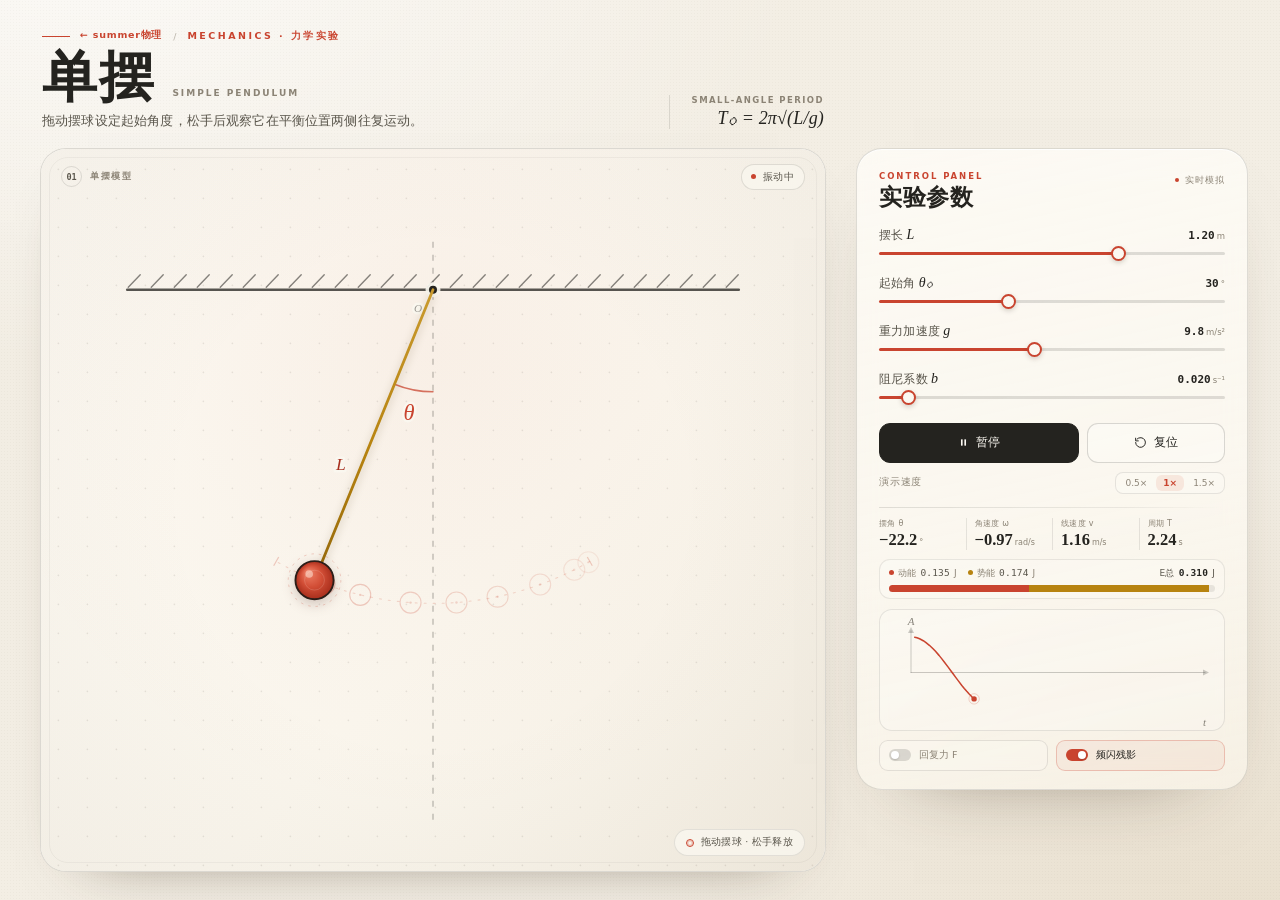
<file: models/pendulum.html>
<!doctype html>
<html lang="zh-CN">
<head>
<meta charset="utf-8">
<meta name="viewport" content="width=device-width,initial-scale=1,viewport-fit=cover">
<title>单摆 · summer物理</title>
<meta name="description" content="单摆可操控模型：拖动摆球、调节参数，观察周期、能量与振幅时间图像。">
<meta name="theme-color" content="#f3eee4">
<link rel="icon" href="../assets/favicon.svg" type="image/svg+xml">
<style>
  :root{
    --paper:#f3eee4;
    --paper-hi:#fbf8f1;
    --ink:#24231f;
    --ink-soft:#59554b;
    --muted:#8b8375;
    --red:#c9442f;
    --red-deep:#a72f1e;
    --blue:#2d6f78;
    --ochre:#a6621d;
    --line:rgba(36,35,31,.13);
    --line-soft:rgba(36,35,31,.075);
    --serif:"Noto Serif SC","Songti SC","STSong",Georgia,serif;
    --sans:"Noto Sans SC","Microsoft YaHei","PingFang SC",system-ui,sans-serif;
    --mono:"Cascadia Mono","SFMono-Regular",Consolas,monospace;
  }
  *{box-sizing:border-box;-webkit-tap-highlight-color:transparent}
  html,body{height:100%}
  body{
    margin:0;overflow:hidden;color:var(--ink);font-family:var(--sans);
    background:
      radial-gradient(1100px 680px at 8% -8%,rgba(255,255,255,.72),transparent 64%),
      radial-gradient(1000px 760px at 98% 104%,rgba(188,158,108,.19),transparent 62%),
      var(--paper);
    -webkit-font-smoothing:antialiased;
  }
  body::before{
    content:"";position:fixed;inset:0;pointer-events:none;z-index:0;
    background-image:radial-gradient(rgba(58,48,34,.13) .55px,transparent .7px);
    background-size:3px 3px;opacity:.24;mix-blend-mode:multiply;
  }
  button,input{font:inherit;color:inherit}
  button{cursor:pointer}
  #app{
    position:relative;z-index:1;height:100dvh;
    display:grid;grid-template-columns:minmax(0,1fr) 392px;grid-template-rows:auto minmax(0,1fr);
    gap:16px 30px;padding:28px 32px 28px 40px;max-width:1720px;margin:0 auto;
  }

  /* ---------------------------------------------------------- header */
  header{grid-column:1;grid-row:1;display:flex;align-items:flex-end;justify-content:space-between;gap:24px;min-width:0;padding:1px 2px 0}
  .kicker{display:flex;align-items:center;gap:10px;color:var(--red);font-size:9.5px;font-weight:700;letter-spacing:.26em;text-transform:uppercase}
  .kicker::before{content:"";width:28px;height:1px;background:var(--red)}
  .kicker a{color:var(--red);text-decoration:none;text-transform:none;letter-spacing:.08em;border-bottom:1px solid transparent;transition:border-color .18s,color .18s}
  .kicker a:hover{color:var(--red-deep);border-color:rgba(201,68,47,.45)}
  .kicker .kicker-slash{color:var(--muted);opacity:.55;font-weight:400;letter-spacing:0;margin:0 1px}
  .title-line{display:flex;align-items:baseline;gap:16px;margin:6px 0 4px}
  h1{margin:0;font-family:var(--serif);font-size:clamp(38px,4.3vw,56px);line-height:1.06;font-weight:700;letter-spacing:.04em}
  .title-line .en{font-size:9px;letter-spacing:.22em;color:var(--muted);font-weight:600;white-space:nowrap}
  header p{margin:0;font-size:12.5px;line-height:1.65;color:var(--ink-soft);letter-spacing:.012em}
  .formula-stamp{display:flex;flex-direction:column;align-items:flex-end;gap:3px;padding-left:22px;border-left:1px solid var(--line);white-space:nowrap;margin-bottom:3px}
  .formula-stamp span{font-size:8.5px;letter-spacing:.17em;color:var(--muted);font-weight:600}
  .formula-stamp b{font-family:var(--serif);font-style:italic;font-size:18px;font-weight:500;letter-spacing:.01em}

  /* ---------------------------------------------------------- stage */
  .stage{
    grid-column:1;grid-row:2;position:relative;min-width:0;min-height:0;overflow:hidden;
    border:1px solid rgba(36,35,31,.15);border-radius:26px;background:var(--paper-hi);
    box-shadow:0 1px 0 rgba(255,255,255,.9) inset,0 26px 60px -48px rgba(56,40,22,.7);
  }
  .stage::after{content:"";position:absolute;inset:8px;border-radius:19px;border:1px solid rgba(36,35,31,.045);pointer-events:none}
  #canvas{display:block;width:100%;height:100%;touch-action:none;cursor:default}
  .stage-top{position:absolute;left:20px;right:20px;top:15px;display:flex;align-items:center;justify-content:space-between;gap:12px;pointer-events:none}
  .stage-tag{display:flex;align-items:center;gap:8px;font-size:9px;letter-spacing:.17em;color:var(--muted);font-weight:600}
  .stage-tag span{display:inline-grid;place-items:center;width:21px;height:21px;border:1px solid var(--line);border-radius:50%;font-family:var(--mono);font-size:8.5px;letter-spacing:0;color:var(--ink-soft)}
  .status{display:flex;align-items:center;gap:7px;padding:5px 10px 5px 9px;border:1px solid rgba(36,35,31,.12);border-radius:999px;background:rgba(250,247,239,.72);backdrop-filter:blur(8px);font-size:10px;color:var(--ink-soft);letter-spacing:.04em}
  .status i{width:5px;height:5px;border-radius:50%;background:var(--red);box-shadow:0 0 0 0 rgba(201,68,47,.45);animation:pulse 1.9s ease-out infinite}
  .status b{font-weight:500}
  .status.paused i{background:#9d9588;animation:none;box-shadow:none}
  @keyframes pulse{0%{box-shadow:0 0 0 0 rgba(201,68,47,.4)}70%{box-shadow:0 0 0 6px rgba(201,68,47,0)}100%{box-shadow:0 0 0 0 rgba(201,68,47,0)}}
  .stage-bottom{position:absolute;left:20px;right:20px;bottom:15px;display:flex;align-items:flex-end;justify-content:space-between;gap:12px;pointer-events:none}
  .legend{display:flex;align-items:center;gap:13px;padding:6px 10px;border:1px solid rgba(36,35,31,.09);border-radius:9px;background:rgba(250,247,239,.72);backdrop-filter:blur(6px);font-size:9.5px;color:var(--ink-soft);opacity:0;transform:translateY(4px);transition:opacity .22s,transform .22s}
  .legend.show{opacity:1;transform:none}
  .legend span{display:flex;align-items:center;gap:5px;white-space:nowrap}
  .legend i{display:block;width:13px;height:2px;border-radius:2px;position:relative}
  .legend i::after{content:"";position:absolute;right:-1px;top:-2.5px;border-left:4px solid currentColor;border-top:3px solid transparent;border-bottom:3px solid transparent}
  .legend .v{background:var(--blue);color:var(--blue)}
  .legend .f{background:var(--ochre);color:var(--ochre)}
  .hint{display:flex;align-items:center;gap:7px;margin-left:auto;padding:6px 11px;border:1px solid rgba(36,35,31,.1);border-radius:999px;background:rgba(250,247,239,.76);backdrop-filter:blur(6px);font-size:9.5px;color:var(--ink-soft);letter-spacing:.03em;transition:opacity .35s,transform .35s}
  .hint::before{content:"";width:6px;height:6px;border-radius:50%;border:1px solid var(--red);box-shadow:inset 0 0 0 1.5px rgba(201,68,47,.25)}
  .hint.used{opacity:0;transform:translateY(5px)}

  /* ---------------------------------------------------------- panel */
  .panel{
    grid-column:2;grid-row:2;align-self:start;min-height:0;max-height:calc(100dvh - 56px);overflow:auto;
    padding:22px 22px 18px;border:1px solid rgba(36,35,31,.14);border-radius:26px;
    background:linear-gradient(168deg,rgba(255,253,248,.79),rgba(255,251,241,.56));
    backdrop-filter:blur(14px);-webkit-backdrop-filter:blur(14px);
    box-shadow:0 1px 0 rgba(255,255,255,.86) inset,0 32px 80px -58px rgba(56,40,22,.62);
    scrollbar-width:none;
  }
  .panel::-webkit-scrollbar{display:none}
  .panel-head{display:flex;align-items:flex-start;justify-content:space-between;gap:12px;margin-bottom:15px}
  .eyebrow{font-size:8.5px;font-weight:700;letter-spacing:.23em;color:var(--red)}
  .panel h2{font-family:var(--serif);font-size:23px;line-height:1.2;font-weight:700;margin:3px 0 0;letter-spacing:.03em}
  .panel-note{font-size:8.5px;letter-spacing:.12em;color:var(--muted);padding-top:4px;white-space:nowrap}
  .panel-note::before{content:"";display:inline-block;width:4px;height:4px;border-radius:50%;background:var(--red);margin-right:6px;vertical-align:1px}

  .control{display:block;margin:0 0 11px}
  .control:last-child{margin-bottom:0}
  .control-head{display:flex;align-items:baseline;justify-content:space-between;gap:12px;margin-bottom:1px}
  .control-head .name{font-size:11.5px;color:var(--ink-soft);letter-spacing:.02em}
  .control-head em{font-family:var(--serif);font-style:italic;font-size:14px;color:var(--ink);margin-left:3px}
  .control-head .value{font-family:var(--mono);font-size:11px;color:var(--ink);font-variant-numeric:tabular-nums;white-space:nowrap}
  .control-head .value b{font-weight:600}
  .control-head .value small{font-family:var(--sans);font-size:8.5px;color:var(--muted);margin-left:2px}

  input[type=range]{
    -webkit-appearance:none;appearance:none;display:block;width:100%;height:20px;margin:1px 0 0;
    background:transparent;outline:none;--fill:50%;
  }
  input[type=range]::-webkit-slider-runnable-track{
    height:3px;border-radius:3px;
    background:linear-gradient(to right,var(--red) 0 var(--fill),rgba(36,35,31,.14) var(--fill) 100%);
  }
  input[type=range]::-webkit-slider-thumb{
    -webkit-appearance:none;appearance:none;width:15px;height:15px;margin-top:-6px;border-radius:50%;
    background:var(--paper-hi);border:2px solid var(--red);box-shadow:0 2px 5px rgba(60,40,25,.2);
    transition:transform .12s;
  }
  input[type=range]:active::-webkit-slider-thumb{transform:scale(1.12)}
  input[type=range]::-moz-range-track{height:3px;border-radius:3px;background:rgba(36,35,31,.14)}
  input[type=range]::-moz-range-progress{height:3px;border-radius:3px;background:var(--red)}
  input[type=range]::-moz-range-thumb{width:13px;height:13px;border:2px solid var(--red);border-radius:50%;background:var(--paper-hi)}
  input[type=range]:focus-visible::-webkit-slider-thumb{box-shadow:0 0 0 4px rgba(201,68,47,.17)}

  .transport{display:grid;grid-template-columns:1.45fr 1fr;gap:8px;margin-top:15px}
  .btn{
    display:flex;align-items:center;justify-content:center;gap:7px;height:40px;padding:0 12px;
    border:1px solid rgba(36,35,31,.17);border-radius:11px;background:rgba(255,255,255,.25);
    font-size:11.5px;font-weight:500;letter-spacing:.03em;transition:background .15s,border-color .15s,transform .1s;
  }
  .btn:hover{background:rgba(255,255,255,.55)}
  .btn:active{transform:translateY(1px)}
  .btn.primary{background:var(--ink);border-color:var(--ink);color:#fbf8f1}
  .btn.primary:hover{background:#13120f;border-color:#13120f}
  .btn svg{width:13px;height:13px;display:block}
  .btn.primary svg{width:11px;height:11px}

  .speed-row{display:flex;align-items:center;justify-content:space-between;margin-top:9px;font-size:9.5px;color:var(--muted);letter-spacing:.08em}
  .seg{display:flex;gap:2px;padding:2px;border:1px solid rgba(36,35,31,.1);border-radius:8px;background:rgba(255,255,255,.16)}
  .seg button{border:0;background:none;padding:3px 7px;border-radius:6px;font-size:9px;color:var(--muted);font-variant-numeric:tabular-nums}
  .seg button:hover{color:var(--ink-soft)}
  .seg button.on{background:rgba(201,68,47,.1);color:var(--red);font-weight:600}
  .section-rule{height:1px;margin:13px 0 10px;background:linear-gradient(90deg,var(--line),var(--line-soft) 72%,transparent)}

  .stats{display:grid;grid-template-columns:repeat(4,minmax(0,1fr))}
  .stat{padding:0 8px;border-left:1px solid rgba(36,35,31,.1);min-width:0}
  .stat:first-child{padding-left:0;border-left:0}
  .stat .k{display:block;font-size:8px;letter-spacing:.04em;color:var(--muted);margin-bottom:2px;white-space:nowrap}
  .stat .v{display:flex;align-items:baseline;gap:2px;font-family:var(--serif);font-variant-numeric:tabular-nums;white-space:nowrap}
  .stat .v b{font-size:16.5px;font-weight:600;line-height:1.15}
  .stat .v small{font-family:var(--sans);font-size:8px;font-weight:400;color:var(--muted)}

  .energy-strip{margin-top:9px;padding:7px 9px 6px;border:1px solid rgba(36,35,31,.09);border-radius:11px;background:rgba(255,255,255,.18)}
  .energy-meta{display:flex;align-items:baseline;gap:11px;font-size:9px;color:var(--muted);letter-spacing:.02em}
  .energy-meta span{display:flex;align-items:baseline;gap:4px;white-space:nowrap}
  .energy-meta i{display:inline-block;width:5px;height:5px;border-radius:50%;transform:translateY(-1px)}
  .energy-meta .k{background:var(--red)}
  .energy-meta .u{background:#b78310}
  .energy-meta b{font-family:var(--mono);font-size:9.5px;font-weight:500;color:var(--ink-soft);font-variant-numeric:tabular-nums}
  .energy-meta .e-total{margin-left:auto;color:var(--ink-soft)}
  .energy-meta .e-total b{color:var(--ink);font-weight:600}
  .energy-track{display:flex;height:7px;margin-top:5px;border-radius:4px;background:rgba(36,35,31,.09);overflow:hidden}
  .energy-track i{display:block;width:0;height:100%;transition:width .1s linear}
  #eKBar{background:var(--red)}
  #eUBar{background:#b78310}

  .chart-card{margin-top:10px;padding:5px 7px 3px;border:1px solid rgba(36,35,31,.1);border-radius:13px;background:rgba(255,255,255,.2)}
  #chart{display:block;width:100%;height:112px}

  .switches{display:grid;grid-template-columns:1fr 1fr;gap:8px;margin-top:9px}
  .switch{
    display:flex;align-items:center;gap:8px;min-width:0;height:31px;padding:0 9px;
    border:1px solid rgba(36,35,31,.11);border-radius:9px;background:rgba(255,255,255,.14);
    font-size:9.5px;color:var(--muted);text-align:left;transition:background .15s,border-color .15s,color .15s;
  }
  .switch:hover{border-color:rgba(36,35,31,.2);color:var(--ink-soft)}
  .switch .track{position:relative;flex:0 0 auto;width:22px;height:12px;border-radius:99px;background:rgba(36,35,31,.15);transition:background .18s}
  .switch .track::after{content:"";position:absolute;left:2px;top:2px;width:8px;height:8px;border-radius:50%;background:#fff;box-shadow:0 1px 2px rgba(0,0,0,.18);transition:transform .18s}
  .switch.on{color:var(--ink);border-color:rgba(201,68,47,.26);background:rgba(201,68,47,.055)}
  .switch.on .track{background:var(--red)}
  .switch.on .track::after{transform:translateX(10px)}

  @media (max-height:830px){
    #app{padding-top:20px;padding-bottom:20px}
    .panel{padding:17px 19px 14px;max-height:calc(100dvh - 40px)}
    .panel-head{margin-bottom:11px}
    .panel h2{font-size:21px}
    .control{margin-bottom:8px}
    .transport{margin-top:11px}
    .section-rule{margin:10px 0 8px}
    #chart{height:90px}
  }
  @media (max-height:790px){
    .panel{padding:15px 19px 13px}
    .panel-head{margin-bottom:9px}
    .control{margin-bottom:7px}
    .transport{margin-top:9px}
    .section-rule{margin:9px 0 8px}
    #chart{height:78px}
  }
  @media (max-width:1080px){
    #app{grid-template-columns:minmax(0,1fr) 352px;gap:14px 22px;padding:24px 24px 24px 30px}
    .formula-stamp{display:none}
  }
  @media (max-width:900px){
    body{overflow:auto}
    #app{display:flex;flex-direction:column;height:auto;min-height:100dvh;gap:14px;padding:18px}
    header{order:0}
    .formula-stamp{display:none}
    h1{font-size:40px}
    .title-line .en{display:none}
    .stage{order:1;width:100%;height:60vh;min-height:410px;flex:none}
    .panel{order:2;width:100%;max-height:none;align-self:stretch;overflow:visible}
    #chart{height:112px}
  }
  @media (max-width:560px){
    #app{padding:13px;gap:12px}
    header p{font-size:11px}
    h1{font-size:34px}
    .stage{height:55vh;min-height:350px;border-radius:20px}
    .stage-top{left:14px;right:14px;top:12px}
    .stage-bottom{left:14px;right:14px;bottom:12px}
    .hint{font-size:8.5px}
    .legend{font-size:8.5px;gap:8px}
    .panel{padding:18px 16px 16px;border-radius:20px}
    .stats .v b{font-size:15px}
    .stat .v small{font-size:7px}
  }
  @media (prefers-reduced-motion:reduce){
    .status i{animation:none}
  }
</style>
</head>
<body>
<div id="app">
  <header>
    <div>
      <div class="kicker"><a href="../index.html" title="返回 summer物理首页">← summer物理</a><span class="kicker-slash">/</span>MECHANICS · 力学实验</div>
      <div class="title-line"><h1>单摆</h1><span class="en">SIMPLE PENDULUM</span></div>
      <p>拖动摆球设定起始角度，松手后观察它在平衡位置两侧往复运动。</p>
    </div>
    <div class="formula-stamp"><span>SMALL-ANGLE PERIOD</span><b>T₀ = 2π√(L/g)</b></div>
  </header>

  <section class="stage" id="stage">
    <canvas id="canvas"></canvas>
    <div class="stage-top">
      <div class="stage-tag"><span>01</span>单摆模型</div>
      <div class="status" id="status"><i></i><b id="statusText">振动中</b></div>
    </div>
    <div class="stage-bottom">
      <div class="legend" id="legend">
        <span><i class="f"></i>回复力 F = −mg sin θ</span>
      </div>
      <div class="hint" id="hint">拖动摆球 · 松手释放</div>
    </div>
  </section>

  <aside class="panel">
    <div class="panel-head">
      <div><div class="eyebrow">CONTROL PANEL</div><h2>实验参数</h2></div>
      <span class="panel-note">实时模拟</span>
    </div>

    <div class="controls">
      <label class="control">
        <span class="control-head"><span class="name">摆长<em>L</em></span><span class="value"><b id="lVal">1.20</b><small>m</small></span></span>
        <input id="lRange" type="range" min="0.50" max="1.50" step="0.01" value="1.20" aria-label="摆长">
      </label>
      <label class="control">
        <span class="control-head"><span class="name">起始角<em>θ₀</em></span><span class="value"><b id="aVal">30</b><small>°</small></span></span>
        <input id="aRange" type="range" min="1" max="80" step="1" value="30" aria-label="起始角">
      </label>
      <label class="control">
        <span class="control-head"><span class="name">重力加速度<em>g</em></span><span class="value"><b id="gVal">9.8</b><small>m/s²</small></span></span>
        <input id="gRange" type="range" min="1.6" max="20" step="0.1" value="9.8" aria-label="重力加速度">
      </label>
      <label class="control">
        <span class="control-head"><span class="name">阻尼系数<em>b</em></span><span class="value"><b id="bVal">0.020</b><small>s⁻¹</small></span></span>
        <input id="bRange" type="range" min="0" max="0.30" step="0.005" value="0.02" aria-label="阻尼系数">
      </label>
    </div>

    <div class="transport">
      <button id="playBtn" class="btn primary" type="button">
        <span id="playIcon"></span><span id="playText">暂停</span>
      </button>
      <button id="resetBtn" class="btn" type="button">
        <svg viewBox="0 0 24 24" fill="none" stroke="currentColor" stroke-width="1.8" stroke-linecap="round" stroke-linejoin="round" aria-hidden="true"><path d="M3 12a9 9 0 1 0 2.6-6.4"/><path d="M3 4v5h5"/></svg>
        <span>复位</span>
      </button>
    </div>

    <div class="speed-row">
      <span>演示速度</span>
      <div class="seg" id="speedSeg">
        <button type="button" data-speed="0.5">0.5×</button>
        <button type="button" data-speed="1" class="on">1×</button>
        <button type="button" data-speed="1.5">1.5×</button>
      </div>
    </div>

    <div class="section-rule"></div>

    <div class="stats">
      <div class="stat"><span class="k">摆角 θ</span><span class="v"><b id="thetaVal">+30.0</b><small>°</small></span></div>
      <div class="stat"><span class="k">角速度 ω</span><span class="v"><b id="omegaVal">0.00</b><small>rad/s</small></span></div>
      <div class="stat"><span class="k">线速度 v</span><span class="v"><b id="vVal">0.00</b><small>m/s</small></span></div>
      <div class="stat" title="周期按精确椭圆积分计算，大角度时会略大于小角度近似值"><span class="k">周期 T</span><span class="v"><b id="periodVal">2.23</b><small>s</small></span></div>
    </div>

    <div class="energy-strip" title="摆球质量取 0.20 kg；条形比例以初始机械能为基准，阻尼会使总能量逐渐减小">
      <div class="energy-meta">
        <span><i class="k"></i>动能 <b id="eK">0.000</b> J</span>
        <span><i class="u"></i>势能 <b id="eU">0.315</b> J</span>
        <span class="e-total">E总 <b id="eT">0.315</b> J</span>
      </div>
      <div class="energy-track" aria-hidden="true"><i id="eKBar"></i><i id="eUBar"></i></div>
    </div>

    <div class="chart-card">
      <canvas id="chart" aria-label="振幅 A 随时间 t 变化的图像"></canvas>
    </div>

    <div class="switches">
      <button class="switch" id="vectorSwitch" type="button" aria-pressed="false"><span class="track"></span><span>回复力 F</span></button>
      <button class="switch on" id="ghostSwitch" type="button" aria-pressed="true"><span class="track"></span><span>频闪残影</span></button>
    </div>
  </aside>
</div>

<script>
(() => {
  "use strict";

  const $ = (s) => document.querySelector(s);
  const TAU = Math.PI * 2;
  const DEG = Math.PI / 180;
  const RAD = 180 / Math.PI;
  const MAX_ANGLE = 80 * DEG;
  const FIXED_DT = 1 / 480;
  const MASS = 0.2;

  const clamp = (v, a, b) => (v < a ? a : v > b ? b : v);
  const stage = $("#stage");
  const canvas = $("#canvas");
  const ctx = canvas.getContext("2d");
  const chart = $("#chart");
  const cctx = chart.getContext("2d");

  const state = {
    L: 1.2,
    g: 9.8,
    damping: 0.02,
    theta0: 30 * DEG,
    theta: 30 * DEG,
    omega: 0,
    t: 0,
    playing: true,
    speed: 1,
    dragging: false,
    hover: false,
    hasDragged: false,
    showVectors: false,
    showGhosts: true,
    ghostTimer: 0,
    ghosts: [],
    history: [],
    lastHistory: -1,
  };

  const geom = {
    w: 0, h: 0, dpr: 1, pivotX: 0, pivotY: 0,
    scale: 1, bobR: 18, unit: 1,
  };
  let bgCanvas = null;
  let lastFrame = performance.now();
  let startAt = performance.now() + 440;
  let accumulator = 0;
  let lastHud = 0;

  // ------------------------------------------------------------- physics
  const periodSmall = () => TAU * Math.sqrt(state.L / state.g);

  function periodExact(angle) {
    const a = Math.abs(angle);
    if (a < 1e-6) return periodSmall();
    const k = Math.sin(a / 2);
    let A = 1, B = Math.sqrt(Math.max(0, 1 - k * k));
    for (let i = 0; i < 16; i++) {
      const na = (A + B) / 2;
      B = Math.sqrt(A * B);
      A = na;
    }
    return 4 * Math.sqrt(state.L / state.g) * (Math.PI / (2 * A));
  }

  function integrate(dt) {
    const alpha = -(state.g / state.L) * Math.sin(state.theta) - state.damping * state.omega;
    state.omega += alpha * dt;
    state.theta += state.omega * dt;
    state.t += dt;
    if (state.theta > MAX_ANGLE) { state.theta = MAX_ANGLE; state.omega = Math.min(0, state.omega); }
    if (state.theta < -MAX_ANGLE) { state.theta = -MAX_ANGLE; state.omega = Math.max(0, state.omega); }
  }

  function energyState() {
    const K = 0.5 * MASS * Math.pow(state.L * state.omega, 2);
    const U = MASS * state.g * state.L * (1 - Math.cos(state.theta));
    const E0 = MASS * state.g * state.L * (1 - Math.cos(state.theta0));
    return { K, U, E: K + U, E0 };
  }

  function record() {
    if (state.t - state.lastHistory < 0.02) return;
    state.lastHistory = state.t;
    state.history.push({ t: state.t, th: state.theta });
    const cut = state.t - 12;
    while (state.history.length && state.history[0].t < cut) state.history.shift();
    if (state.showGhosts && state.playing && !state.dragging) {
      if (state.t >= state.ghostTimer) {
        state.ghosts.push({ th: state.theta, t: state.t });
        state.ghostTimer = state.t + 0.085;
      }
    }
    const ghostCut = state.t - 1.15;
    while (state.ghosts.length && state.ghosts[0].t < ghostCut) state.ghosts.shift();
  }

  function resetMotion(keepPlaying = true) {
    state.theta = state.theta0;
    state.omega = 0;
    state.t = 0;
    state.history = [];
    state.ghosts = [];
    state.lastHistory = -1;
    state.ghostTimer = 0;
    accumulator = 0;
    if (!keepPlaying) state.playing = false;
    updateTransport();
    updateParamsUI();
    updateHud(true);
    drawChart();
  }

  // ------------------------------------------------------------- geometry
  function resizeStage() {
    const r = canvas.getBoundingClientRect();
    const w = Math.max(1, r.width);
    const h = Math.max(1, r.height);
    geom.dpr = Math.min(window.devicePixelRatio || 1, 2.5);
    geom.w = w;
    geom.h = h;
    canvas.width = Math.round(w * geom.dpr);
    canvas.height = Math.round(h * geom.dpr);
    ctx.setTransform(geom.dpr, 0, 0, geom.dpr, 0, 0);
    geom.pivotX = w * 0.5;
    geom.pivotY = Math.max(82, h * 0.195);
    geom.scale = Math.min((w * 0.50) / 1.5, (h * 0.76) / 1.5);
    geom.bobR = clamp(geom.scale * 0.073, 12, 25);
    geom.unit = clamp(Math.min(w, h) / 740, 0.82, 1.16);
    buildBackground();
    drawChart();
  }

  function buildBackground() {
    const w = geom.w, h = geom.h, dpr = geom.dpr;
    const bg = document.createElement("canvas");
    bg.width = Math.round(w * dpr);
    bg.height = Math.round(h * dpr);
    const b = bg.getContext("2d");
    b.setTransform(dpr, 0, 0, dpr, 0, 0);

    const grad = b.createLinearGradient(0, 0, w, h);
    grad.addColorStop(0, "#fcf9f2");
    grad.addColorStop(0.58, "#faf6ed");
    grad.addColorStop(1, "#f4eee2");
    b.fillStyle = grad;
    b.fillRect(0, 0, w, h);

    const glow = b.createRadialGradient(w * 0.5, h * 0.28, 10, w * 0.5, h * 0.28, Math.max(w, h) * 0.62);
    glow.addColorStop(0, "rgba(201,68,47,.045)");
    glow.addColorStop(0.55, "rgba(201,68,47,.012)");
    glow.addColorStop(1, "rgba(201,68,47,0)");
    b.fillStyle = glow;
    b.fillRect(0, 0, w, h);

    const step = w < 620 ? 23 : 29;
    b.fillStyle = "rgba(53,43,29,.10)";
    for (let y = step * 0.7; y < h; y += step) {
      for (let x = step * 0.6; x < w; x += step) {
        b.beginPath();
        b.arc(x, y, 0.85, 0, TAU);
        b.fill();
      }
    }

    const vig = b.createRadialGradient(w * 0.5, h * 0.48, Math.min(w, h) * 0.34, w * 0.5, h * 0.48, Math.max(w, h) * 0.78);
    vig.addColorStop(0, "rgba(70,52,30,0)");
    vig.addColorStop(1, "rgba(70,52,30,.055)");
    b.fillStyle = vig;
    b.fillRect(0, 0, w, h);

    bgCanvas = bg;
  }

  const bobPoint = (angle = state.theta, len = state.L * geom.scale) => ({
    x: geom.pivotX + Math.sin(angle) * len,
    y: geom.pivotY + Math.cos(angle) * len,
  });

  function angleFromPoint(x, y) {
    const dx = x - geom.pivotX;
    const dy = Math.max(1, y - geom.pivotY);
    return clamp(Math.atan2(dx, dy), -MAX_ANGLE, MAX_ANGLE);
  }

  // ------------------------------------------------------------- drawing
  function haloText(text, x, y, fill, font, align = "center", baseline = "middle") {
    ctx.save();
    ctx.font = font;
    ctx.textAlign = align;
    ctx.textBaseline = baseline;
    ctx.lineJoin = "round";
    ctx.strokeStyle = "rgba(250,247,239,.94)";
    ctx.lineWidth = 5;
    ctx.strokeText(text, x, y);
    ctx.fillStyle = fill;
    ctx.fillText(text, x, y);
    ctx.restore();
  }

  function arrow(x1, y1, x2, y2, color, width, label) {
    const dx = x2 - x1, dy = y2 - y1;
    const len = Math.hypot(dx, dy);
    if (len < 4) return;
    const ux = dx / len, uy = dy / len;
    ctx.save();
    ctx.strokeStyle = color;
    ctx.fillStyle = color;
    ctx.lineWidth = width;
    ctx.lineCap = "round";
    ctx.beginPath();
    ctx.moveTo(x1, y1);
    ctx.lineTo(x2 - ux * 5, y2 - uy * 5);
    ctx.stroke();
    const head = 9;
    const wing = 0.42;
    ctx.beginPath();
    ctx.moveTo(x2, y2);
    ctx.lineTo(x2 - Math.cos(wing) * head * ux + Math.sin(wing) * head * uy,
               y2 - Math.cos(wing) * head * uy - Math.sin(wing) * head * ux);
    ctx.lineTo(x2 - Math.cos(wing) * head * ux - Math.sin(wing) * head * uy,
               y2 - Math.cos(wing) * head * uy + Math.sin(wing) * head * ux);
    ctx.closePath();
    ctx.fill();
    if (label) {
      haloText(label, x2 + ux * 13, y2 + uy * 13 - 4, color,
        `italic 600 ${12.5 * geom.unit}px "Cambria Math","Noto Serif SC",Georgia,serif`);
    }
    ctx.restore();
  }

  function draw(now) {
    const g = geom;
    if (!bgCanvas) return;
    ctx.clearRect(0, 0, g.w, g.h);
    ctx.drawImage(bgCanvas, 0, 0, g.w, g.h);

    const px = g.pivotX, py = g.pivotY;
    const len = state.L * g.scale;
    const bob = bobPoint();
    const bobR = g.bobR;

    // equilibrium reference
    ctx.save();
    ctx.strokeStyle = "rgba(36,35,31,.29)";
    ctx.lineWidth = 1.3;
    ctx.setLineDash([6, 7]);
    ctx.beginPath();
    ctx.moveTo(px, py - 48);
    ctx.lineTo(px, g.h * 0.935);
    ctx.stroke();
    ctx.restore();

    // swing range
    ctx.save();
    ctx.beginPath();
    ctx.arc(px, py, len, Math.PI / 2 - state.theta0, Math.PI / 2 + state.theta0, false);
    ctx.strokeStyle = "rgba(201,68,47,.19)";
    ctx.lineWidth = 1.1;
    ctx.setLineDash([2, 7]);
    ctx.lineCap = "round";
    ctx.stroke();
    ctx.restore();

    // range end ticks
    for (const a of [-state.theta0, state.theta0]) {
      const ex = px + Math.sin(a) * len;
      const ey = py + Math.cos(a) * len;
      const nx = Math.sin(a), ny = Math.cos(a);
      ctx.beginPath();
      ctx.moveTo(ex - nx * 5, ey - ny * 5);
      ctx.lineTo(ex + nx * 5, ey + ny * 5);
      ctx.strokeStyle = "rgba(201,68,47,.26)";
      ctx.lineWidth = 1.2;
      ctx.stroke();
    }

    // ceiling
    const half = Math.min(g.w * 0.39, 400);
    const x0 = px - half, x1 = px + half;
    ctx.save();
    ctx.strokeStyle = "rgba(36,35,31,.76)";
    ctx.lineWidth = 2.6;
    ctx.lineCap = "round";
    ctx.beginPath();
    ctx.moveTo(x0, py);
    ctx.lineTo(x1, py);
    ctx.stroke();
    ctx.strokeStyle = "rgba(36,35,31,.55)";
    ctx.lineWidth = 1.35;
    for (let x = x0 + 9; x < x1 - 4; x += 23) {
      ctx.beginPath();
      ctx.moveTo(x - 8, py - 2.5);
      ctx.lineTo(x + 4, py - 15);
      ctx.stroke();
    }
    ctx.restore();

    // pivot
    ctx.beginPath();
    ctx.arc(px, py, 7.5, 0, TAU);
    ctx.fillStyle = "rgba(250,247,239,.9)";
    ctx.fill();
    ctx.beginPath();
    ctx.arc(px, py, 4, 0, TAU);
    ctx.fillStyle = "#24231f";
    ctx.fill();
    haloText("O", px - 15, py + 19, "rgba(36,35,31,.44)",
      `italic 500 ${11.5 * g.unit}px "Cambria Math","Noto Serif SC",Georgia,serif`, "center", "middle");

    // ghosts
    if (state.showGhosts) {
      for (const gh of state.ghosts) {
        const age = state.t - gh.t;
        if (age < 0 || age > 1.15) continue;
        const p = bobPoint(gh.th);
        const a = 0.29 * (1 - age / 1.15);
        ctx.beginPath();
        ctx.arc(p.x, p.y, bobR * 0.55, 0, TAU);
        ctx.strokeStyle = `rgba(201,68,47,${a})`;
        ctx.lineWidth = 1.1;
        ctx.stroke();
        ctx.beginPath();
        ctx.arc(p.x, p.y, 1.2, 0, TAU);
        ctx.fillStyle = `rgba(201,68,47,${a * 0.95})`;
        ctx.fill();
      }
    }

    // angle arc
    const arcR = clamp(len * 0.34, 36, 102);
    if (Math.abs(state.theta) > 0.012) {
      ctx.save();
      ctx.beginPath();
      ctx.arc(px, py, arcR, Math.PI / 2, Math.PI / 2 - state.theta, state.theta > 0);
      ctx.strokeStyle = "rgba(201,68,47,.74)";
      ctx.lineWidth = 1.45;
      ctx.lineCap = "round";
      ctx.stroke();
      ctx.restore();

      const mid = Math.PI / 2 - state.theta / 2;
      let tx = px + Math.cos(mid) * (arcR + 23);
      let ty = py + Math.sin(mid) * (arcR + 25);
      if (Math.abs(state.theta) < 0.075) {
        tx = px + 20;
        ty = py + arcR + 19;
      }
      haloText("θ", tx, ty, "#c9442f",
        `italic 500 ${23 * g.unit}px "Cambria Math","Noto Serif SC",Georgia,serif`);
    } else {
      haloText("θ", px + 20, py + arcR + 18, "rgba(201,68,47,.8)",
        `italic 500 ${23 * g.unit}px "Cambria Math","Noto Serif SC",Georgia,serif`);
    }

    // length label
    const mx = px + Math.sin(state.theta) * len * 0.63;
    const my = py + Math.cos(state.theta) * len * 0.63;
    const lx = mx - Math.cos(state.theta) * 19;
    const ly = my + Math.sin(state.theta) * 19;
    haloText("L", lx, ly, "#a72f1e",
      `italic 500 ${18 * g.unit}px "Cambria Math","Noto Serif SC",Georgia,serif`);

    // rod (deep-gold rope)
    ctx.save();
    const rodGrad = ctx.createLinearGradient(px, py, bob.x, bob.y);
    rodGrad.addColorStop(0, "#c99a2e");
    rodGrad.addColorStop(0.55, "#b78310");
    rodGrad.addColorStop(1, "#93670a");
    ctx.strokeStyle = rodGrad;
    ctx.lineWidth = 2.8;
    ctx.lineCap = "round";
    ctx.shadowColor = "rgba(74,52,9,.28)";
    ctx.shadowBlur = 8;
    ctx.shadowOffsetY = 3;
    ctx.beginPath();
    ctx.moveTo(px, py);
    ctx.lineTo(bob.x, bob.y);
    ctx.stroke();
    ctx.restore();

    // bob
    ctx.save();
    ctx.shadowColor = "rgba(74,31,20,.27)";
    ctx.shadowBlur = 14;
    ctx.shadowOffsetY = 4;
    const bobGrad = ctx.createRadialGradient(bob.x - bobR * 0.34, bob.y - bobR * 0.42, bobR * 0.1, bob.x, bob.y, bobR);
    bobGrad.addColorStop(0, "#ec7b62");
    bobGrad.addColorStop(0.52, "#d24e36");
    bobGrad.addColorStop(1, "#a82e1c");
    ctx.beginPath();
    ctx.arc(bob.x, bob.y, bobR, 0, TAU);
    ctx.fillStyle = bobGrad;
    ctx.fill();
    ctx.shadowColor = "transparent";
    ctx.strokeStyle = "#2b1d18";
    ctx.lineWidth = 1.9;
    ctx.stroke();
    ctx.restore();

    ctx.beginPath();
    ctx.arc(bob.x - bobR * 0.28, bob.y - bobR * 0.32, bobR * 0.2, 0, TAU);
    ctx.fillStyle = "rgba(255,245,232,.48)";
    ctx.fill();
    ctx.beginPath();
    ctx.arc(bob.x, bob.y, bobR * 0.52, 0, TAU);
    ctx.strokeStyle = "rgba(255,235,220,.16)";
    ctx.lineWidth = 1;
    ctx.stroke();

    // drag affordance
    if (!state.hasDragged || state.hover || state.dragging) {
      const pulse = 0.5 + 0.5 * Math.sin(now * 3.1);
      ctx.save();
      ctx.beginPath();
      ctx.arc(bob.x, bob.y, bobR + 7 + pulse * 2.2, 0, TAU);
      ctx.setLineDash([2.5, 5]);
      ctx.strokeStyle = `rgba(201,68,47,${0.22 + pulse * 0.16})`;
      ctx.lineWidth = 1;
      ctx.stroke();
      ctx.restore();
    }

    // vectors
    if (state.showVectors) {
      const tx = Math.cos(state.theta);
      const ty = -Math.sin(state.theta);
      const f = -MASS * state.g * Math.sin(state.theta);
      if (Math.abs(f) > 0.025) {
        const dir = Math.sign(f);
        const start = bobR + 4;
        const fLen = clamp(Math.abs(f) * 68, 26, 118);
        const sx = bob.x + tx * dir * start;
        const sy = bob.y + ty * dir * start;
        arrow(sx, sy, sx + tx * dir * fLen, sy + ty * dir * fLen,
              "#a6621d", 2.1, "F");
      }
    }
  }

  // ------------------------------------------------------------- chart
  function resizeChart() {
    const r = chart.getBoundingClientRect();
    const dpr = Math.min(window.devicePixelRatio || 1, 2.5);
    chart.width = Math.max(1, Math.round(r.width * dpr));
    chart.height = Math.max(1, Math.round(r.height * dpr));
    cctx.setTransform(dpr, 0, 0, dpr, 0, 0);
  }

  function drawChart() {
    const r = chart.getBoundingClientRect();
    const w = r.width, h = r.height;
    if (w < 2 || h < 2) return;
    const padL = 24, padR = 12, padT = 18, padB = 15;
    const plotW = Math.max(1, w - padL - padR);
    const plotH = Math.max(1, h - padT - padB);
    const mid = padT + plotH / 2;
    const ampDeg = Math.max(8, state.theta0 * RAD * 1.08);
    const yHalf = plotH / 2 - 1;
    const tEnd = Math.max(4, state.t);
    const tStart = tEnd - 4;

    cctx.clearRect(0, 0, w, h);

    // simple axes: amplitude A (vertical) and time t (horizontal)
    const axisColor = "rgba(36,35,31,.23)";
    cctx.save();
    cctx.strokeStyle = axisColor;
    cctx.fillStyle = axisColor;
    cctx.lineWidth = 1;
    cctx.lineCap = "round";
    cctx.beginPath();
    cctx.moveTo(padL, mid);
    cctx.lineTo(padL, padT - 2);
    cctx.stroke();
    cctx.beginPath();
    cctx.moveTo(padL, mid);
    cctx.lineTo(w - padR, mid);
    cctx.stroke();
    cctx.beginPath();
    cctx.moveTo(padL, padT - 6);
    cctx.lineTo(padL - 3, padT);
    cctx.lineTo(padL + 3, padT);
    cctx.closePath();
    cctx.fill();
    cctx.beginPath();
    cctx.moveTo(w - padR + 4, mid);
    cctx.lineTo(w - padR - 2, mid - 3);
    cctx.lineTo(w - padR - 2, mid + 3);
    cctx.closePath();
    cctx.fill();

    cctx.font = `italic 500 11px "Cambria Math","Noto Serif SC",Georgia,serif`;
    cctx.fillStyle = "rgba(89,85,75,.72)";
    cctx.textAlign = "center";
    cctx.textBaseline = "middle";
    cctx.fillText("A", padL, 7);
    cctx.textAlign = "right";
    cctx.fillText("t", w - padR + 1, h - 4);
    cctx.restore();

    const toX = (t) => padL + ((t - tStart) / 4) * plotW;
    const toY = (th) => mid - (th * RAD / ampDeg) * yHalf;

    // curve
    if (state.history.length > 1) {
      cctx.save();
      cctx.beginPath();
      let started = false;
      for (const p of state.history) {
        if (p.t < tStart - 0.2) continue;
        const x = toX(p.t), y = toY(p.th);
        if (!started) { cctx.moveTo(x, y); started = true; }
        else cctx.lineTo(x, y);
      }
      cctx.strokeStyle = "#c9442f";
      cctx.lineWidth = 1.55;
      cctx.lineJoin = "round";
      cctx.lineCap = "round";
      cctx.stroke();
      cctx.restore();
    }

    // current point
    const cx = toX(state.t);
    const cy = toY(state.theta);
    cctx.save();
    cctx.beginPath();
    cctx.arc(cx, cy, 2.7, 0, TAU);
    cctx.fillStyle = "#c9442f";
    cctx.fill();
    cctx.beginPath();
    cctx.arc(cx, cy, 5.2, 0, TAU);
    cctx.strokeStyle = "rgba(201,68,47,.22)";
    cctx.lineWidth = 1;
    cctx.stroke();
    cctx.restore();
  }

  // ------------------------------------------------------------- HUD
  function signed(v, digits) {
    if (Math.abs(v) < 0.0005) return (0).toFixed(digits);
    return (v > 0 ? "+" : "−") + Math.abs(v).toFixed(digits);
  }

  function updateParamsUI() {
    $("#lVal").textContent = state.L.toFixed(2);
    $("#aVal").textContent = Math.round(state.theta0 * RAD);
    $("#gVal").textContent = state.g.toFixed(1);
    $("#bVal").textContent = state.damping.toFixed(3);
    $("#periodVal").textContent = periodExact(state.theta0).toFixed(2);
    setFill($("#lRange"), (state.L - 0.5) / 1.0);
    setFill($("#aRange"), (state.theta0 * RAD - 1) / 79);
    setFill($("#gRange"), (state.g - 1.6) / 18.4);
    setFill($("#bRange"), state.damping / 0.30);
  }

  function updateHud(force = false) {
    const now = performance.now();
    if (!force && now - lastHud < 55) return;
    lastHud = now;
    $("#thetaVal").textContent = signed(state.theta * RAD, 1);
    $("#omegaVal").textContent = signed(state.omega, 2);
    $("#vVal").textContent = Math.abs(state.omega * state.L).toFixed(2);
    $("#periodVal").textContent = periodExact(state.theta0).toFixed(2);
    const en = energyState();
    const denom = Math.max(en.E0, en.E, 1e-6);
    const kPct = clamp((en.K / denom) * 100, 0, 100);
    const uPct = clamp((en.U / denom) * 100, 0, 100 - kPct);
    $("#eK").textContent = en.K.toFixed(3);
    $("#eU").textContent = en.U.toFixed(3);
    $("#eT").textContent = en.E.toFixed(3);
    $("#eKBar").style.width = `${kPct.toFixed(2)}%`;
    $("#eUBar").style.width = `${uPct.toFixed(2)}%`;
    updateStatus();
  }

  function updateStatus() {
    const text = $("#statusText");
    const box = $("#status");
    if (state.dragging) {
      text.textContent = "手动定位";
      box.classList.remove("paused");
    } else if (state.playing) {
      text.textContent = "振动中";
      box.classList.remove("paused");
    } else {
      text.textContent = "已暂停";
      box.classList.add("paused");
    }
  }

  function setFill(el, frac) {
    el.style.setProperty("--fill", `${clamp(frac, 0, 1) * 100}%`);
  }

  const playIcon = $("#playIcon");
  const ICON_PAUSE = '<svg viewBox="0 0 24 24" fill="currentColor" aria-hidden="true"><rect x="6.5" y="5" width="3.6" height="14" rx="1"/><rect x="13.9" y="5" width="3.6" height="14" rx="1"/></svg>';
  const ICON_PLAY = '<svg viewBox="0 0 24 24" fill="currentColor" aria-hidden="true"><path d="M8 5.4v13.2c0 .8.9 1.3 1.6.9l10-6.6c.6-.4.6-1.4 0-1.8l-10-6.6c-.7-.4-1.6.1-1.6.9z"/></svg>';

  function updateTransport() {
    playIcon.innerHTML = state.playing ? ICON_PAUSE : ICON_PLAY;
    $("#playText").textContent = state.playing ? "暂停" : "播放";
    updateStatus();
  }

  function togglePlay() {
    state.playing = !state.playing;
    accumulator = 0;
    updateTransport();
  }

  // ------------------------------------------------------------- interaction
  function localPoint(e) {
    const r = canvas.getBoundingClientRect();
    return { x: e.clientX - r.left, y: e.clientY - r.top };
  }

  function bobHit(p) {
    const b = bobPoint();
    return Math.hypot(p.x - b.x, p.y - b.y) <= geom.bobR + 20;
  }

  canvas.addEventListener("pointerdown", (e) => {
    if (e.button !== undefined && e.button !== 0) return;
    const p = localPoint(e);
    if (!bobHit(p)) return;
    e.preventDefault();
    canvas.setPointerCapture(e.pointerId);
    state.dragging = true;
    state.hover = true;
    state.omega = 0;
    state.ghosts = [];
    state.theta = angleFromPoint(p.x, p.y);
    canvas.style.cursor = "grabbing";
    updateStatus();
    updateHud(true);
    drawChart();
  });

  canvas.addEventListener("pointermove", (e) => {
    const p = localPoint(e);
    if (state.dragging) {
      state.theta = angleFromPoint(p.x, p.y);
      state.omega = 0;
      updateHud();
      drawChart();
      return;
    }
    const hit = bobHit(p);
    if (hit !== state.hover) {
      state.hover = hit;
      canvas.style.cursor = hit ? "grab" : "default";
    }
  });

  function endDrag(e) {
    if (!state.dragging) return;
    state.dragging = false;
    state.hasDragged = true;
    $("#hint").classList.add("used");
    state.theta0 = clamp(Math.abs(state.theta), 1 * DEG, MAX_ANGLE);
    state.theta = state.theta0 * Math.sign(state.theta || 1);
    state.omega = 0;
    state.t = 0;
    state.history = [];
    state.ghosts = [];
    state.lastHistory = -1;
    state.ghostTimer = 0;
    accumulator = 0;
    $("#aRange").value = Math.round(state.theta0 * RAD);
    updateParamsUI();
    updateHud(true);
    drawChart();
    canvas.style.cursor = state.hover ? "grab" : "default";
    if (e && e.pointerId !== undefined) {
      try { canvas.releasePointerCapture(e.pointerId); } catch (_) {}
    }
  }
  canvas.addEventListener("pointerup", endDrag);
  canvas.addEventListener("pointercancel", endDrag);
  canvas.addEventListener("pointerleave", () => {
    if (!state.dragging) {
      state.hover = false;
      canvas.style.cursor = "default";
    }
  });

  // controls
  $("#lRange").addEventListener("input", (e) => {
    state.L = Number(e.target.value);
    state.ghosts = [];
    state.ghostTimer = state.t;
    updateParamsUI();
    updateHud(true);
  });
  $("#aRange").addEventListener("input", (e) => {
    state.theta0 = Number(e.target.value) * DEG;
    resetMotion(state.playing);
    updateStatus();
  });
  $("#gRange").addEventListener("input", (e) => {
    state.g = Number(e.target.value);
    state.ghosts = [];
    state.ghostTimer = state.t;
    updateParamsUI();
    updateHud(true);
  });
  $("#bRange").addEventListener("input", (e) => {
    state.damping = Number(e.target.value);
    updateParamsUI();
  });

  $("#playBtn").addEventListener("click", togglePlay);
  $("#resetBtn").addEventListener("click", () => resetMotion(state.playing));

  $("#speedSeg").addEventListener("click", (e) => {
    const b = e.target.closest("button[data-speed]");
    if (!b) return;
    state.speed = Number(b.dataset.speed);
    for (const x of $("#speedSeg").querySelectorAll("button")) x.classList.toggle("on", x === b);
  });

  $("#vectorSwitch").addEventListener("click", () => {
    state.showVectors = !state.showVectors;
    $("#vectorSwitch").classList.toggle("on", state.showVectors);
    $("#vectorSwitch").setAttribute("aria-pressed", String(state.showVectors));
    $("#legend").classList.toggle("show", state.showVectors);
  });

  $("#ghostSwitch").addEventListener("click", () => {
    state.showGhosts = !state.showGhosts;
    $("#ghostSwitch").classList.toggle("on", state.showGhosts);
    $("#ghostSwitch").setAttribute("aria-pressed", String(state.showGhosts));
    if (!state.showGhosts) state.ghosts = [];
    else state.ghostTimer = state.t;
  });

  window.addEventListener("keydown", (e) => {
    if (e.target.closest("input,button")) return;
    if (e.code === "Space") {
      e.preventDefault();
      togglePlay();
    } else if (e.key === "r" || e.key === "R") {
      e.preventDefault();
      resetMotion(state.playing);
    }
  });

  // ------------------------------------------------------------- loop
  function frame(now) {
    let dt = (now - lastFrame) / 1000;
    lastFrame = now;
    if (!Number.isFinite(dt) || dt < 0) dt = 0;
    dt = Math.min(dt, 0.06);

    if (state.playing && !state.dragging && now >= startAt) {
      accumulator += dt * state.speed;
      let guard = 0;
      while (accumulator >= FIXED_DT && guard < 800) {
        integrate(FIXED_DT);
        accumulator -= FIXED_DT;
        guard++;
      }
      record();
    } else {
      accumulator = 0;
    }

    draw(now / 1000);
    drawChart();
    updateHud();
    requestAnimationFrame(frame);
  }

  // expose a small debug/test surface
  window.__pendulum = {
    get state() {
      return {
        L: state.L, g: state.g, damping: state.damping,
        theta: state.theta, theta0: state.theta0, omega: state.omega,
        t: state.t, playing: state.playing, speed: state.speed,
        dragging: state.dragging, history: state.history.length,
      };
    },
    bobScreen() {
      const r = canvas.getBoundingClientRect();
      const b = bobPoint();
      return { x: r.left + b.x, y: r.top + b.y, r: geom.bobR };
    },
    pivotScreen() {
      const r = canvas.getBoundingClientRect();
      return { x: r.left + geom.pivotX, y: r.top + geom.pivotY };
    },
    reset() { resetMotion(state.playing); },
    togglePlay,
  };

  // ------------------------------------------------------------- boot
  const ro = new ResizeObserver(() => {
    resizeStage();
    resizeChart();
    drawChart();
  });
  ro.observe(stage);
  ro.observe(chart);

  window.addEventListener("resize", () => {
    resizeChart();
    drawChart();
  });

  updateTransport();
  updateParamsUI();
  updateHud(true);
  resizeStage();
  resizeChart();
  drawChart();
  requestAnimationFrame(frame);
})();
</script>
</body>
</html>
</file>
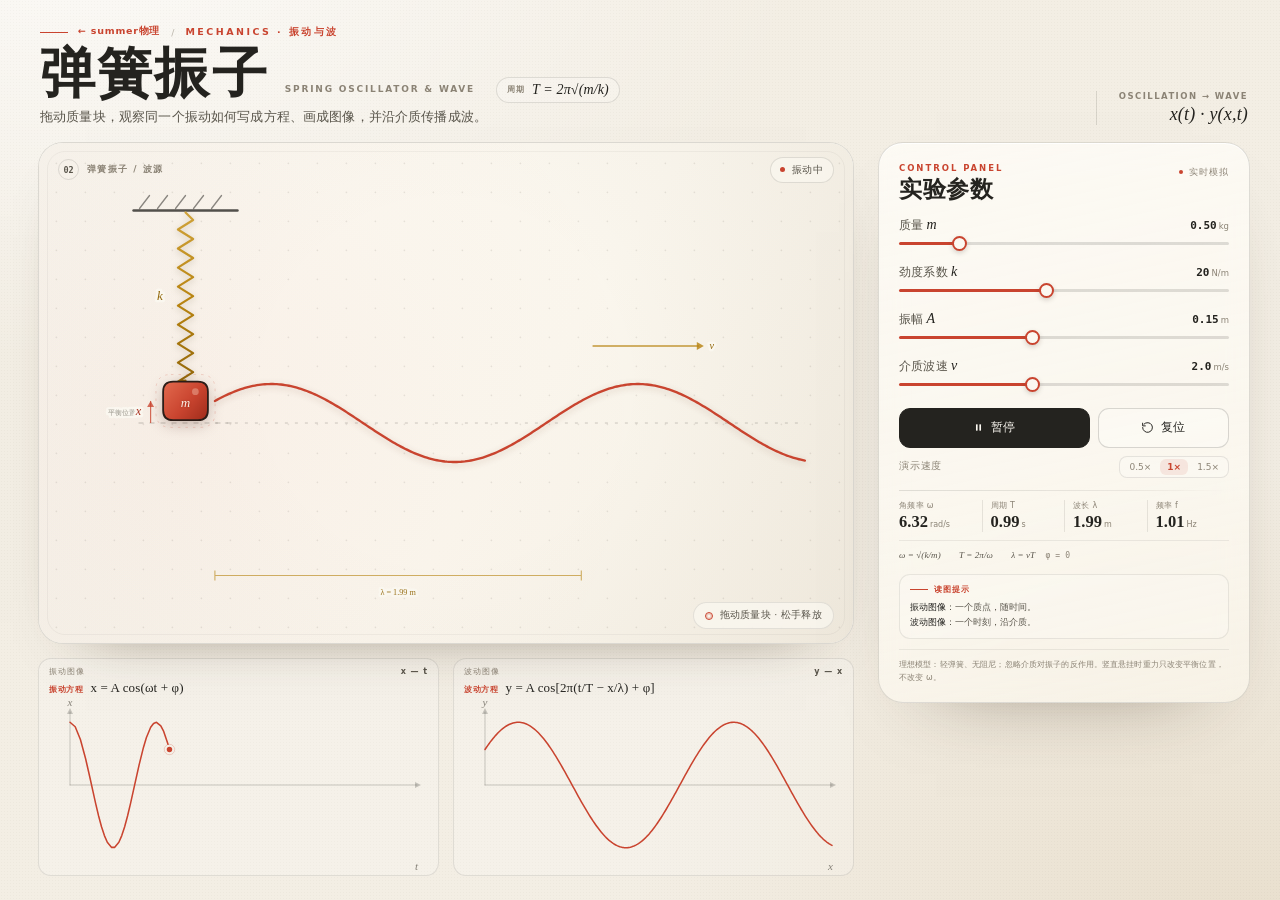
<file: models/spring.html>
<!doctype html>
<html lang="zh-CN">
<head>
<meta charset="utf-8">
<meta name="viewport" content="width=device-width,initial-scale=1,viewport-fit=cover">
<title>弹簧振子 · summer物理</title>
<meta name="description" content="弹簧振子与波动同步模型：拖动质量块，观察振动图像、振动方程、波动图像与波动方程。">
<meta name="theme-color" content="#f3eee4">
<link rel="icon" href="../assets/favicon.svg" type="image/svg+xml">
<style>
  :root{
    --paper:#f3eee4;
    --paper-hi:#fbf8f1;
    --ink:#24231f;
    --ink-soft:#59554b;
    --muted:#8b8375;
    --red:#c9442f;
    --red-deep:#a72f1e;
    --gold:#b78310;
    --gold-deep:#93670a;
    --line:rgba(36,35,31,.13);
    --line-soft:rgba(36,35,31,.075);
    --serif:"Noto Serif SC","Songti SC","STSong",Georgia,serif;
    --sans:"Noto Sans SC","Microsoft YaHei","PingFang SC",system-ui,sans-serif;
    --mono:"Cascadia Mono","SFMono-Regular",Consolas,monospace;
  }
  *{box-sizing:border-box;-webkit-tap-highlight-color:transparent}
  html,body{height:100%}
  body{
    margin:0;overflow:hidden;color:var(--ink);font-family:var(--sans);
    background:
      radial-gradient(1100px 680px at 8% -8%,rgba(255,255,255,.72),transparent 64%),
      radial-gradient(1000px 760px at 98% 104%,rgba(188,158,108,.19),transparent 62%),
      var(--paper);
    -webkit-font-smoothing:antialiased;
  }
  body::before{
    content:"";position:fixed;inset:0;pointer-events:none;z-index:0;
    background-image:radial-gradient(rgba(58,48,34,.13) .55px,transparent .7px);
    background-size:3px 3px;opacity:.22;mix-blend-mode:multiply;
  }
  button,input{font:inherit;color:inherit}
  button{cursor:pointer}
  #app{
    position:relative;z-index:1;height:100dvh;max-width:1780px;margin:0 auto;
    display:grid;grid-template-columns:minmax(0,1fr) 372px;
    grid-template-rows:auto minmax(0,1fr) 218px;
    gap:14px 24px;padding:24px 30px 24px 38px;
  }

  /* ---------------------------------------------------------- header */
  header{grid-column:1/-1;grid-row:1;display:flex;align-items:flex-end;justify-content:space-between;gap:26px;min-width:0;padding:1px 2px 0}
  .kicker{display:flex;align-items:center;gap:10px;color:var(--red);font-size:9.5px;font-weight:700;letter-spacing:.26em;text-transform:uppercase}
  .kicker::before{content:"";width:28px;height:1px;background:var(--red)}
  .kicker a{color:var(--red);text-decoration:none;text-transform:none;letter-spacing:.08em;border-bottom:1px solid transparent;transition:border-color .18s,color .18s}
  .kicker a:hover{color:var(--red-deep);border-color:rgba(201,68,47,.45)}
  .kicker .kicker-slash{color:var(--muted);opacity:.55;font-weight:400;letter-spacing:0;margin:0 1px}
  .title-line{display:flex;align-items:baseline;gap:16px;margin:6px 0 4px}
  h1{margin:0;font-family:var(--serif);font-size:clamp(38px,4.3vw,56px);line-height:1.06;font-weight:700;letter-spacing:.04em}
  .title-line .en{font-size:9px;letter-spacing:.2em;color:var(--muted);font-weight:600;white-space:nowrap}
  .period-pill{display:inline-flex;align-items:center;gap:7px;margin-left:5px;padding:5px 10px;border:1px solid rgba(36,35,31,.12);border-radius:999px;background:rgba(255,255,255,.2);white-space:nowrap;line-height:1}
  .period-pill span{font-family:var(--sans);font-size:7.5px;letter-spacing:.13em;color:var(--muted);font-weight:600}
  .period-pill b{font-family:var(--serif);font-style:italic;font-size:14px;font-weight:500;color:var(--ink);letter-spacing:.01em}
  header p{margin:0;font-size:12.5px;line-height:1.65;color:var(--ink-soft);letter-spacing:.012em}
  .formula-stamp{display:flex;flex-direction:column;align-items:flex-end;gap:3px;padding-left:22px;border-left:1px solid var(--line);white-space:nowrap;margin-bottom:3px}
  .formula-stamp span{font-size:8.5px;letter-spacing:.17em;color:var(--muted);font-weight:600}
  .formula-stamp b{font-family:var(--serif);font-style:italic;font-size:18px;font-weight:500;letter-spacing:.01em}

  /* ---------------------------------------------------------- stage */
  .stage{
    grid-column:1;grid-row:2;position:relative;min-width:0;min-height:0;overflow:hidden;
    border:1px solid rgba(36,35,31,.15);border-radius:25px;background:var(--paper-hi);
    box-shadow:0 1px 0 rgba(255,255,255,.9) inset,0 26px 60px -48px rgba(56,40,22,.7);
  }
  .stage::after{content:"";position:absolute;inset:8px;border-radius:18px;border:1px solid rgba(36,35,31,.045);pointer-events:none}
  #canvas{display:block;width:100%;height:100%;touch-action:none;cursor:default}
  .stage-top{position:absolute;left:19px;right:19px;top:14px;display:flex;align-items:center;justify-content:space-between;gap:12px;pointer-events:none}
  .stage-tag{display:flex;align-items:center;gap:8px;font-size:9px;letter-spacing:.16em;color:var(--muted);font-weight:600}
  .stage-tag span{display:inline-grid;place-items:center;width:21px;height:21px;border:1px solid var(--line);border-radius:50%;font-family:var(--mono);font-size:8.5px;letter-spacing:0;color:var(--ink-soft)}
  .status{display:flex;align-items:center;gap:7px;padding:5px 10px 5px 9px;border:1px solid rgba(36,35,31,.12);border-radius:999px;background:rgba(250,247,239,.72);backdrop-filter:blur(8px);font-size:10px;color:var(--ink-soft);letter-spacing:.04em}
  .status i{width:5px;height:5px;border-radius:50%;background:var(--red);box-shadow:0 0 0 0 rgba(201,68,47,.45);animation:pulse 1.9s ease-out infinite}
  .status b{font-weight:500}
  .status.paused i{background:#9d9588;animation:none;box-shadow:none}
  @keyframes pulse{0%{box-shadow:0 0 0 0 rgba(201,68,47,.4)}70%{box-shadow:0 0 0 6px rgba(201,68,47,0)}100%{box-shadow:0 0 0 0 rgba(201,68,47,0)}}
  .stage-bottom{position:absolute;left:19px;right:19px;bottom:14px;display:flex;align-items:flex-end;justify-content:flex-end;gap:12px;pointer-events:none}
  .hint{display:flex;align-items:center;gap:7px;padding:6px 11px;border:1px solid rgba(36,35,31,.1);border-radius:999px;background:rgba(250,247,239,.76);backdrop-filter:blur(6px);font-size:9.5px;color:var(--ink-soft);letter-spacing:.03em;transition:opacity .35s,transform .35s}
  .hint::before{content:"";width:6px;height:6px;border-radius:50%;border:1px solid var(--red);box-shadow:inset 0 0 0 1.5px rgba(201,68,47,.25)}
  .hint.used{opacity:0;transform:translateY(5px)}

  /* ---------------------------------------------------------- panel */
  .panel{
    grid-column:2;grid-row:2/4;align-self:start;min-height:0;max-height:100%;overflow:auto;
    display:flex;flex-direction:column;
    padding:20px 20px 17px;border:1px solid rgba(36,35,31,.14);border-radius:25px;
    background:linear-gradient(168deg,rgba(255,253,248,.79),rgba(255,251,241,.56));
    backdrop-filter:blur(14px);-webkit-backdrop-filter:blur(14px);
    box-shadow:0 1px 0 rgba(255,255,255,.86) inset,0 32px 80px -58px rgba(56,40,22,.62);
    scrollbar-width:none;
  }
  .panel::-webkit-scrollbar{display:none}
  .panel-head{display:flex;align-items:flex-start;justify-content:space-between;gap:12px;margin-bottom:13px}
  .eyebrow{font-size:8.5px;font-weight:700;letter-spacing:.23em;color:var(--red)}
  .panel h2{font-family:var(--serif);font-size:23px;line-height:1.2;font-weight:700;margin:3px 0 0;letter-spacing:.03em}
  .panel-note{font-size:8.5px;letter-spacing:.12em;color:var(--muted);padding-top:4px;white-space:nowrap}
  .panel-note::before{content:"";display:inline-block;width:4px;height:4px;border-radius:50%;background:var(--red);margin-right:6px;vertical-align:1px}

  .control{display:block;margin:0 0 10px}
  .control:last-child{margin-bottom:0}
  .control-head{display:flex;align-items:baseline;justify-content:space-between;gap:12px;margin-bottom:1px}
  .control-head .name{font-size:11.5px;color:var(--ink-soft);letter-spacing:.02em}
  .control-head em{font-family:var(--serif);font-style:italic;font-size:14px;color:var(--ink);margin-left:3px}
  .control-head .value{font-family:var(--mono);font-size:11px;color:var(--ink);font-variant-numeric:tabular-nums;white-space:nowrap}
  .control-head .value b{font-weight:600}
  .control-head .value small{font-family:var(--sans);font-size:8.5px;color:var(--muted);margin-left:2px}

  input[type=range]{
    -webkit-appearance:none;appearance:none;display:block;width:100%;height:20px;margin:1px 0 0;
    background:transparent;outline:none;--fill:50%;
  }
  input[type=range]::-webkit-slider-runnable-track{
    height:3px;border-radius:3px;
    background:linear-gradient(to right,var(--red) 0 var(--fill),rgba(36,35,31,.14) var(--fill) 100%);
  }
  input[type=range]::-webkit-slider-thumb{
    -webkit-appearance:none;appearance:none;width:15px;height:15px;margin-top:-6px;border-radius:50%;
    background:var(--paper-hi);border:2px solid var(--red);box-shadow:0 2px 5px rgba(60,40,25,.2);
    transition:transform .12s;
  }
  input[type=range]:active::-webkit-slider-thumb{transform:scale(1.12)}
  input[type=range]::-moz-range-track{height:3px;border-radius:3px;background:rgba(36,35,31,.14)}
  input[type=range]::-moz-range-progress{height:3px;border-radius:3px;background:var(--red)}
  input[type=range]::-moz-range-thumb{width:13px;height:13px;border:2px solid var(--red);border-radius:50%;background:var(--paper-hi)}
  input[type=range]:focus-visible::-webkit-slider-thumb{box-shadow:0 0 0 4px rgba(201,68,47,.17)}

  .transport{display:grid;grid-template-columns:1.45fr 1fr;gap:8px;margin-top:13px}
  .btn{
    display:flex;align-items:center;justify-content:center;gap:7px;height:40px;padding:0 12px;
    border:1px solid rgba(36,35,31,.17);border-radius:11px;background:rgba(255,255,255,.25);
    font-size:11.5px;font-weight:500;letter-spacing:.03em;transition:background .15s,border-color .15s,transform .1s;
  }
  .btn:hover{background:rgba(255,255,255,.55)}
  .btn:active{transform:translateY(1px)}
  .btn.primary{background:var(--ink);border-color:var(--ink);color:#fbf8f1}
  .btn.primary:hover{background:#13120f;border-color:#13120f}
  .btn svg{width:13px;height:13px;display:block}
  .btn.primary svg{width:11px;height:11px}

  .speed-row{display:flex;align-items:center;justify-content:space-between;margin-top:8px;font-size:9.5px;color:var(--muted);letter-spacing:.08em}
  .seg{display:flex;gap:2px;padding:2px;border:1px solid rgba(36,35,31,.1);border-radius:8px;background:rgba(255,255,255,.16)}
  .seg button{border:0;background:none;padding:3px 7px;border-radius:6px;font-size:9px;color:var(--muted);font-variant-numeric:tabular-nums}
  .seg button:hover{color:var(--ink-soft)}
  .seg button.on{background:rgba(201,68,47,.1);color:var(--red);font-weight:600}
  .section-rule{height:1px;margin:12px 0 9px;background:linear-gradient(90deg,var(--line),var(--line-soft) 72%,transparent)}

  .stats{display:grid;grid-template-columns:repeat(4,minmax(0,1fr))}
  .stat{padding:0 8px;border-left:1px solid rgba(36,35,31,.1);min-width:0}
  .stat:first-child{padding-left:0;border-left:0}
  .stat .k{display:block;font-size:8px;letter-spacing:.04em;color:var(--muted);margin-bottom:2px;white-space:nowrap}
  .stat .v{display:flex;align-items:baseline;gap:2px;font-family:var(--serif);font-variant-numeric:tabular-nums;white-space:nowrap}
  .stat .v b{font-size:16.5px;font-weight:600;line-height:1.15}
  .stat .v small{font-family:var(--sans);font-size:8px;font-weight:400;color:var(--muted)}

  .relations{margin-top:8px;padding-top:7px;border-top:1px solid var(--line-soft);font-family:var(--serif);font-size:9px;line-height:1.7;color:var(--muted);letter-spacing:.01em}
  .relations b{font-weight:500;color:var(--ink-soft);font-style:italic}
  .relations .phase{margin-left:8px;font-family:var(--mono);font-style:normal;font-size:8px;color:var(--muted)}

  .tip{margin-top:11px;padding:9px 10px 8px;border:1px solid rgba(36,35,31,.09);border-radius:11px;background:rgba(255,255,255,.16)}
  .tip .tip-label{display:flex;align-items:center;gap:6px;font-size:8px;font-weight:700;letter-spacing:.14em;color:var(--red)}
  .tip .tip-label::before{content:"";width:18px;height:1px;background:var(--red)}
  .tip p{margin:5px 0 0;font-size:9px;line-height:1.7;color:var(--ink-soft)}
  .tip p b{font-weight:500;color:var(--ink)}
  .panel-foot{margin-top:10px;padding-top:9px;border-top:1px solid var(--line-soft);font-size:8px;line-height:1.6;color:var(--muted);letter-spacing:.015em}

  /* ---------------------------------------------------------- analysis */
  .analysis{grid-column:1;grid-row:3;min-height:0;display:grid;grid-template-columns:1fr 1fr;gap:14px}
  .graph-card{
    min-width:0;min-height:0;display:flex;flex-direction:column;
    padding:7px 9px 4px;border:1px solid rgba(36,35,31,.1);border-radius:13px;background:rgba(255,255,255,.2);
  }
  .graph-head{display:flex;align-items:center;justify-content:space-between;gap:10px;padding:0 1px;font-size:8px;letter-spacing:.12em;color:var(--muted);white-space:nowrap}
  .graph-head b{font-weight:600;color:var(--ink-soft)}
  .equation{display:flex;align-items:baseline;gap:7px;min-width:0;margin-top:3px;padding:0 1px;white-space:nowrap;overflow:hidden}
  .equation .eq-tag{flex:none;font-size:7.5px;letter-spacing:.08em;color:var(--red);font-weight:600}
  .equation b{min-width:0;font-family:var(--serif);font-size:13px;font-weight:500;color:var(--ink);letter-spacing:.01em;overflow:hidden;text-overflow:ellipsis}
  .graph-card canvas{display:block;width:100%;height:150px;flex:1;min-height:0}

  /* ---------------------------------------------------------- responsive */
  @media (max-height:860px){
    #app{grid-template-rows:auto minmax(0,1fr) 196px;padding-top:20px;padding-bottom:20px;gap:12px 20px}
    .panel{padding:17px 18px 14px}
    .panel-head{margin-bottom:10px}
    .panel h2{font-size:21px}
    .control{margin-bottom:7px}
    .transport{margin-top:10px}
    #vibChart,#waveChart,.graph-card canvas{height:124px}
    .tip{margin-top:8px}
  }
  @media (max-width:1080px){
    #app{grid-template-columns:minmax(0,1fr) 340px;padding:20px 22px 20px 26px;gap:12px 18px}
    .formula-stamp{display:none}
    h1{font-size:46px}
  }
  @media (max-width:900px){
    body{overflow:auto}
    #app{display:flex;flex-direction:column;height:auto;min-height:100dvh;padding:16px;gap:12px}
    header{order:0}
    .stage{order:1;width:100%;height:56vh;min-height:390px;flex:none}
    .panel{order:2;width:100%;max-height:none;overflow:visible}
    .analysis{order:3;width:100%;grid-template-columns:1fr;gap:12px;min-height:0}
    .graph-card canvas{height:142px}
    .tip{margin-top:12px}
  }
  @media (max-width:560px){
    #app{padding:12px;gap:10px}
    header p{font-size:11px}
    h1{font-size:34px}
    .title-line .en{display:none}
    .stage{height:53vh;min-height:360px;border-radius:20px}
    .stage-top{left:13px;right:13px;top:11px}
    .stage-bottom{left:13px;right:13px;bottom:11px}
    .panel{padding:17px 15px 14px;border-radius:20px}
    .stats .v b{font-size:15px}
    .stat .v small{font-size:7px}
    .equation b{font-size:12px}
  }
  @media (prefers-reduced-motion:reduce){
    .status i{animation:none}
  }
</style>
</head>
<body>
<div id="app">
  <header>
    <div>
      <div class="kicker"><a href="../index.html" title="返回 summer物理首页">← summer物理</a><span class="kicker-slash">/</span>MECHANICS · 振动与波</div>
      <div class="title-line"><h1>弹簧振子</h1><span class="en">SPRING OSCILLATOR &amp; WAVE</span><span class="period-pill"><span>周期</span><b>T = 2π√(m/k)</b></span></div>
      <p>拖动质量块，观察同一个振动如何写成方程、画成图像，并沿介质传播成波。</p>
    </div>
    <div class="formula-stamp"><span>OSCILLATION → WAVE</span><b>x(t) · y(x,t)</b></div>
  </header>

  <section class="stage" id="stage">
    <canvas id="canvas"></canvas>
    <div class="stage-top">
      <div class="stage-tag"><span>02</span>弹簧振子 / 波源</div>
      <div class="status" id="status"><i></i><b id="statusText">振动中</b></div>
    </div>
    <div class="stage-bottom">
      <div class="hint" id="hint">拖动质量块 · 松手释放</div>
    </div>
  </section>

  <aside class="panel">
    <div class="panel-head">
      <div><div class="eyebrow">CONTROL PANEL</div><h2>实验参数</h2></div>
      <span class="panel-note">实时模拟</span>
    </div>

    <div class="controls">
      <label class="control">
        <span class="control-head"><span class="name">质量<em>m</em></span><span class="value"><b id="mVal">0.50</b><small>kg</small></span></span>
        <input id="mRange" type="range" min="0.20" max="2.00" step="0.05" value="0.50" aria-label="质量">
      </label>
      <label class="control">
        <span class="control-head"><span class="name">劲度系数<em>k</em></span><span class="value"><b id="kVal">20</b><small>N/m</small></span></span>
        <input id="kRange" type="range" min="4" max="40" step="1" value="20" aria-label="劲度系数">
      </label>
      <label class="control">
        <span class="control-head"><span class="name">振幅<em>A</em></span><span class="value"><b id="aVal">0.15</b><small>m</small></span></span>
        <input id="aRange" type="range" min="0.05" max="0.30" step="0.01" value="0.15" aria-label="振幅">
      </label>
      <label class="control">
        <span class="control-head"><span class="name">介质波速<em>v</em></span><span class="value"><b id="vVal">2.0</b><small>m/s</small></span></span>
        <input id="vRange" type="range" min="1.0" max="3.5" step="0.1" value="2.0" aria-label="介质波速">
      </label>
    </div>

    <div class="transport">
      <button id="playBtn" class="btn primary" type="button">
        <span id="playIcon"></span><span id="playText">暂停</span>
      </button>
      <button id="resetBtn" class="btn" type="button">
        <svg viewBox="0 0 24 24" fill="none" stroke="currentColor" stroke-width="1.8" stroke-linecap="round" stroke-linejoin="round" aria-hidden="true"><path d="M3 12a9 9 0 1 0 2.6-6.4"/><path d="M3 4v5h5"/></svg>
        <span>复位</span>
      </button>
    </div>

    <div class="speed-row">
      <span>演示速度</span>
      <div class="seg" id="speedSeg">
        <button type="button" data-speed="0.5">0.5×</button>
        <button type="button" data-speed="1" class="on">1×</button>
        <button type="button" data-speed="1.5">1.5×</button>
      </div>
    </div>

    <div class="section-rule"></div>

    <div class="stats">
      <div class="stat"><span class="k">角频率 ω</span><span class="v"><b id="omegaVal">6.32</b><small>rad/s</small></span></div>
      <div class="stat"><span class="k">周期 T</span><span class="v"><b id="periodVal">0.99</b><small>s</small></span></div>
      <div class="stat"><span class="k">波长 λ</span><span class="v"><b id="lambdaVal">1.99</b><small>m</small></span></div>
      <div class="stat"><span class="k">频率 f</span><span class="v"><b id="freqVal">1.01</b><small>Hz</small></span></div>
    </div>

    <div class="relations">
      <b>ω = √(k/m)</b>　　<b>T = 2π/ω</b>　　<b>λ = vT</b>
      <span class="phase" id="phaseNote">φ = 0</span>
    </div>

    <div class="tip">
      <div class="tip-label">读图提示</div>
      <p><b>振动图像</b>：一个质点，随时间。<br><b>波动图像</b>：一个时刻，沿介质。</p>
    </div>

    <div class="panel-foot">
      理想模型：轻弹簧、无阻尼；忽略介质对振子的反作用。竖直悬挂时重力只改变平衡位置，不改变 ω。
    </div>
  </aside>

  <section class="analysis">
    <article class="graph-card">
      <div class="graph-head"><span>振动图像</span><b>x — t</b></div>
      <div class="equation"><span class="eq-tag">振动方程</span><b id="vibEq">x = A cos(ωt + φ)</b></div>
      <canvas id="vibChart" aria-label="弹簧振子的位移随时间变化图像"></canvas>
    </article>
    <article class="graph-card">
      <div class="graph-head"><span>波动图像</span><b>y — x</b></div>
      <div class="equation"><span class="eq-tag">波动方程</span><b id="waveEq">y = A cos[2π(t/T − x/λ) + φ]</b></div>
      <canvas id="waveChart" aria-label="某一时刻介质中各点的位移图像"></canvas>
    </article>
  </section>
</div>

<script>
(() => {
  "use strict";

  const $ = (s) => document.querySelector(s);
  const TAU = Math.PI * 2;
  const clamp = (v, a, b) => (v < a ? a : v > b ? b : v);

  const stage = $("#stage");
  const canvas = $("#canvas");
  const ctx = canvas.getContext("2d");
  const vibChart = $("#vibChart");
  const waveChart = $("#waveChart");
  const vctx = vibChart.getContext("2d");
  const wctx = waveChart.getContext("2d");

  const X_MAX = 3.2; // 介质长度（m）
  const A_MIN = 0.05;
  const A_MAX = 0.30;

  const state = {
    m: 0.50,
    k: 20,
    A: 0.15,
    v: 2.0,
    phi: 0,
    t: 0,
    playing: true,
    speed: 1,
    dragging: false,
    hover: false,
    hasDragged: false,
    renderMode: false,
    history: [],
    lastHistory: -1,
  };

  const geom = {
    w: 0, h: 0, dpr: 1,
    supportX: 0, topY: 0, eqY: 0,
    blockW: 52, blockH: 44,
    ampScale: 220, sourceX: 0, endX: 0, ropePx: 0, pxPerMeter: 0,
    unit: 1,
  };

  let bgCanvas = null;
  let lastFrame = performance.now();
  let lastHud = 0;

  const omega = () => Math.sqrt(state.k / state.m);
  const period = () => TAU / omega();
  const lambda = () => state.v * period();
  const displacement = (t = state.t) => state.A * Math.cos(omega() * t + state.phi);
  const waveAt = (x, t = state.t) => state.A * Math.cos(omega() * t - (TAU / lambda()) * x + state.phi);

  // ------------------------------------------------------------- geometry
  function resizeStage() {
    const r = canvas.getBoundingClientRect();
    const w = Math.max(1, r.width);
    const h = Math.max(1, r.height);
    geom.dpr = Math.min(window.devicePixelRatio || 1, 2.5);
    geom.w = w;
    geom.h = h;
    canvas.width = Math.round(w * geom.dpr);
    canvas.height = Math.round(h * geom.dpr);
    ctx.setTransform(geom.dpr, 0, 0, geom.dpr, 0, 0);

    geom.supportX = w * 0.18;
    geom.topY = h * 0.135;
    geom.eqY = h * 0.56;
    geom.blockW = clamp(w * 0.055, 40, 62);
    geom.blockH = geom.blockW * 0.86;
    geom.ampScale = clamp(h * 0.52, 170, 300);
    geom.sourceX = geom.supportX + geom.blockW * 0.5 + 7;
    geom.endX = w - Math.max(48, w * 0.045);
    geom.ropePx = Math.max(120, geom.endX - geom.sourceX);
    geom.pxPerMeter = geom.ropePx / X_MAX;
    geom.unit = clamp(Math.min(w, h) / 650, 0.82, 1.12);
    buildBackground();
  }

  function resizeCharts() {
    const dpr = Math.min(window.devicePixelRatio || 1, 2.5);
    for (const [c, cx] of [[vibChart, vctx], [waveChart, wctx]]) {
      const r = c.getBoundingClientRect();
      c.width = Math.max(1, Math.round(r.width * dpr));
      c.height = Math.max(1, Math.round(r.height * dpr));
      cx.setTransform(dpr, 0, 0, dpr, 0, 0);
    }
  }

  function buildBackground() {
    const w = geom.w, h = geom.h, dpr = geom.dpr;
    const bg = document.createElement("canvas");
    bg.width = Math.round(w * dpr);
    bg.height = Math.round(h * dpr);
    const b = bg.getContext("2d");
    b.setTransform(dpr, 0, 0, dpr, 0, 0);

    const grad = b.createLinearGradient(0, 0, w, h);
    grad.addColorStop(0, "#fcf9f2");
    grad.addColorStop(0.58, "#faf6ed");
    grad.addColorStop(1, "#f4eee2");
    b.fillStyle = grad;
    b.fillRect(0, 0, w, h);

    const glow = b.createRadialGradient(geom.supportX, geom.eqY, 10, geom.supportX, geom.eqY, Math.max(w, h) * 0.58);
    glow.addColorStop(0, "rgba(201,68,47,.045)");
    glow.addColorStop(0.58, "rgba(201,68,47,.012)");
    glow.addColorStop(1, "rgba(201,68,47,0)");
    b.fillStyle = glow;
    b.fillRect(0, 0, w, h);

    const step = w < 620 ? 23 : 29;
    b.fillStyle = "rgba(53,43,29,.10)";
    for (let y = step * 0.7; y < h; y += step) {
      for (let x = step * 0.6; x < w; x += step) {
        b.beginPath();
        b.arc(x, y, 0.85, 0, TAU);
        b.fill();
      }
    }

    const vig = b.createRadialGradient(w * 0.5, h * 0.48, Math.min(w, h) * 0.34, w * 0.5, h * 0.48, Math.max(w, h) * 0.8);
    vig.addColorStop(0, "rgba(70,52,30,0)");
    vig.addColorStop(1, "rgba(70,52,30,.055)");
    b.fillStyle = vig;
    b.fillRect(0, 0, w, h);
    bgCanvas = bg;
  }

  function massCenterY() {
    return geom.eqY - displacement() * geom.ampScale;
  }

  function massRect() {
    const cy = massCenterY();
    return {
      x: geom.supportX - geom.blockW / 2,
      y: cy - geom.blockH / 2,
      w: geom.blockW,
      h: geom.blockH,
      cy,
    };
  }

  // ------------------------------------------------------------- drawing
  function haloText(text, x, y, color, font, align = "center", baseline = "middle") {
    ctx.save();
    ctx.font = font;
    ctx.textAlign = align;
    ctx.textBaseline = baseline;
    ctx.lineJoin = "round";
    ctx.strokeStyle = "rgba(250,247,239,.95)";
    ctx.lineWidth = 5;
    ctx.strokeText(text, x, y);
    ctx.fillStyle = color;
    ctx.fillText(text, x, y);
    ctx.restore();
  }

  function pathRoundRect(x, y, w, h, r) {
    const rr = Math.min(r, w / 2, h / 2);
    ctx.beginPath();
    ctx.moveTo(x + rr, y);
    ctx.lineTo(x + w - rr, y);
    ctx.quadraticCurveTo(x + w, y, x + w, y + rr);
    ctx.lineTo(x + w, y + h - rr);
    ctx.quadraticCurveTo(x + w, y + h, x + w - rr, y + h);
    ctx.lineTo(x + rr, y + h);
    ctx.quadraticCurveTo(x, y + h, x, y + h - rr);
    ctx.lineTo(x, y + rr);
    ctx.quadraticCurveTo(x, y, x + rr, y);
    ctx.closePath();
  }

  function drawSupport() {
    const x = geom.supportX, y = geom.topY;
    ctx.save();
    ctx.strokeStyle = "rgba(36,35,31,.78)";
    ctx.lineWidth = 2.4;
    ctx.lineCap = "round";
    ctx.beginPath();
    ctx.moveTo(x - 52, y);
    ctx.lineTo(x + 52, y);
    ctx.stroke();
    ctx.strokeStyle = "rgba(36,35,31,.52)";
    ctx.lineWidth = 1.3;
    for (let dx = -46; dx <= 40; dx += 18) {
      ctx.beginPath();
      ctx.moveTo(x + dx, y - 2);
      ctx.lineTo(x + dx + 10, y - 15);
      ctx.stroke();
    }
    ctx.restore();
  }

  function drawSpring(bottomY) {
    const x = geom.supportX;
    const top = geom.topY;
    const bottom = bottomY;
    const coils = 9;
    const amp = clamp(geom.blockW * 0.17, 7, 12);
    const segments = coils * 2;
    const grad = ctx.createLinearGradient(x - amp, top, x + amp, bottom);
    grad.addColorStop(0, "#d0a33a");
    grad.addColorStop(0.55, "#b78310");
    grad.addColorStop(1, "#93670a");

    ctx.save();
    ctx.strokeStyle = grad;
    ctx.lineWidth = 2.2;
    ctx.lineCap = "round";
    ctx.lineJoin = "round";
    ctx.shadowColor = "rgba(74,52,9,.24)";
    ctx.shadowBlur = 7;
    ctx.shadowOffsetY = 2;
    ctx.beginPath();
    ctx.moveTo(x, top + 2);
    for (let i = 1; i <= segments; i++) {
      const yy = top + (bottom - top) * (i / segments);
      const xx = x + (i % 2 ? amp : -amp);
      ctx.lineTo(xx, yy);
    }
    ctx.lineTo(x, bottom - 1);
    ctx.stroke();
    ctx.restore();

    haloText("k", x - amp - 18, (top + bottom) / 2, "#93670a",
      `italic 500 ${16 * geom.unit}px "Cambria Math","Noto Serif SC",Georgia,serif`);
  }

  function drawWave() {
    const y0 = geom.eqY;
    const amp = state.A * geom.ampScale;
    const phi = state.phi;
    const om = omega();
    const lam = lambda();
    const yAt = (X) => y0 - amp * Math.cos(om * state.t - (TAU / lam) * X + phi);
    const startX = geom.sourceX;
    const endX = geom.endX;

    ctx.save();
    ctx.strokeStyle = "rgba(36,35,31,.22)";
    ctx.lineWidth = 1;
    ctx.setLineDash([3, 7]);
    ctx.beginPath();
    ctx.moveTo(startX, y0);
    ctx.lineTo(endX, y0);
    ctx.stroke();
    ctx.restore();

    ctx.save();
    ctx.beginPath();
    const step = Math.max(0.003, 2 / geom.pxPerMeter);
    let first = true;
    for (let X = 0; X <= X_MAX + 0.001; X += step) {
      const px = startX + X * geom.pxPerMeter;
      const py = yAt(X);
      if (first) { ctx.moveTo(px, py); first = false; }
      else ctx.lineTo(px, py);
    }
    ctx.strokeStyle = "#c9442f";
    ctx.lineWidth = 2.35;
    ctx.lineCap = "round";
    ctx.lineJoin = "round";
    ctx.shadowColor = "rgba(92,38,22,.2)";
    ctx.shadowBlur = 7;
    ctx.shadowOffsetY = 2;
    ctx.stroke();
    ctx.restore();

    // wave speed arrow
    const arrowY = y0 - amp - 38;
    const ax0 = startX + geom.ropePx * 0.64;
    const ax1 = startX + geom.ropePx * 0.82;
    ctx.save();
    ctx.strokeStyle = "rgba(183,131,16,.82)";
    ctx.fillStyle = "rgba(183,131,16,.82)";
    ctx.lineWidth = 1.3;
    ctx.beginPath();
    ctx.moveTo(ax0, arrowY);
    ctx.lineTo(ax1, arrowY);
    ctx.stroke();
    ctx.beginPath();
    ctx.moveTo(ax1 + 5, arrowY);
    ctx.lineTo(ax1 - 2, arrowY - 4);
    ctx.lineTo(ax1 - 2, arrowY + 4);
    ctx.closePath();
    ctx.fill();
    haloText("v", ax1 + 13, arrowY, "#93670a",
      `italic 500 ${12.5 * geom.unit}px "Cambria Math","Noto Serif SC",Georgia,serif`);
    ctx.restore();

    // wavelength bracket
    const lamPx = lam * geom.pxPerMeter;
    if (lamPx > 30 && lamPx <= geom.ropePx * 0.96) {
      const by = geom.h * 0.865;
      const bx0 = startX;
      const bx1 = startX + lamPx;
      ctx.save();
      ctx.strokeStyle = "rgba(183,131,16,.62)";
      ctx.lineWidth = 1.1;
      ctx.beginPath();
      ctx.moveTo(bx0, by - 5);
      ctx.lineTo(bx0, by + 5);
      ctx.moveTo(bx0, by);
      ctx.lineTo(bx1, by);
      ctx.moveTo(bx1, by - 5);
      ctx.lineTo(bx1, by + 5);
      ctx.stroke();
      ctx.restore();
      haloText(`λ = ${lam.toFixed(2)} m`, (bx0 + bx1) / 2, by + 17, "rgba(147,103,10,.92)",
        `500 ${10 * geom.unit}px "Cambria Math","Noto Serif SC",Georgia,serif`);
    } else if (lamPx > geom.ropePx * 0.96) {
      haloText(`λ = ${lam.toFixed(2)} m · 画面只显示部分波形`,
        startX + geom.ropePx / 2, geom.h * 0.865 + 17, "rgba(147,103,10,.88)",
        `500 ${9.5 * geom.unit}px "Noto Serif SC","Cambria Math",Georgia,serif`);
    }
  }

  function drawMass() {
    const r = massRect();
    const x = r.x, y = r.y, w = r.w, h = r.h;

    // equilibrium marker first, so the block sits on top of it
    ctx.save();
    ctx.strokeStyle = "rgba(36,35,31,.25)";
    ctx.lineWidth = 1.1;
    ctx.setLineDash([5, 6]);
    ctx.beginPath();
    ctx.moveTo(geom.supportX - geom.blockW * 1.05, geom.eqY);
    ctx.lineTo(geom.sourceX + geom.blockW * 0.45, geom.eqY);
    ctx.stroke();
    ctx.restore();
    haloText("平衡位置", geom.supportX - geom.blockW * 1.1, geom.eqY - 10,
      "rgba(89,85,75,.62)", `500 ${8.5 * geom.unit}px "Noto Sans SC",sans-serif`, "right");

    const red = ctx.createLinearGradient(x, y, x + w, y + h);
    red.addColorStop(0, "#e36a4e");
    red.addColorStop(0.55, "#c9442f");
    red.addColorStop(1, "#9e2b1a");

    ctx.save();
    ctx.shadowColor = "rgba(74,31,20,.3)";
    ctx.shadowBlur = 15;
    ctx.shadowOffsetY = 4;
    pathRoundRect(x, y, w, h, 10);
    ctx.fillStyle = red;
    ctx.fill();
    ctx.shadowColor = "transparent";
    ctx.strokeStyle = "#2b1d18";
    ctx.lineWidth = 1.8;
    ctx.stroke();
    ctx.restore();

    ctx.save();
    ctx.globalAlpha = .32;
    ctx.beginPath();
    ctx.arc(x + w * 0.72, y + h * 0.26, w * 0.075, 0, TAU);
    ctx.fillStyle = "#ffe9d7";
    ctx.fill();
    ctx.restore();

    ctx.save();
    ctx.font = `italic 500 ${16 * geom.unit}px "Cambria Math","Noto Serif SC",Georgia,serif`;
    ctx.textAlign = "center";
    ctx.textBaseline = "middle";
    ctx.fillStyle = "rgba(255,248,238,.95)";
    ctx.shadowColor = "rgba(80,25,12,.38)";
    ctx.shadowBlur = 2;
    ctx.fillText("m", x + w * 0.5, y + h * 0.56);
    ctx.restore();

    // displacement arrow x
    if (Math.abs(displacement()) > 0.002) {
      const ax = geom.supportX - geom.blockW * 0.78;
      const y1 = geom.eqY;
      const y2 = r.cy;
      ctx.save();
      ctx.strokeStyle = "rgba(201,68,47,.78)";
      ctx.fillStyle = "rgba(201,68,47,.78)";
      ctx.lineWidth = 1.2;
      ctx.beginPath();
      ctx.moveTo(ax, y1);
      ctx.lineTo(ax, y2);
      ctx.stroke();
      const dir = y2 < y1 ? -1 : 1;
      ctx.beginPath();
      ctx.moveTo(ax, y2);
      ctx.lineTo(ax - 3.5, y2 - dir * 6);
      ctx.lineTo(ax + 3.5, y2 - dir * 6);
      ctx.closePath();
      ctx.fill();
      ctx.restore();
      haloText("x", ax - 12, (y1 + y2) / 2, "#a72f1e",
        `italic 500 ${15 * geom.unit}px "Cambria Math","Noto Serif SC",Georgia,serif`);
    }
  }

  function draw(now) {
    if (!bgCanvas) return;
    ctx.clearRect(0, 0, geom.w, geom.h);
    ctx.drawImage(bgCanvas, 0, 0, geom.w, geom.h);

    drawSupport();
    drawWave();
    drawSpring(massRect().y);
    drawMass();

    // drag affordance
    if (!state.hasDragged || state.hover || state.dragging) {
      const r = massRect();
      const pulse = 0.5 + 0.5 * Math.sin(now * 3.1);
      ctx.save();
      pathRoundRect(r.x - 7 - pulse * 2, r.y - 7 - pulse * 2, r.w + 14 + pulse * 4, r.h + 14 + pulse * 4, 15);
      ctx.setLineDash([2.5, 5]);
      ctx.strokeStyle = `rgba(201,68,47,${0.18 + pulse * 0.15})`;
      ctx.lineWidth = 1;
      ctx.stroke();
      ctx.restore();
    }
  }

  // ------------------------------------------------------------- charts
  function axisBase(c, w, h, xLabel, yLabel) {
    const padL = 22, padR = 12, padT = 18, padB = 15;
    const plotW = Math.max(1, w - padL - padR);
    const plotH = Math.max(1, h - padT - padB);
    const mid = padT + plotH / 2;
    const axis = "rgba(36,35,31,.23)";
    c.clearRect(0, 0, w, h);
    c.save();
    c.strokeStyle = axis;
    c.fillStyle = axis;
    c.lineWidth = 1;
    c.lineCap = "round";
    c.beginPath();
    c.moveTo(padL, mid);
    c.lineTo(padL, padT - 2);
    c.stroke();
    c.beginPath();
    c.moveTo(padL, mid);
    c.lineTo(w - padR, mid);
    c.stroke();
    c.beginPath();
    c.moveTo(padL, padT - 6);
    c.lineTo(padL - 3, padT);
    c.lineTo(padL + 3, padT);
    c.closePath();
    c.fill();
    c.beginPath();
    c.moveTo(w - padR + 4, mid);
    c.lineTo(w - padR - 2, mid - 3);
    c.lineTo(w - padR - 2, mid + 3);
    c.closePath();
    c.fill();
    c.font = `italic 500 11px "Cambria Math","Noto Serif SC",Georgia,serif`;
    c.fillStyle = "rgba(89,85,75,.72)";
    c.textAlign = "center";
    c.textBaseline = "middle";
    c.fillText(yLabel, padL, 7);
    c.textAlign = "right";
    c.fillText(xLabel, w - padR + 1, h - 4);
    c.restore();
    return { padL, padR, padT, padB, plotW, plotH, mid };
  }

  function drawVibChart() {
    const r = vibChart.getBoundingClientRect();
    const w = r.width, h = r.height;
    if (w < 2 || h < 2) return;
    const ax = axisBase(vctx, w, h, "t", "x");
    const span = clamp(Math.max(4, 2 * period()), 4, 8);
    const tEnd = Math.max(span, state.t);
    const tStart = tEnd - span;
    const amp = Math.max(state.A, 0.02) * 1.1;
    const yHalf = ax.plotH / 2 - 2;
    const toX = (t) => ax.padL + ((t - tStart) / span) * ax.plotW;
    const toY = (x) => ax.mid - (x / amp) * yHalf;

    if (state.history.length > 1) {
      vctx.save();
      vctx.beginPath();
      let started = false;
      for (const p of state.history) {
        if (p.t < tStart - 0.2) continue;
        const x = toX(p.t), y = toY(p.x);
        if (!started) { vctx.moveTo(x, y); started = true; }
        else vctx.lineTo(x, y);
      }
      vctx.strokeStyle = "#c9442f";
      vctx.lineWidth = 1.55;
      vctx.lineJoin = "round";
      vctx.lineCap = "round";
      vctx.stroke();
      vctx.restore();
    }

    const cx = toX(state.t);
    const cy = toY(displacement());
    vctx.save();
    vctx.beginPath();
    vctx.arc(cx, cy, 2.7, 0, TAU);
    vctx.fillStyle = "#c9442f";
    vctx.fill();
    vctx.beginPath();
    vctx.arc(cx, cy, 5.2, 0, TAU);
    vctx.strokeStyle = "rgba(201,68,47,.22)";
    vctx.lineWidth = 1;
    vctx.stroke();
    vctx.restore();
  }

  function drawWaveChart() {
    const r = waveChart.getBoundingClientRect();
    const w = r.width, h = r.height;
    if (w < 2 || h < 2) return;
    const ax = axisBase(wctx, w, h, "x", "y");
    const amp = Math.max(state.A, 0.02) * 1.1;
    const yHalf = ax.plotH / 2 - 2;
    const toX = (X) => ax.padL + (X / X_MAX) * ax.plotW;
    const toY = (y) => ax.mid - (y / amp) * yHalf;

    wctx.save();
    wctx.beginPath();
    const step = X_MAX / 260;
    for (let X = 0; X <= X_MAX + 0.0001; X += step) {
      const x = toX(X), y = toY(waveAt(X));
      if (X === 0) wctx.moveTo(x, y);
      else wctx.lineTo(x, y);
    }
    wctx.strokeStyle = "#c9442f";
    wctx.lineWidth = 1.55;
    wctx.lineJoin = "round";
    wctx.lineCap = "round";
    wctx.stroke();
    wctx.restore();

    if (lambda() > X_MAX * 0.96) {
      wctx.save();
      wctx.font = `8px "Noto Sans SC",sans-serif`;
      wctx.fillStyle = "rgba(139,131,117,.82)";
      wctx.textAlign = "right";
      wctx.textBaseline = "middle";
      wctx.fillText("画面仅显示部分波形", w - ax.padR, ax.padT + 4);
      wctx.restore();
    }
  }

  // ------------------------------------------------------------- HUD
  function fmt(n, d = 2) {
    return n.toFixed(d);
  }

  function updateParamsUI() {
    $("#mVal").textContent = state.m.toFixed(2);
    $("#kVal").textContent = Math.round(state.k);
    $("#aVal").textContent = state.A.toFixed(2);
    $("#vVal").textContent = state.v.toFixed(1);
    setFill($("#mRange"), (state.m - 0.2) / 1.8);
    setFill($("#kRange"), (state.k - 4) / 36);
    setFill($("#aRange"), (state.A - A_MIN) / (A_MAX - A_MIN));
    setFill($("#vRange"), (state.v - 1.0) / 2.5);
  }

  function updateHud(force = false) {
    const now = performance.now();
    if (!force && now - lastHud < 55) return;
    lastHud = now;
    const om = omega();
    const T = period();
    const lam = lambda();
    $("#omegaVal").textContent = fmt(om, 2);
    $("#periodVal").textContent = fmt(T, 2);
    $("#lambdaVal").textContent = fmt(lam, 2);
    $("#freqVal").textContent = fmt(1 / T, 2);
    $("#phaseNote").textContent = `φ = ${Math.abs(state.phi) < 0.001 ? "0" : "π"}`;
    updateStatus();
  }

  function updateStatus() {
    const text = $("#statusText");
    const box = $("#status");
    if (state.dragging) {
      text.textContent = "手动定位";
      box.classList.remove("paused");
    } else if (state.playing) {
      text.textContent = "振动中";
      box.classList.remove("paused");
    } else {
      text.textContent = "已暂停";
      box.classList.add("paused");
    }
  }

  function setFill(el, frac) {
    el.style.setProperty("--fill", `${clamp(frac, 0, 1) * 100}%`);
  }

  const playIcon = $("#playIcon");
  const ICON_PAUSE = '<svg viewBox="0 0 24 24" fill="currentColor" aria-hidden="true"><rect x="6.5" y="5" width="3.6" height="14" rx="1"/><rect x="13.9" y="5" width="3.6" height="14" rx="1"/></svg>';
  const ICON_PLAY = '<svg viewBox="0 0 24 24" fill="currentColor" aria-hidden="true"><path d="M8 5.4v13.2c0 .8.9 1.3 1.6.9l10-6.6c.6-.4.6-1.4 0-1.8l-10-6.6c-.7-.4-1.6.1-1.6.9z"/></svg>';

  function updateTransport() {
    playIcon.innerHTML = state.playing ? ICON_PAUSE : ICON_PLAY;
    $("#playText").textContent = state.playing ? "暂停" : "播放";
    updateStatus();
  }

  function clearHistory() {
    state.history = [];
    state.lastHistory = -1;
    state.t = 0;
  }

  function resetMotion(keepPlaying = true) {
    state.phi = 0;
    state.t = 0;
    state.history = [];
    state.lastHistory = -1;
    if (!keepPlaying) state.playing = false;
    updateTransport();
    updateHud(true);
  }

  // ------------------------------------------------------------- interaction
  function localPoint(e) {
    const r = canvas.getBoundingClientRect();
    return { x: e.clientX - r.left, y: e.clientY - r.top };
  }

  function hitMass(p) {
    const r = massRect();
    const m = 14;
    return p.x >= r.x - m && p.x <= r.x + r.w + m && p.y >= r.y - m && p.y <= r.y + r.h + m;
  }

  canvas.addEventListener("pointerdown", (e) => {
    if (e.button !== undefined && e.button !== 0) return;
    const p = localPoint(e);
    if (!hitMass(p)) return;
    e.preventDefault();
    canvas.setPointerCapture(e.pointerId);
    state.dragging = true;
    state.hover = true;
    state.t = 0;
    state.history = [];
    state.lastHistory = -1;
    const disp = clamp((geom.eqY - p.y) / geom.ampScale, -A_MAX, A_MAX);
    state.A = Math.max(A_MIN, Math.abs(disp));
    state.phi = disp >= 0 ? 0 : Math.PI;
    $("#aRange").value = state.A.toFixed(2);
    updateParamsUI();
    updateHud(true);
    canvas.style.cursor = "grabbing";
  });

  canvas.addEventListener("pointermove", (e) => {
    const p = localPoint(e);
    if (state.dragging) {
      const disp = clamp((geom.eqY - p.y) / geom.ampScale, -A_MAX, A_MAX);
      state.t = 0;
      state.A = Math.max(A_MIN, Math.abs(disp));
      state.phi = disp >= 0 ? 0 : Math.PI;
      $("#aRange").value = state.A.toFixed(2);
      updateParamsUI();
      updateHud();
      return;
    }
    const hit = hitMass(p);
    if (hit !== state.hover) {
      state.hover = hit;
      canvas.style.cursor = hit ? "grab" : "default";
    }
  });

  function endDrag() {
    if (!state.dragging) return;
    state.dragging = false;
    state.hasDragged = true;
    $("#hint").classList.add("used");
    clearHistory();
    updateHud(true);
    canvas.style.cursor = state.hover ? "grab" : "default";
  }
  canvas.addEventListener("pointerup", endDrag);
  canvas.addEventListener("pointercancel", endDrag);
  canvas.addEventListener("pointerleave", () => {
    if (!state.dragging) {
      state.hover = false;
      canvas.style.cursor = "default";
    }
  });

  $("#mRange").addEventListener("input", (e) => {
    state.m = Number(e.target.value);
    state.t = 0;
    state.history = [];
    state.lastHistory = -1;
    updateParamsUI();
    updateHud(true);
  });
  $("#kRange").addEventListener("input", (e) => {
    state.k = Number(e.target.value);
    state.t = 0;
    state.history = [];
    state.lastHistory = -1;
    updateParamsUI();
    updateHud(true);
  });
  $("#aRange").addEventListener("input", (e) => {
    state.A = Number(e.target.value);
    state.phi = 0;
    state.t = 0;
    state.history = [];
    state.lastHistory = -1;
    updateParamsUI();
    updateHud(true);
  });
  $("#vRange").addEventListener("input", (e) => {
    state.v = Number(e.target.value);
    updateParamsUI();
    updateHud(true);
  });

  $("#playBtn").addEventListener("click", () => {
    state.playing = !state.playing;
    updateTransport();
  });
  $("#resetBtn").addEventListener("click", () => resetMotion(state.playing));

  $("#speedSeg").addEventListener("click", (e) => {
    const b = e.target.closest("button[data-speed]");
    if (!b) return;
    state.speed = Number(b.dataset.speed);
    for (const x of $("#speedSeg").querySelectorAll("button")) x.classList.toggle("on", x === b);
  });

  window.addEventListener("keydown", (e) => {
    if (e.target.closest("input,button")) return;
    if (e.code === "Space") {
      e.preventDefault();
      state.playing = !state.playing;
      updateTransport();
    } else if (e.key === "r" || e.key === "R") {
      e.preventDefault();
      resetMotion(state.playing);
    }
  });

  window.__spring = {
    get state() {
      return {
        m: state.m, k: state.k, A: state.A, v: state.v, phi: state.phi,
        t: state.t, playing: state.playing, dragging: state.dragging,
      };
    },
    massScreen() {
      const r = canvas.getBoundingClientRect();
      const m = massRect();
      return { x: r.left + m.x + m.w / 2, y: r.top + m.cy, w: m.w, h: m.h };
    },
    renderAt(t) {
      state.renderMode = true;
      state.t = Math.max(0, Number(t) || 0);
      state.history = [];
      const start = Math.max(0, state.t - 12);
      for (let s = start; s <= state.t + 1e-9; s += 0.02) {
        state.history.push({ t: s, x: displacement(s) });
      }
      draw(performance.now());
      drawVibChart();
      drawWaveChart();
      updateHud(true);
    },
    reset() { resetMotion(state.playing); },
  };

  // ------------------------------------------------------------- loop
  function frame(now) {
    let dt = (now - lastFrame) / 1000;
    lastFrame = now;
    if (!Number.isFinite(dt) || dt < 0) dt = 0;
    dt = Math.min(dt, 0.06);

    if (!state.renderMode && state.playing && !state.dragging) {
      state.t += dt * state.speed;
      if (state.t - state.lastHistory >= 0.02) {
        state.lastHistory = state.t;
        state.history.push({ t: state.t, x: displacement() });
        const cut = state.t - 12;
        while (state.history.length && state.history[0].t < cut) state.history.shift();
      }
    }

    draw(now / 1000);
    drawVibChart();
    drawWaveChart();
    updateHud();
    requestAnimationFrame(frame);
  }

  // ------------------------------------------------------------- boot
  const ro = new ResizeObserver(() => {
    resizeStage();
    resizeCharts();
    drawVibChart();
    drawWaveChart();
  });
  ro.observe(stage);
  ro.observe(vibChart);
  ro.observe(waveChart);
  window.addEventListener("resize", () => {
    resizeCharts();
    drawVibChart();
    drawWaveChart();
  });

  updateParamsUI();
  updateTransport();
  updateHud(true);
  resizeStage();
  resizeCharts();
  drawVibChart();
  drawWaveChart();
  requestAnimationFrame(frame);
})();
</script>
</body>
</html>
</file>
<file: assets/site.css>
:root{
  --paper:#f3eee4;
  --paper-hi:#fbf8f1;
  --ink:#24231f;
  --ink-soft:#59554b;
  --muted:#8b8375;
  --red:#c9442f;
  --red-deep:#a72f1e;
  --gold:#b78310;
  --gold-deep:#93670a;
  --line:rgba(36,35,31,.13);
  --line-soft:rgba(36,35,31,.075);
  --serif:"Noto Serif SC","Songti SC","STSong",Georgia,serif;
  --sans:"Noto Sans SC","Microsoft YaHei","PingFang SC",system-ui,sans-serif;
  --mono:"Cascadia Mono","SFMono-Regular",Consolas,monospace;
}

*{box-sizing:border-box;-webkit-tap-highlight-color:transparent}
html{scroll-behavior:smooth}
body{
  margin:0;color:var(--ink);font-family:var(--sans);
  background:
    radial-gradient(1200px 760px at 8% -10%,rgba(255,255,255,.72),transparent 64%),
    radial-gradient(1000px 760px at 100% 104%,rgba(183,131,16,.14),transparent 62%),
    var(--paper);
  -webkit-font-smoothing:antialiased;
}
body::before{
  content:"";position:fixed;inset:0;z-index:0;pointer-events:none;
  background-image:radial-gradient(rgba(58,48,34,.13) .55px,transparent .7px);
  background-size:3px 3px;opacity:.22;mix-blend-mode:multiply;
}
::selection{background:rgba(201,68,47,.18);color:var(--ink)}
a{color:inherit}
a:focus-visible,button:focus-visible{outline:2px solid rgba(201,68,47,.62);outline-offset:3px}
img{max-width:100%;display:block}
button,a{-webkit-tap-highlight-color:transparent}
h1,h2,h3,p{margin-top:0}

.shell{width:min(1400px,calc(100% - 80px));margin:0 auto;position:relative;z-index:1}
.sr-only{
  position:absolute;width:1px;height:1px;padding:0;margin:-1px;overflow:hidden;
  clip:rect(0,0,0,0);white-space:nowrap;border:0;
}
.skip-link{
  position:fixed;left:16px;top:-60px;z-index:100;padding:10px 14px;border-radius:8px;
  background:var(--ink);color:var(--paper-hi);font-size:12px;text-decoration:none;transition:top .2s;
}
.skip-link:focus{top:12px}

/* ------------------------------------------------------------------ nav */
.site-nav{
  position:sticky;top:0;z-index:30;
  background:rgba(243,238,228,.82);
  backdrop-filter:blur(16px);-webkit-backdrop-filter:blur(16px);
  border-bottom:1px solid var(--line);
}
.nav-inner{height:78px;display:flex;align-items:center;justify-content:space-between;gap:28px}
.brand{display:flex;align-items:center;gap:10px;text-decoration:none;flex:0 0 auto}
.brand-mark{width:30px;height:30px;flex:none}
.brand-name{font-family:var(--serif);font-size:23px;line-height:1;letter-spacing:.01em;white-space:nowrap}
.brand-name em{font-style:italic;font-weight:500;color:var(--red)}
.brand-name span{font-style:normal;font-weight:700;margin-left:1px}
.nav-links{display:flex;align-items:center;gap:30px;margin-left:auto}
.nav-links a{
  position:relative;padding:7px 0;text-decoration:none;color:var(--ink-soft);
  font-size:11px;letter-spacing:.13em;transition:color .18s;
}
.nav-links a::after{
  content:"";position:absolute;left:0;right:0;bottom:1px;height:1px;
  background:var(--red);transform:scaleX(0);transform-origin:left;transition:transform .22s;
}
.nav-links a:hover,.nav-links a.active{color:var(--ink)}
.nav-links a:hover::after,.nav-links a.active::after{transform:scaleX(1)}
.nav-cta{
  flex:0 0 auto;display:inline-flex;align-items:center;gap:8px;
  padding:9px 15px;border:1px solid rgba(36,35,31,.28);border-radius:999px;
  text-decoration:none;font-size:10.5px;letter-spacing:.06em;
  transition:background .18s,color .18s,border-color .18s;
}
.nav-cta span{font-family:var(--serif);font-size:14px;line-height:1}
.nav-cta:hover{background:var(--ink);border-color:var(--ink);color:var(--paper-hi)}

/* ------------------------------------------------------------------ type */
.eyebrow{
  display:flex;align-items:center;gap:10px;color:var(--red);
  font-size:9px;line-height:1.4;font-weight:700;letter-spacing:.23em;text-transform:uppercase;
}
.eyebrow::before{content:"";width:24px;height:1px;background:var(--red);flex:none}
.eyebrow.plain::before{display:none}
.btn{
  display:inline-flex;align-items:center;justify-content:center;gap:9px;
  min-height:44px;padding:0 19px;border-radius:999px;text-decoration:none;
  font-size:11.5px;letter-spacing:.04em;border:1px solid transparent;
  transition:background .18s,color .18s,border-color .18s,transform .12s;
}
.btn:active{transform:translateY(1px)}
.btn.primary{background:var(--ink);border-color:var(--ink);color:var(--paper-hi)}
.btn.primary:hover{background:#11100d;border-color:#11100d}
.btn.ghost{border-color:rgba(36,35,31,.2);color:var(--ink-soft);background:rgba(255,255,255,.14)}
.btn.ghost:hover{background:rgba(255,255,255,.48);border-color:rgba(36,35,31,.3);color:var(--ink)}
.btn .arrow{font-family:var(--serif);font-size:15px;line-height:1;transform:translateY(-1px)}

/* ------------------------------------------------------------------ hero */
.hero{
  display:grid;grid-template-columns:minmax(0,.92fr) minmax(0,1.08fr);
  gap:clamp(38px,5.2vw,80px);align-items:center;
  min-height:calc(100vh - 78px);padding:54px 0 72px;
}
.hero-copy{min-width:0;padding-bottom:6px}
.hero h1{
  margin:21px 0 24px;font-family:var(--serif);font-weight:700;
  font-size:clamp(56px,6.7vw,94px);line-height:1.04;letter-spacing:.015em;
}
.hero h1 span{display:block}
.hero h1 em{font-style:italic;font-weight:500;color:var(--red)}
.lede{max-width:460px;margin:0;font-size:13.5px;line-height:1.95;color:var(--ink-soft);letter-spacing:.01em}
.hero-actions{display:flex;flex-wrap:wrap;gap:9px;margin-top:30px}
.hero-facts{
  display:flex;align-items:flex-start;gap:30px;flex-wrap:wrap;
  margin-top:44px;padding-top:17px;border-top:1px solid var(--line);max-width:460px;
}
.hero-facts > div{min-width:78px}
.hero-facts b{
  display:block;font-family:var(--serif);font-size:24px;font-weight:600;line-height:1.1;
  letter-spacing:.01em;
}
.hero-facts b .unit{font-family:var(--sans);font-size:9px;color:var(--muted);font-weight:400;margin-left:2px}
.hero-facts span{display:block;margin-top:5px;font-size:8.5px;line-height:1.5;color:var(--muted);letter-spacing:.08em}

.hero-stage{position:relative;min-width:0}
.hero-stage::before{
  content:"";position:absolute;z-index:-1;left:18px;right:-18px;top:18px;bottom:-18px;
  border:1px solid rgba(183,131,16,.22);border-radius:29px;
}
.live-card{
  position:relative;display:block;width:100%;aspect-ratio:1.18/1;overflow:hidden;
  border:1px solid rgba(36,35,31,.15);border-radius:26px;
  background:var(--paper-hi);text-decoration:none;color:inherit;
  box-shadow:0 1px 0 rgba(255,255,255,.9) inset,0 36px 80px -58px rgba(56,40,22,.7);
  transition:transform .3s ease,box-shadow .3s ease;
}
.live-card:hover{transform:translateY(-4px);box-shadow:0 1px 0 rgba(255,255,255,.9) inset,0 42px 90px -60px rgba(56,40,22,.8)}
.live-card::after{
  content:"";position:absolute;inset:8px;border:1px solid rgba(36,35,31,.045);
  border-radius:19px;pointer-events:none;z-index:2;
}
#hero-canvas{position:absolute;inset:0;width:100%;height:100%;display:block;pointer-events:none}
.live-top{
  position:absolute;left:17px;right:17px;top:16px;z-index:3;
  display:flex;align-items:center;justify-content:space-between;gap:10px;pointer-events:none;
}
.live-pill,.live-angle{
  display:inline-flex;align-items:center;gap:6px;padding:6px 9px;
  border:1px solid rgba(36,35,31,.11);border-radius:999px;
  background:rgba(250,247,239,.75);backdrop-filter:blur(7px);
  font-size:8.5px;letter-spacing:.12em;color:var(--ink-soft);
}
.live-pill{font-weight:700;color:var(--red)}
.live-pill i{
  width:5px;height:5px;border-radius:50%;background:var(--red);
  box-shadow:0 0 0 0 rgba(201,68,47,.4);animation:livePulse 1.9s ease-out infinite;
}
@keyframes livePulse{
  0%{box-shadow:0 0 0 0 rgba(201,68,47,.4)}
  70%{box-shadow:0 0 0 6px rgba(201,68,47,0)}
  100%{box-shadow:0 0 0 0 rgba(201,68,47,0)}
}
.live-angle{font-family:var(--mono);font-size:9px;letter-spacing:0;font-variant-numeric:tabular-nums}
.live-bottom{
  position:absolute;left:0;right:0;bottom:0;z-index:3;
  display:flex;align-items:flex-end;justify-content:space-between;gap:16px;
  padding:54px 19px 18px;
  background:linear-gradient(to top,rgba(250,247,239,.97) 8%,rgba(250,247,239,.83) 44%,rgba(250,247,239,0) 100%);
}
.live-bottom .k{display:block;margin-bottom:4px;font-size:7.5px;letter-spacing:.19em;color:var(--muted);font-weight:600}
.live-bottom b{display:block;font-family:var(--serif);font-size:20px;line-height:1.2;font-weight:600;letter-spacing:.025em}
.live-open{
  flex:none;display:inline-flex;align-items:center;gap:7px;padding:8px 12px;
  border:1px solid rgba(201,68,47,.28);border-radius:999px;background:rgba(201,68,47,.055);
  color:var(--red);font-size:9.5px;letter-spacing:.04em;transition:background .18s,border-color .18s;
}
.live-card:hover .live-open{background:rgba(201,68,47,.11);border-color:rgba(201,68,47,.45)}
.live-open .arrow{font-family:var(--serif);font-size:13px;line-height:1}
.hero-note{
  display:flex;align-items:center;justify-content:space-between;gap:12px;
  margin-top:14px;padding:0 3px;font-size:8.5px;letter-spacing:.09em;color:var(--muted);
}
.hero-note b{font-weight:600;color:var(--ink-soft)}

/* ------------------------------------------------------------------ sections */
section[id]{scroll-margin-top:100px}
.section{padding:88px 0}
.section-head{
  display:flex;align-items:flex-end;justify-content:space-between;gap:44px;
  margin-bottom:34px;
}
.section-head h2{
  margin:9px 0 0;font-family:var(--serif);font-weight:700;
  font-size:clamp(34px,3.5vw,54px);line-height:1.14;letter-spacing:.015em;
}
.section-head > p{max-width:340px;margin:0 0 4px;font-size:12px;line-height:1.9;color:var(--ink-soft)}

/* ------------------------------------------------------------------ model library */
.models-section{padding-top:78px}
.model-feature{
  display:grid;grid-template-columns:minmax(0,1.18fr) minmax(0,.82fr);
  gap:clamp(28px,4vw,56px);align-items:center;
  padding:28px 0 30px;border-top:1px solid var(--line);border-bottom:1px solid var(--line);
}
.model-feature + .model-feature{border-top:0;padding-top:30px}

.feature-visual{
  display:block;position:relative;overflow:hidden;border:1px solid rgba(36,35,31,.14);border-radius:18px;
  background:var(--paper-hi);aspect-ratio:16/10;
  box-shadow:0 24px 60px -50px rgba(56,40,22,.7);
}
.feature-visual img{width:100%;height:100%;object-fit:cover;transition:transform .65s cubic-bezier(.2,.7,.2,1)}
.model-feature:hover .feature-visual img{transform:scale(1.015)}
.feature-index{
  position:absolute;right:14px;top:14px;display:inline-grid;place-items:center;
  width:32px;height:32px;border-radius:50%;border:1px solid rgba(36,35,31,.14);
  background:rgba(250,247,239,.84);backdrop-filter:blur(6px);
  font-family:var(--mono);font-size:9px;color:var(--ink-soft);
}
.feature-copy{padding:4px 0}
.meta{display:flex;flex-wrap:wrap;gap:6px;align-items:center}
.meta span{
  padding:4px 8px;border:1px solid rgba(36,35,31,.12);border-radius:999px;
  font-size:8px;letter-spacing:.08em;color:var(--muted);background:rgba(255,255,255,.15);
}
.meta .status{display:inline-flex;align-items:center;gap:5px;color:var(--red);border-color:rgba(201,68,47,.2);background:rgba(201,68,47,.05)}
.meta .status i{width:4px;height:4px;border-radius:50%;background:var(--red)}
.feature-copy h3{
  margin:17px 0 11px;font-family:var(--serif);font-size:clamp(42px,4.2vw,58px);
  font-weight:700;line-height:1.05;letter-spacing:.03em;
}
.feature-copy p{max-width:430px;margin:0;font-size:12.5px;line-height:1.9;color:var(--ink-soft)}
.feature-list{display:flex;flex-wrap:wrap;gap:8px 18px;list-style:none;margin:20px 0 26px;padding:0}
.feature-list li{position:relative;padding-left:12px;font-size:9.5px;color:var(--ink-soft);letter-spacing:.04em}
.feature-list li::before{content:"";position:absolute;left:0;top:.55em;width:4px;height:4px;border-radius:50%;background:var(--gold)}
.roadmap{
  display:flex;align-items:center;gap:22px;flex-wrap:wrap;
  margin-top:26px;padding-top:17px;border-top:1px solid var(--line);
}
.roadmap .label{font-size:8px;font-weight:700;letter-spacing:.18em;color:var(--red)}
.roadmap ul{display:flex;flex-wrap:wrap;gap:9px 24px;list-style:none;margin:0;padding:0}
.roadmap li{position:relative;padding-left:12px;font-size:9.5px;letter-spacing:.05em;color:var(--muted)}
.roadmap li::before{content:"";position:absolute;left:0;top:.55em;width:4px;height:4px;border-radius:50%;border:1px solid rgba(36,35,31,.28)}
.roadmap .more{margin-left:auto;font-size:9px;color:var(--muted);letter-spacing:.06em}

/* ------------------------------------------------------------------ principles */
.principles{
  position:relative;z-index:1;border-top:1px solid var(--line);border-bottom:1px solid var(--line);
  background:rgba(255,255,255,.14);
}
.principles .section{padding:70px 0 56px}
.principle-grid{display:grid;grid-template-columns:repeat(3,minmax(0,1fr));margin-top:38px;border-top:1px solid var(--line)}
.principle{padding:25px 32px 6px;border-left:1px solid var(--line);min-width:0}
.principle:first-child{padding-left:0;border-left:0}
.principle .num{font-family:var(--mono);font-size:8px;color:var(--red);letter-spacing:.08em}
.principle h3{margin:20px 0 9px;font-family:var(--serif);font-size:26px;font-weight:600;line-height:1.2}
.principle p{max-width:310px;margin:0;font-size:11.5px;line-height:1.9;color:var(--ink-soft)}

/* ------------------------------------------------------------------ about */
.about{padding:92px 0 84px;display:grid;grid-template-columns:minmax(0,1.08fr) minmax(0,.92fr);gap:clamp(40px,6vw,90px);align-items:center}
.about h2{margin:10px 0 16px;font-family:var(--serif);font-size:clamp(36px,4vw,58px);line-height:1.12;letter-spacing:.02em}
.about p{max-width:520px;margin:0;font-size:12.5px;line-height:1.95;color:var(--ink-soft)}
.about-card{
  position:relative;padding:26px 27px 23px;border:1px solid rgba(36,35,31,.14);border-radius:20px;
  background:rgba(255,253,247,.44);box-shadow:0 1px 0 rgba(255,255,255,.8) inset;
}
.about-card::before{content:"";position:absolute;left:27px;top:0;width:46px;height:1px;background:var(--red)}
.about-card .quote{margin:2px 0 20px;font-family:var(--serif);font-size:19px;line-height:1.75;letter-spacing:.02em}
.about-card .sig{display:flex;align-items:center;justify-content:space-between;gap:12px;font-size:8.5px;letter-spacing:.1em;color:var(--muted)}
.about-card .sig b{font-family:var(--serif);font-size:14px;font-weight:500;color:var(--ink-soft)}

/* ------------------------------------------------------------------ footer */
.site-footer{position:relative;z-index:1;border-top:1px solid var(--line);padding:25px 0 34px}
.footer-inner{display:flex;align-items:center;justify-content:space-between;gap:24px;flex-wrap:wrap}
.footer-brand{display:flex;align-items:center;gap:9px;text-decoration:none}
.footer-brand .brand-mark{width:21px;height:21px}
.footer-brand span{font-family:var(--serif);font-size:14px;letter-spacing:.02em}
.footer-brand em{font-style:italic;color:var(--red)}
.footer-note{font-size:8.5px;letter-spacing:.08em;color:var(--muted)}
.footer-links{display:flex;gap:18px;flex-wrap:wrap}
.footer-links a{font-size:9px;letter-spacing:.08em;color:var(--muted);text-decoration:none;transition:color .18s}
.footer-links a:hover{color:var(--ink)}

/* ------------------------------------------------------------------ responsive */
@media (max-width:1100px){
  .shell{width:calc(100% - 52px)}
  .hero{grid-template-columns:1fr;min-height:auto;padding:58px 0 70px;gap:46px}
  .hero-copy{max-width:720px}
  .hero h1{font-size:clamp(54px,8.8vw,82px)}
  .hero-stage{width:100%;max-width:720px}
  .model-feature{grid-template-columns:1fr;gap:28px}
  .feature-visual{max-width:720px}
  .about{grid-template-columns:1fr;gap:32px}
  .about-card{max-width:600px}
}
@media (max-width:860px){
  .nav-links{display:none}
  .section-head{display:block}
  .section-head > p{margin-top:12px}
  .principle-grid{grid-template-columns:1fr}
  .principle{border-left:0;border-top:1px solid var(--line);padding:22px 0 8px}
  .principle:first-child{border-top:0;padding-top:0}
}
@media (max-width:680px){
  .shell{width:calc(100% - 32px)}
  .nav-inner{height:66px;gap:16px}
  .brand-mark{width:25px;height:25px}
  .brand-name{font-size:20px}
  .nav-cta{padding:8px 11px;font-size:9.5px}
  .hero{padding:42px 0 58px;gap:36px}
  .hero h1{font-size:clamp(50px,14vw,66px);margin:18px 0 20px}
  .lede{font-size:12.5px;line-height:1.85}
  .hero-actions{margin-top:24px}
  .btn{min-height:42px;padding:0 15px;font-size:10.5px}
  .hero-facts{gap:18px;margin-top:32px}
  .hero-facts b{font-size:21px}
  .hero-stage::before{left:10px;right:-10px;top:10px;bottom:-10px}
  .live-card{aspect-ratio:1/1;border-radius:20px}
  .live-top{left:13px;right:13px;top:12px}
  .live-bottom{padding:50px 14px 14px}
  .live-bottom b{font-size:17px}
  .live-open{padding:7px 10px;font-size:8.5px}
  .section{padding:62px 0}
  .section-head h2{font-size:34px}
  .models-section{padding-top:56px}
  .model-feature{padding:22px 0 24px}
  .feature-copy h3{font-size:40px}
  .roadmap{gap:12px}
  .roadmap .more{display:none}
  .principles .section{padding:56px 0 42px}
  .principle h3{font-size:23px}
  .about{padding:64px 0 58px}
  .about h2{font-size:36px}
  .about-card{padding:21px 20px 19px}
  .about-card .quote{font-size:17px}
  .site-footer{padding:20px 0 28px}
  .footer-note{width:100%;order:3}
}

@media (prefers-reduced-motion:reduce){
  html{scroll-behavior:auto}
  .live-pill i{animation:none}
  .live-card,.feature-visual img{transition:none}
}
</file>
